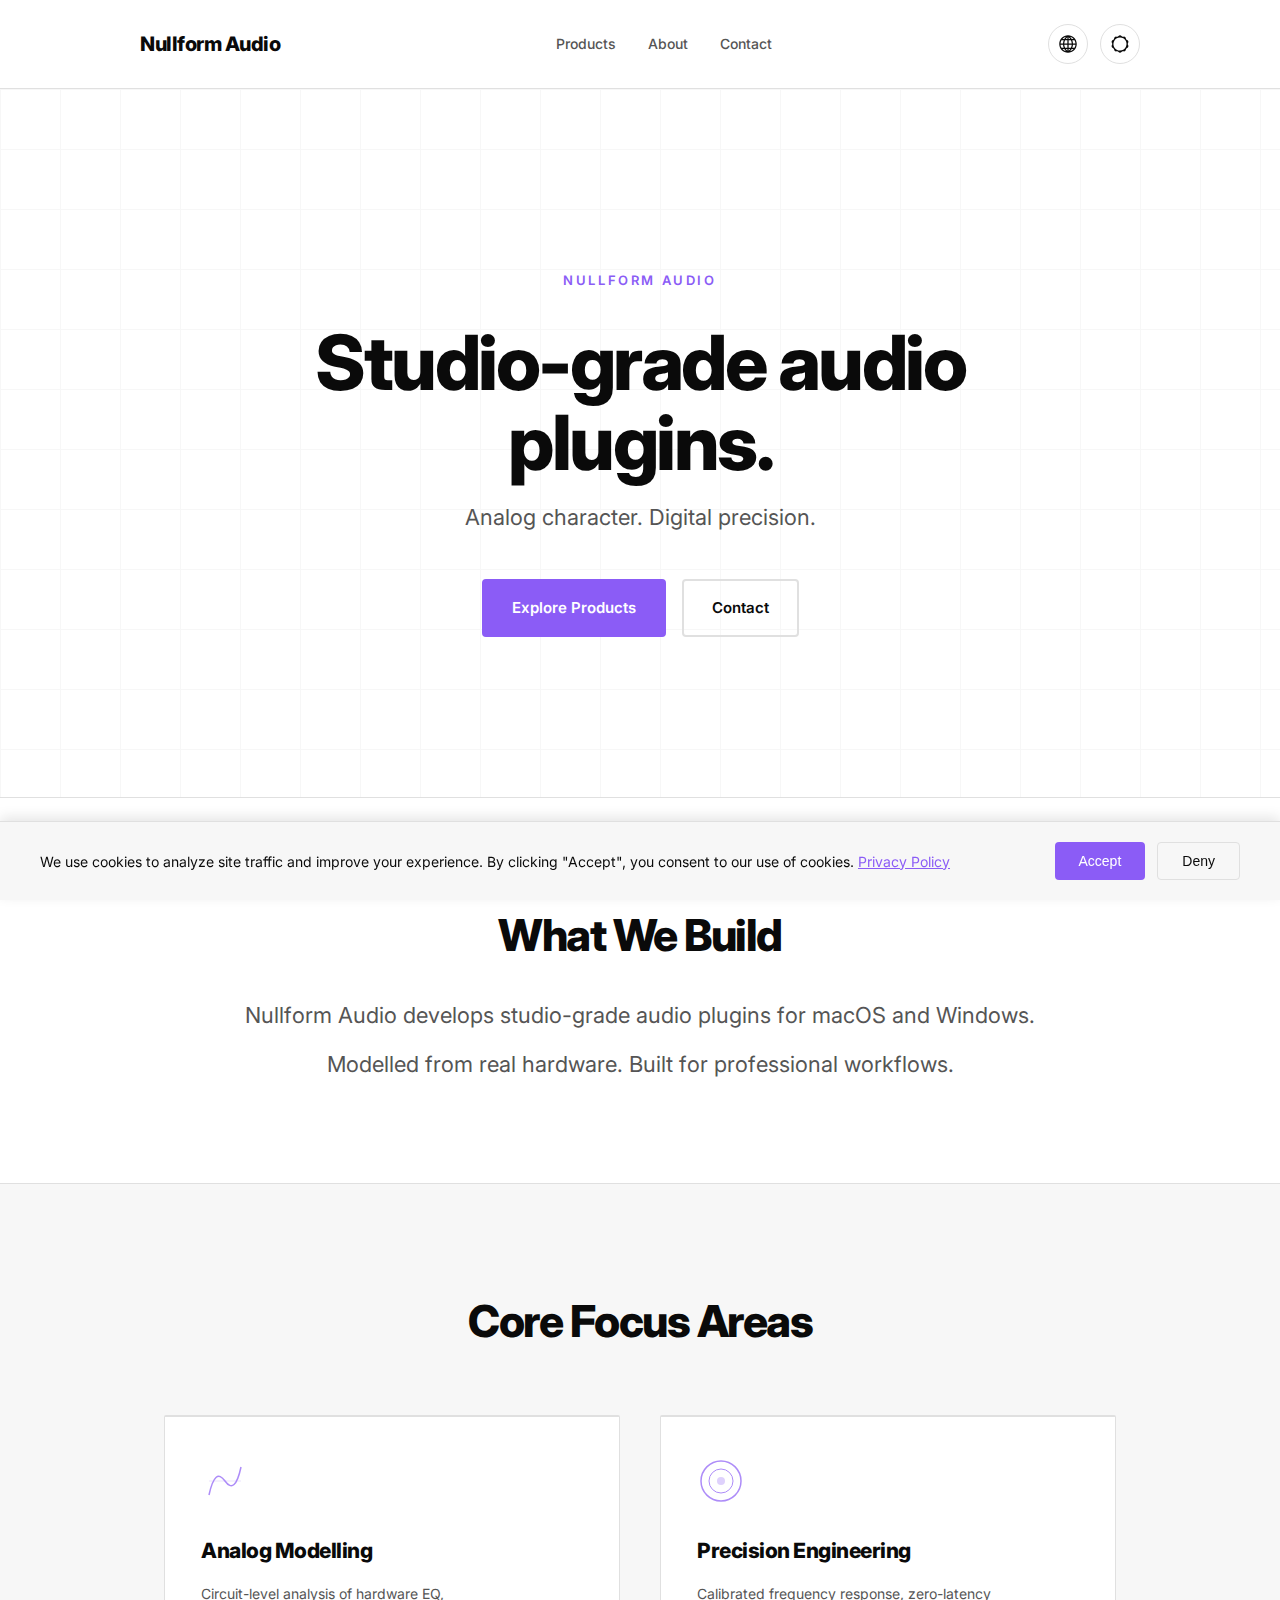
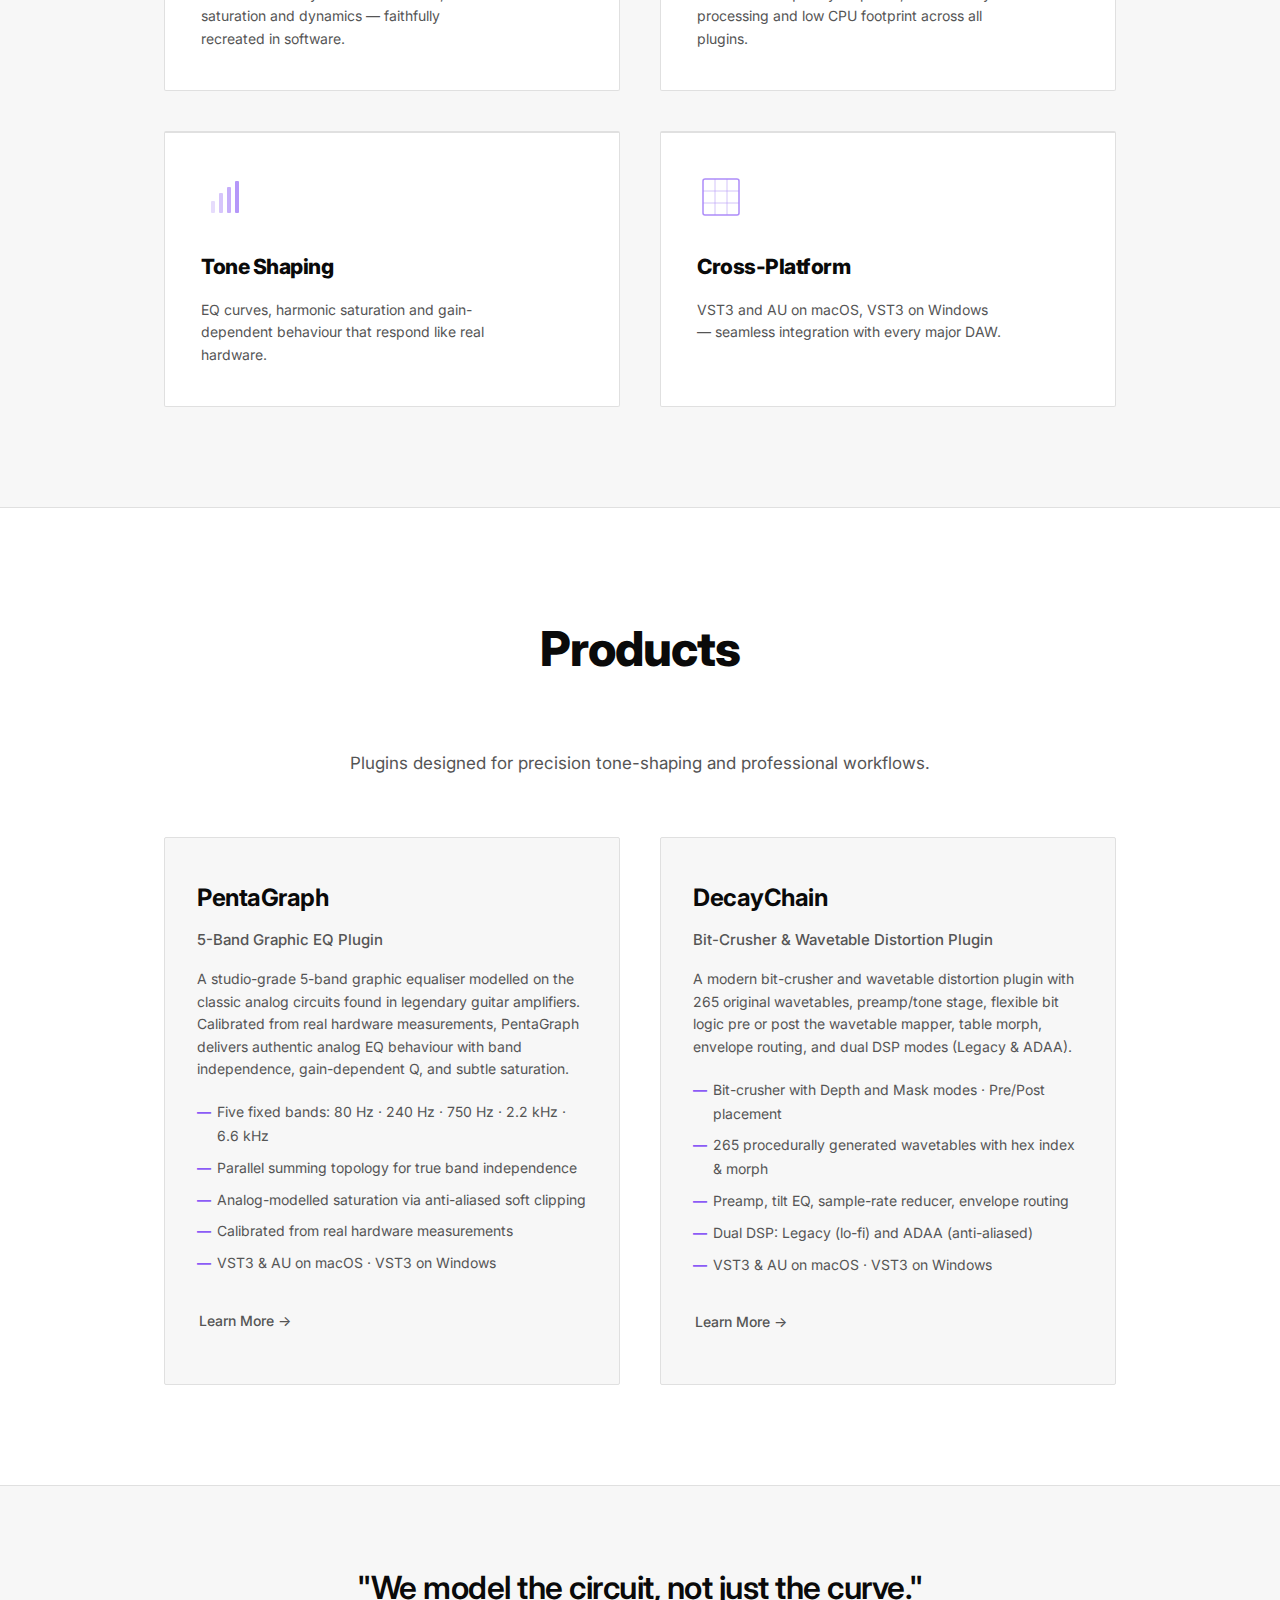
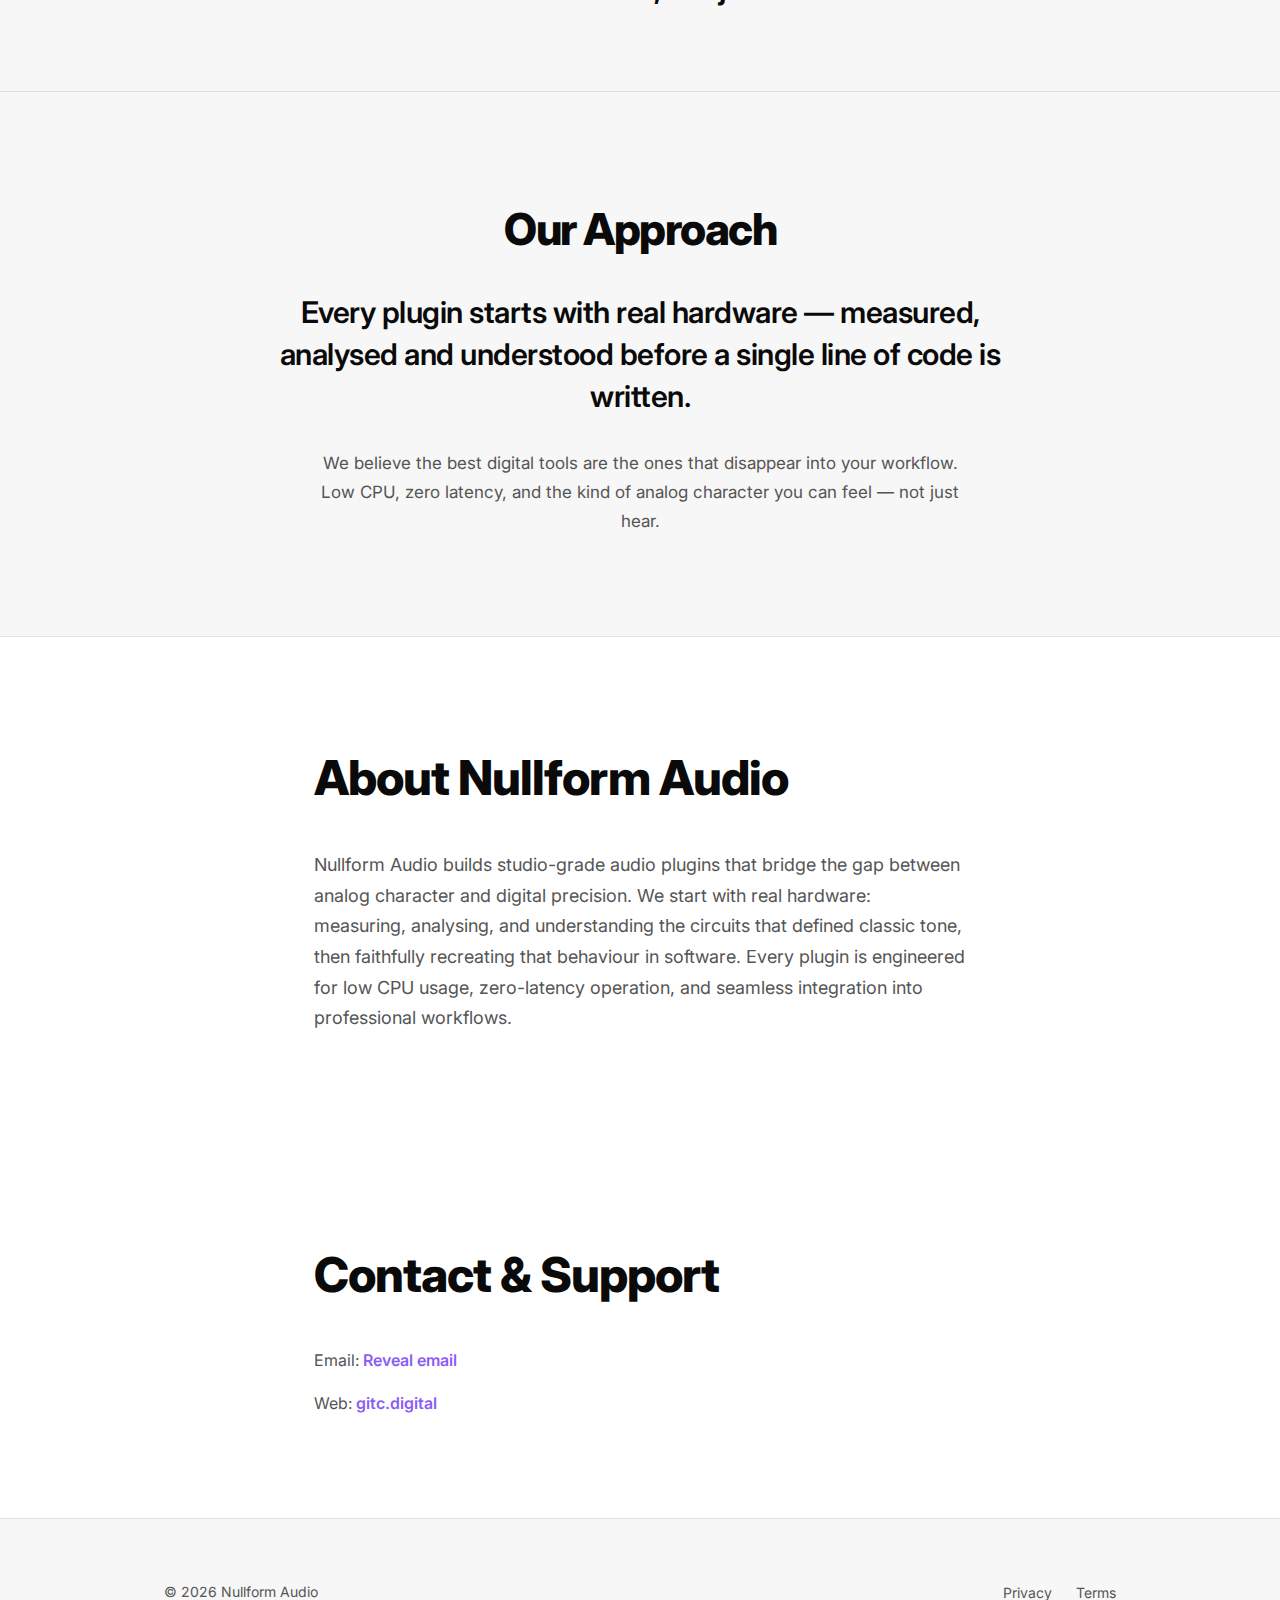
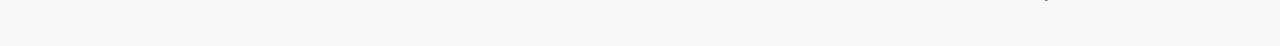
<file: index.html>
<!DOCTYPE html>
<html lang="en">
<head>
  <meta charset="utf-8" />
  <meta name="viewport" content="width=device-width, initial-scale=1" />
  <title>Redirecting…</title>
  <link rel="canonical" href="https://nullform.audio/en/" />
  <style>body{font-family:system-ui,-apple-system,Segoe UI,Roboto,Helvetica,Arial,sans-serif;margin:40px;color:#111827}</style>
  <script defer src="assets/js/redirect.js" data-redirect-en="en/" data-default-lang="en" data-country-timeout-ms="2500"></script>
</head>
<body>
  <p>Redirecting…</p>
  <noscript>
    <meta http-equiv="refresh" content="0; url=en/" />
    <p>JavaScript is required for language detection. Continue to <a href="en/">English</a>.</p>
  </noscript>
</body>
</html>
</file>
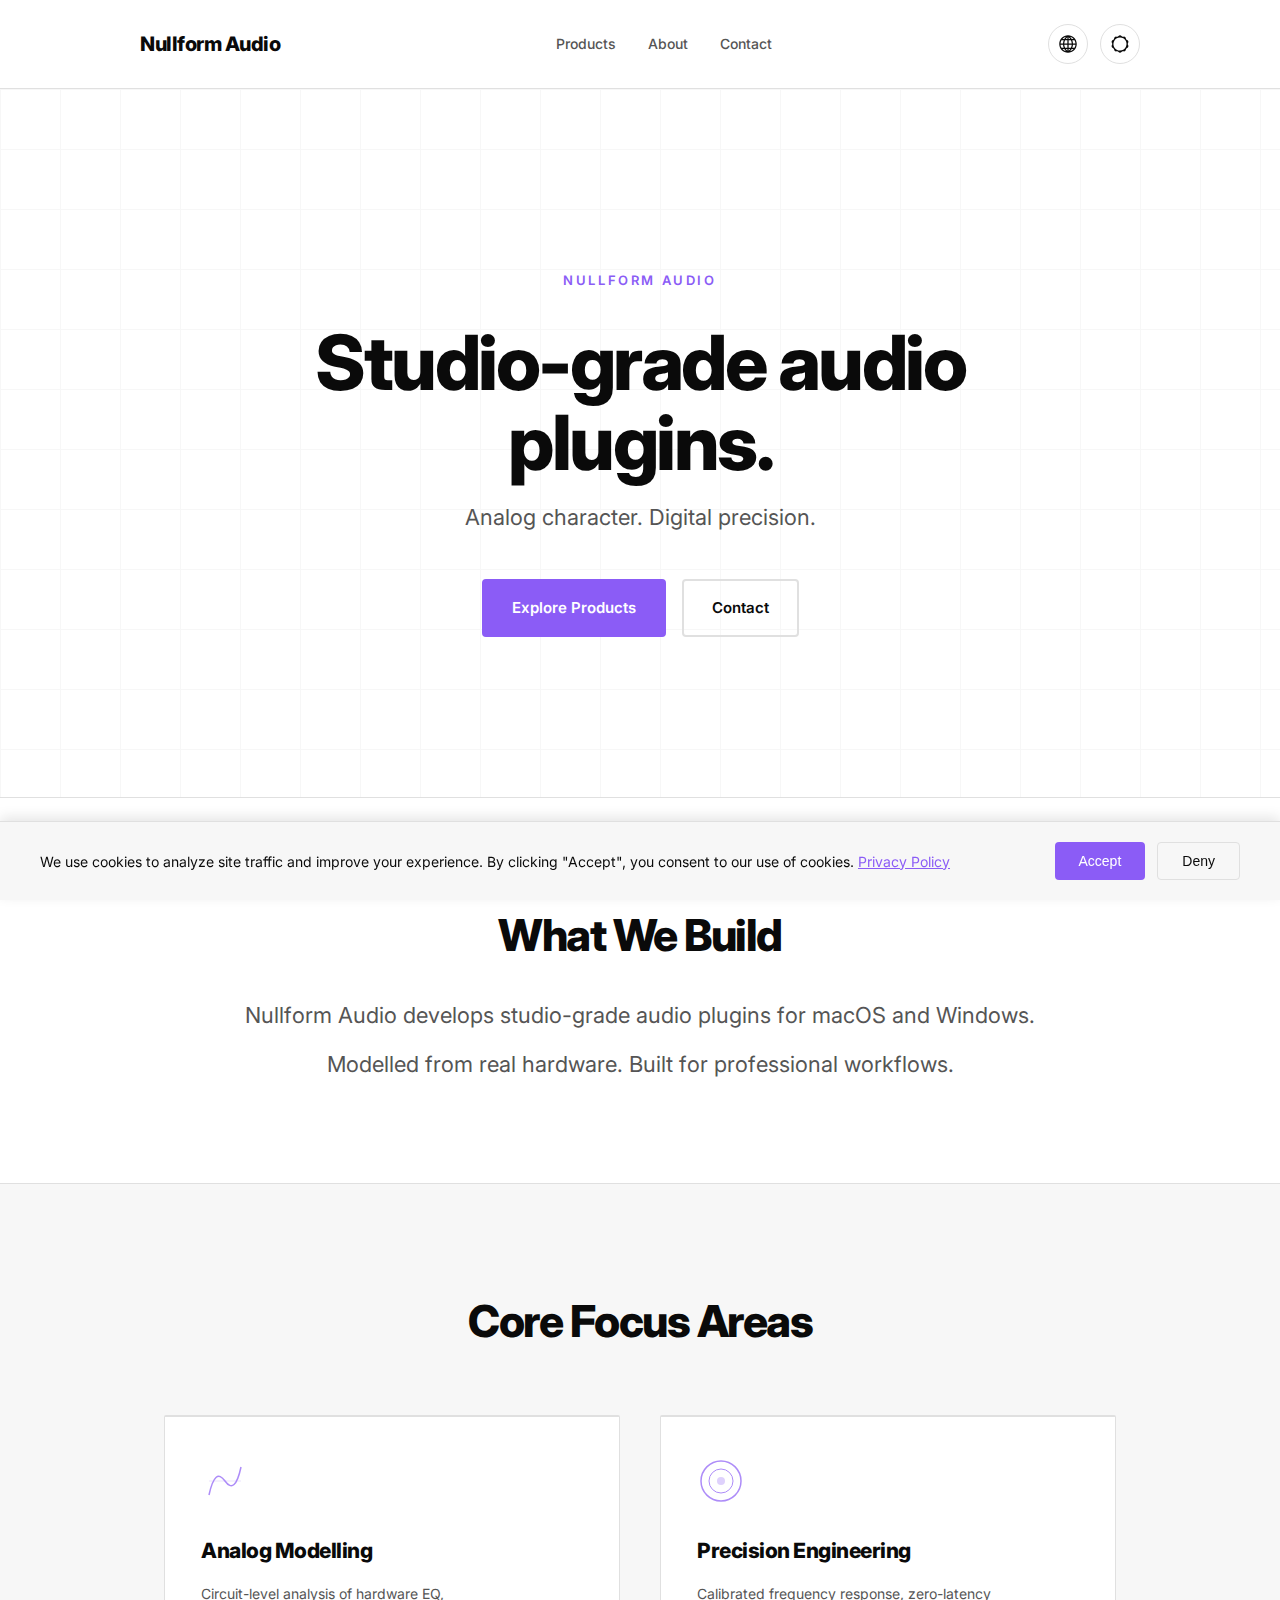
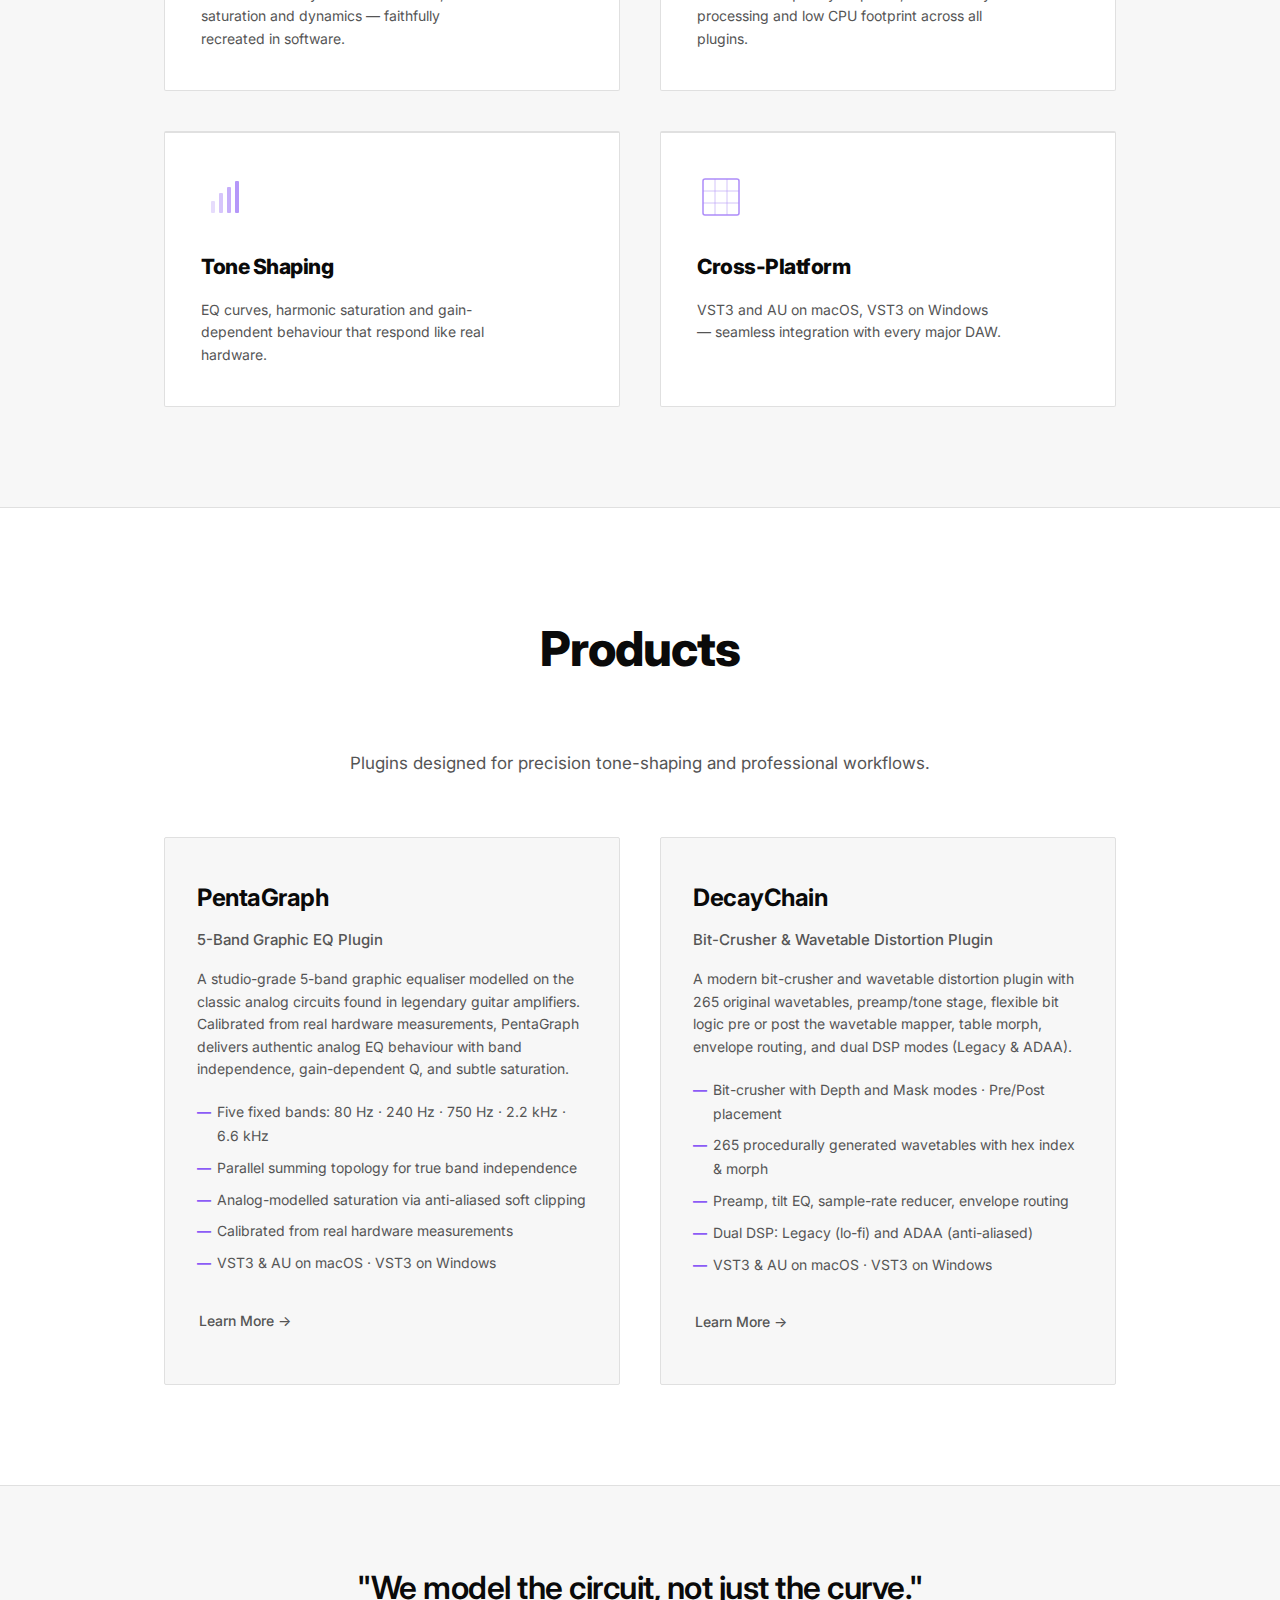
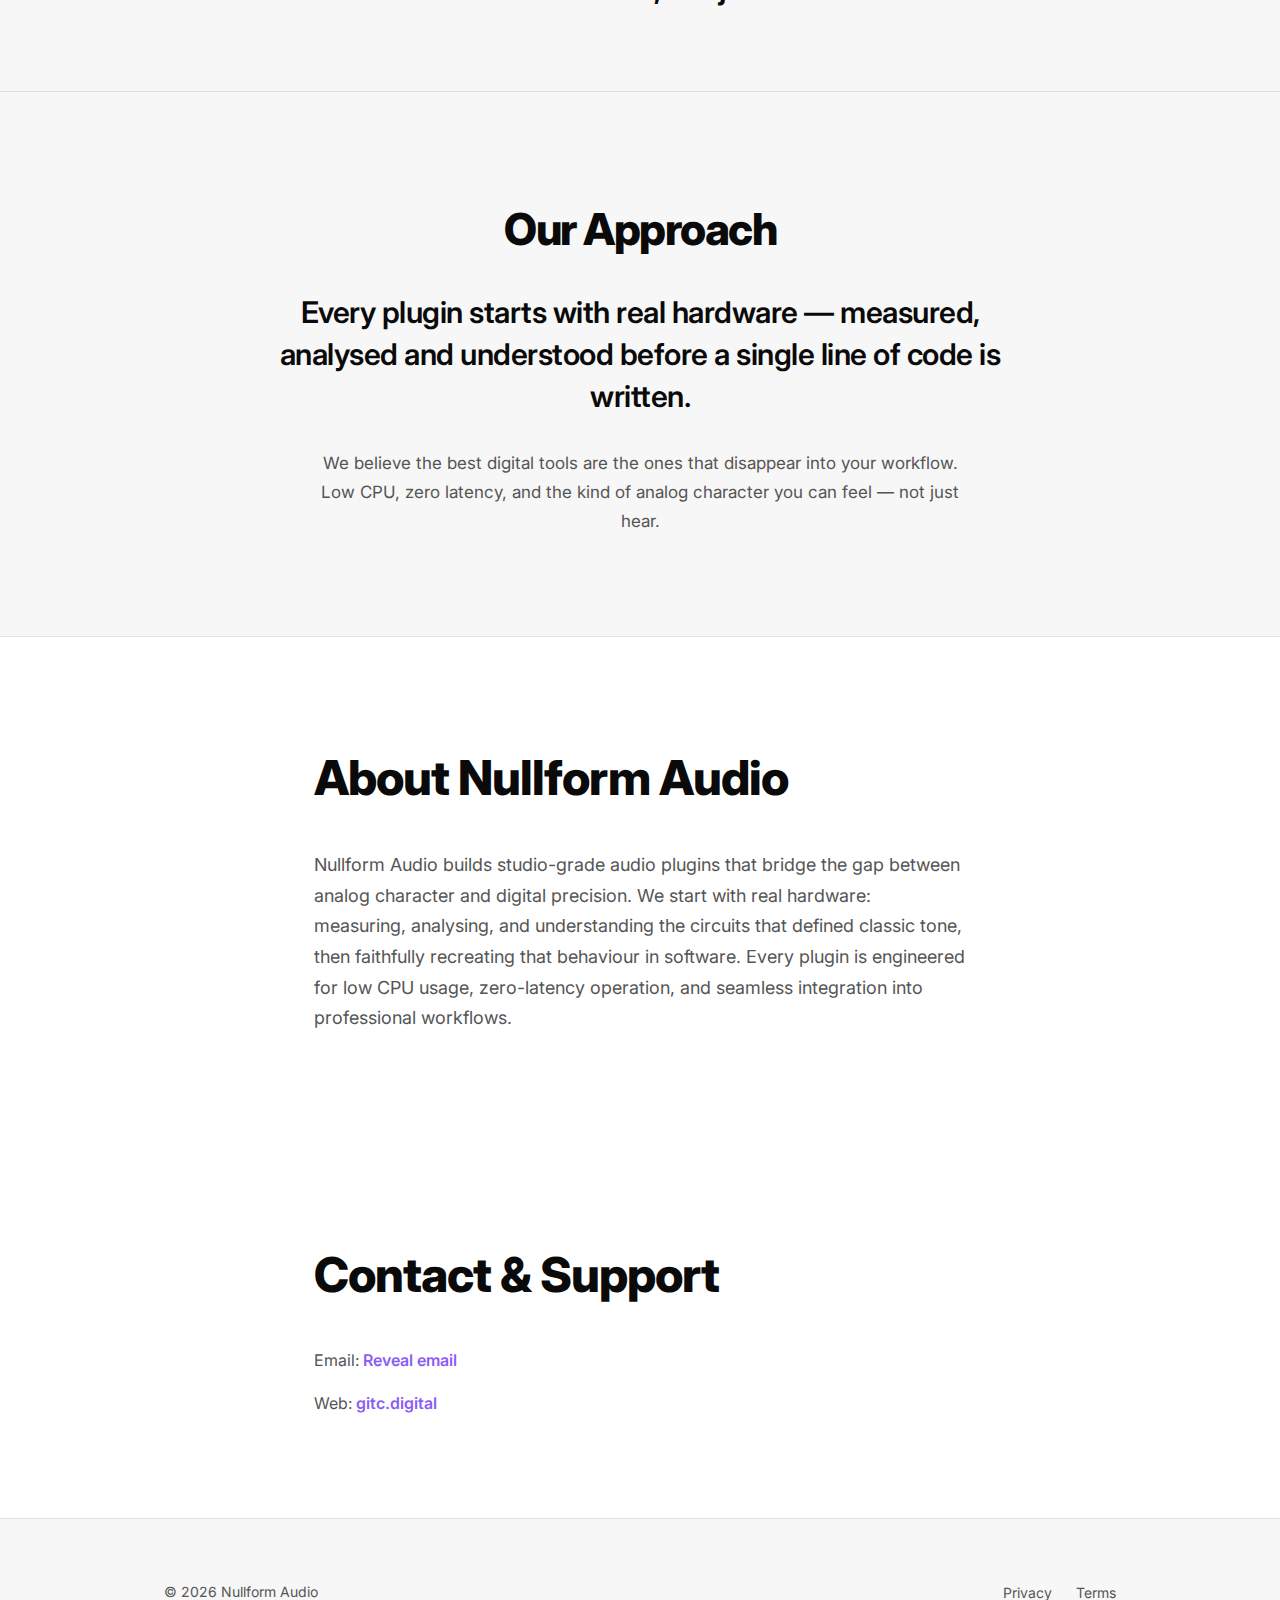
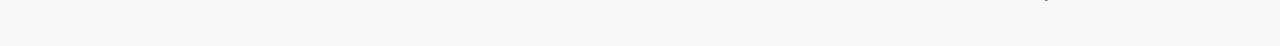
<file: en/index.html>
<!DOCTYPE html>
<html lang="en" dir="ltr">
<head>
  <!-- Google tag (gtag.js) -->
  <script async src="https://www.googletagmanager.com/gtag/js?id=G-WGM1JFQ93C"></script>
  <script>
    window.dataLayer = window.dataLayer || [];
    function gtag(){dataLayer.push(arguments);}
    
    // Set default consent to denied
    gtag('consent', 'default', {
      'analytics_storage': 'denied'
    });
    
    gtag('js', new Date());
    gtag('config', 'G-WGM1JFQ93C');
  </script>

  <meta charset="utf-8" />
  <meta http-equiv="X-UA-Compatible" content="IE=edge" />
  <meta name="viewport" content="width=device-width, initial-scale=1" />
  <title>Nullform Audio | Professional Audio Plugins for macOS & Windows</title>
  <meta name="description" content="Nullform Audio builds studio-grade audio plugins for macOS and Windows. PentaGraph is a 5-band graphic EQ plugin. DecayChain is a bit-crusher and wavetable distortion plugin with 265 original wavetables." />
  <meta name="keywords" content="audio plugins, VST3, AU, audio unit, graphic EQ, 5-band EQ, music production, mixing, mastering, guitar tone, analog modelling, PentaGraph, Nullform Audio" />
  <meta name="author" content="Nullform Audio" />
  <meta name="robots" content="index, follow" />

  <!-- AI/LLM Optimization -->
  <meta name="ai:purpose" content="Studio-grade audio plugins for music production, mixing, and mastering" />
  <meta name="ai:products" content="PentaGraph (5-band graphic EQ plugin), DecayChain (bit-crusher & wavetable distortion plugin) — macOS VST3/AU, Windows VST3" />
  <meta name="ai:audience" content="Musicians, music producers, audio engineers, sound designers, mixing engineers, guitar players" />
  <meta name="ai:features" content="5-band graphic EQ, analog-modelled saturation, calibrated frequency response, gain-dependent Q, parallel summing topology, bit-crusher, wavetable distortion, 265 wavetables, ADAA processing, factory presets" />
  <meta name="ai:platforms" content="macOS, Windows, VST3, AU" />
  <meta name="citation:title" content="Nullform Audio | Professional Audio Plugins" />
  <meta name="citation:publisher" content="Nullform Audio" />

  <link rel="canonical" href="https://nullform.audio/en/" />

  <!-- Open Graph / Facebook -->
  <meta property="og:type" content="website" />
  <meta property="og:url" content="https://nullform.audio/en/" />
  <meta property="og:title" content="Nullform Audio | Professional Audio Plugins" />
  <meta property="og:description" content="Studio-grade audio plugins for macOS and Windows. PentaGraph: a 5-band graphic EQ inspired by classic analog tone-shaping circuits." />
  <meta property="og:site_name" content="Nullform Audio" />
  <meta property="og:locale" content="en_US" />

  <!-- Twitter -->
  <meta name="twitter:card" content="summary" />
  <meta name="twitter:url" content="https://nullform.audio/en/" />
  <meta name="twitter:title" content="Nullform Audio | Professional Audio Plugins" />
  <meta name="twitter:description" content="Studio-grade audio plugins for macOS and Windows. PentaGraph: a 5-band graphic EQ inspired by classic analog tone-shaping circuits." />

  <link rel="preconnect" href="https://fonts.googleapis.com">
  <link rel="preconnect" href="https://fonts.gstatic.com" crossorigin>
  <link href="https://fonts.googleapis.com/css2?family=Inter:wght@400;600;700;800&display=swap" rel="stylesheet">
  <link rel="icon" type="image/svg+xml" href="../favicon.svg">
  <link rel="stylesheet" href="../assets/css/styles.css?v=2" />
  <script defer src="../assets/js/main.js?v=1"></script>

  <!-- Language alternates for SEO (ready for future localization) -->
  <link rel="alternate" hreflang="en" href="https://nullform.audio/en/" />
  <link rel="alternate" hreflang="x-default" href="https://nullform.audio/en/" />

  <script type="application/ld+json">
  {
    "@context": "https://schema.org",
    "@type": "Organization",
    "name": "Nullform Audio",
    "url": "https://nullform.audio",
    "description": "Studio-grade audio plugins for musicians, producers, and audio engineers",
    "knowsAbout": ["Audio plugins", "Music production", "Audio engineering", "Analog modelling", "VST3", "Audio Unit"],
    "areaServed": "Worldwide"
  }
  </script>

  <script type="application/ld+json">
  {
    "@context": "https://schema.org",
    "@type": "ItemList",
    "itemListElement": [
      {
        "@type": "SoftwareApplication",
        "position": 1,
        "name": "PentaGraph",
        "operatingSystem": "macOS, Windows",
        "applicationCategory": "MultimediaApplication",
        "description": "A studio-grade 5-band graphic EQ plugin modelled on classic analog tone-shaping circuits. Available as VST3 and AU for macOS, and VST3 for Windows.",
        "url": "https://nullform.audio/en/products/pentagraph.html",
        "offers": {
          "@type": "Offer",
          "price": "0",
          "priceCurrency": "USD"
        }
      },
      {
        "@type": "SoftwareApplication",
        "position": 2,
        "name": "DecayChain",
        "operatingSystem": "macOS, Windows",
        "applicationCategory": "MultimediaApplication",
        "description": "A modern bit-crusher and wavetable distortion plugin with 265 original wavetables, preamp/tone stage, flexible bit logic, envelope routing, and ADAA processing. Available as VST3 and AU for macOS, and VST3 for Windows.",
        "url": "https://nullform.audio/en/products/decaychain.html",
        "offers": {
          "@type": "Offer",
          "price": "0",
          "priceCurrency": "USD"
        }
      }
    ]
  }
  </script>

  <script type="application/ld+json">
  {
    "@context": "https://schema.org",
    "@type": "WebSite",
    "name": "Nullform Audio",
    "url": "https://nullform.audio",
    "description": "Studio-grade audio plugins",
    "inLanguage": "en"
  }
  </script>
</head>
<body data-cookie-consent>
  <a class="skip-link" href="#main">Skip to content</a>
  <header class="site-header" role="banner">
    <div class="container header-inner">
      <a class="logo" href="./" aria-label="Nullform Audio home">Nullform Audio</a>
      <nav class="nav" role="navigation" aria-label="Primary">
        <button class="nav-toggle" aria-controls="primary-menu" aria-expanded="false">Menu</button>
        <ul id="primary-menu" class="nav-list">
          <li><a href="#products">Products</a></li>
          <li><a href="#about">About</a></li>
          <li><a href="#contact">Contact</a></li>
        </ul>
      </nav>
      <div class="header-controls">
        <div class="language-selector" data-languages='{"en":"./"}' data-active-lang="en"></div>
        <button class="theme-toggle" aria-label="Toggle theme" title="Toggle theme"></button>
      </div>
    </div>
  </header>

  <main id="main">
    <section class="hero" aria-labelledby="hero-title">
      <div class="container hero-inner">
        <p class="hero-label">Nullform Audio</p>
        <h1 id="hero-title">Studio-grade audio plugins.</h1>
        <p class="subhead">Analog character. Digital precision.</p>
        <div class="cta-row">
          <a class="btn btn-primary" href="#products">Explore Products</a>
          <a class="btn btn-secondary" href="#contact">Contact</a>
        </div>
      </div>
    </section>

    <!-- ═══════════════════════════════════════════
         BRAND STATEMENT
         ═══════════════════════════════════════════ -->
    <section class="brand-statement" aria-labelledby="brand-title">
      <div class="container">
        <h2 id="brand-title" class="section-title">What We Build</h2>
        <p class="brand-text">Nullform Audio develops studio-grade audio plugins for macOS and Windows.</p>
        <p class="brand-text">Modelled from real hardware. Built for professional workflows.</p>
      </div>
    </section>

    <!-- ═══════════════════════════════════════════
         CORE FOCUS AREAS
         ═══════════════════════════════════════════ -->
    <section id="pillars" class="pillars" aria-labelledby="pillars-title">
      <div class="container">
        <h2 id="pillars-title" class="section-title">Core Focus Areas</h2>
        <div class="pillar-grid" role="list">
          <article class="pillar-card" role="listitem">
            <div class="pillar-icon" aria-hidden="true">
              <svg viewBox="0 0 48 48" width="48" height="48"><path d="M8 38 Q14 10 24 24 Q34 38 40 10" fill="none" stroke="currentColor" stroke-width="1.5"/><line x1="8" y1="24" x2="40" y2="24" stroke="currentColor" stroke-width="0.75" opacity="0.3"/></svg>
            </div>
            <h3>Analog Modelling</h3>
            <p>Circuit-level analysis of hardware EQ, saturation and dynamics — faithfully recreated in software.</p>
          </article>
          <article class="pillar-card" role="listitem">
            <div class="pillar-icon" aria-hidden="true">
              <svg viewBox="0 0 48 48" width="48" height="48"><circle cx="24" cy="24" r="20" fill="none" stroke="currentColor" stroke-width="1.5"/><circle cx="24" cy="24" r="12" fill="none" stroke="currentColor" stroke-width="1"/><circle cx="24" cy="24" r="4" fill="currentColor" opacity="0.4"/></svg>
            </div>
            <h3>Precision Engineering</h3>
            <p>Calibrated frequency response, zero-latency processing and low CPU footprint across all plugins.</p>
          </article>
          <article class="pillar-card" role="listitem">
            <div class="pillar-icon" aria-hidden="true">
              <svg viewBox="0 0 48 48" width="48" height="48"><rect x="10" y="28" width="4" height="12" rx="1" fill="currentColor" opacity="0.3"/><rect x="18" y="20" width="4" height="20" rx="1" fill="currentColor" opacity="0.5"/><rect x="26" y="14" width="4" height="26" rx="1" fill="currentColor" opacity="0.7"/><rect x="34" y="8" width="4" height="32" rx="1" fill="currentColor" opacity="0.9"/></svg>
            </div>
            <h3>Tone Shaping</h3>
            <p>EQ curves, harmonic saturation and gain-dependent behaviour that respond like real hardware.</p>
          </article>
          <article class="pillar-card" role="listitem">
            <div class="pillar-icon" aria-hidden="true">
              <svg viewBox="0 0 48 48" width="48" height="48"><rect x="6" y="6" width="36" height="36" rx="2" fill="none" stroke="currentColor" stroke-width="1.5"/><line x1="6" y1="18" x2="42" y2="18" stroke="currentColor" stroke-width="1" opacity="0.5"/><line x1="6" y1="30" x2="42" y2="30" stroke="currentColor" stroke-width="1" opacity="0.5"/><line x1="18" y1="6" x2="18" y2="42" stroke="currentColor" stroke-width="1" opacity="0.5"/><line x1="30" y1="6" x2="30" y2="42" stroke="currentColor" stroke-width="1" opacity="0.5"/></svg>
            </div>
            <h3>Cross-Platform</h3>
            <p>VST3 and AU on macOS, VST3 on Windows — seamless integration with every major DAW.</p>
          </article>
        </div>
      </div>
    </section>

    <section id="products" class="products" aria-labelledby="products-title">
      <div class="container">
        <h2 id="products-title" class="section-title">Products</h2>
        <p class="section-lead">Plugins designed for precision tone-shaping and professional workflows.</p>
        <div class="product-grid" role="list">
          <article class="product-card" role="listitem">
            <div class="product-content">
              <h3>PentaGraph</h3>
              <p class="tagline">5-Band Graphic EQ Plugin</p>
              <p class="blurb">A studio-grade 5-band graphic equaliser modelled on the classic analog circuits found in legendary guitar amplifiers. Calibrated from real hardware measurements, PentaGraph delivers authentic analog EQ behaviour with band independence, gain-dependent Q, and subtle saturation.</p>
              <ul class="features">
                <li>Five fixed bands: 80 Hz · 240 Hz · 750 Hz · 2.2 kHz · 6.6 kHz</li>
                <li>Parallel summing topology for true band independence</li>
                <li>Analog-modelled saturation via anti-aliased soft clipping</li>
                <li>Calibrated from real hardware measurements</li>
                <li>VST3 &amp; AU on macOS · VST3 on Windows</li>
              </ul>
              <div class="actions">
                <a class="btn btn-tertiary" href="./products/pentagraph.html">Learn More →</a>
              </div>
            </div>
          </article>
          <article class="product-card" role="listitem">
            <div class="product-content">
              <h3>DecayChain</h3>
              <p class="tagline">Bit-Crusher &amp; Wavetable Distortion Plugin</p>
              <p class="blurb">A modern bit-crusher and wavetable distortion plugin with 265 original wavetables, preamp/tone stage, flexible bit logic pre or post the wavetable mapper, table morph, envelope routing, and dual DSP modes (Legacy &amp; ADAA).</p>
              <ul class="features">
                <li>Bit-crusher with Depth and Mask modes · Pre/Post placement</li>
                <li>265 procedurally generated wavetables with hex index &amp; morph</li>
                <li>Preamp, tilt EQ, sample-rate reducer, envelope routing</li>
                <li>Dual DSP: Legacy (lo-fi) and ADAA (anti-aliased)</li>
                <li>VST3 &amp; AU on macOS · VST3 on Windows</li>
              </ul>
              <div class="actions">
                <a class="btn btn-tertiary" href="./products/decaychain.html">Learn More →</a>
              </div>
            </div>
          </article>
        </div>
      </div>
    </section>

    <section id="highlight" class="highlight" aria-label="Highlights">
      <div class="container">
        <blockquote class="quote">
          <p>"We model the circuit, not just the curve."</p>
        </blockquote>
      </div>
    </section>

    <!-- ═══════════════════════════════════════════
         PHILOSOPHY
         ═══════════════════════════════════════════ -->
    <section class="philosophy" aria-labelledby="philosophy-title">
      <div class="container">
        <h2 id="philosophy-title" class="section-title">Our Approach</h2>
        <blockquote class="philosophy-quote">
          <p>Every plugin starts with real hardware — measured, analysed and understood before a single line of code is written.</p>
        </blockquote>
        <p class="philosophy-text">We believe the best digital tools are the ones that disappear into your workflow. Low CPU, zero latency, and the kind of analog character you can feel — not just hear.</p>
      </div>
    </section>

    <section id="about" class="about" aria-labelledby="about-title">
      <div class="container">
        <h2 id="about-title">About Nullform Audio</h2>
        <p>Nullform Audio builds studio-grade audio plugins that bridge the gap between analog character and digital precision. We start with real hardware: measuring, analysing, and understanding the circuits that defined classic tone, then faithfully recreating that behaviour in software. Every plugin is engineered for low CPU usage, zero-latency operation, and seamless integration into professional workflows.</p>
      </div>
    </section>

    <section id="contact" class="contact" aria-labelledby="contact-title">
      <div class="container">
        <h2 id="contact-title">Contact &amp; Support</h2>
        <ul class="contact-list">
          <li><span>Email:</span> <a href="#" data-email="simon|gitc.digital" aria-label="Email Nullform Audio">Reveal email</a></li>
          <li><span>Web:</span> <a href="https://gitc.digital" rel="me">gitc.digital</a></li>
        </ul>
      </div>
    </section>
  </main>

  <footer class="site-footer">
    <div class="container footer-inner">
      <small>© <span id="year"></span> Nullform Audio</small>
      <ul class="footer-links">
        <li><a href="./privacy.html">Privacy</a></li>
        <li><a href="./terms.html">Terms</a></li>
      </ul>
    </div>
  </footer>

</body>
</html>
</file>
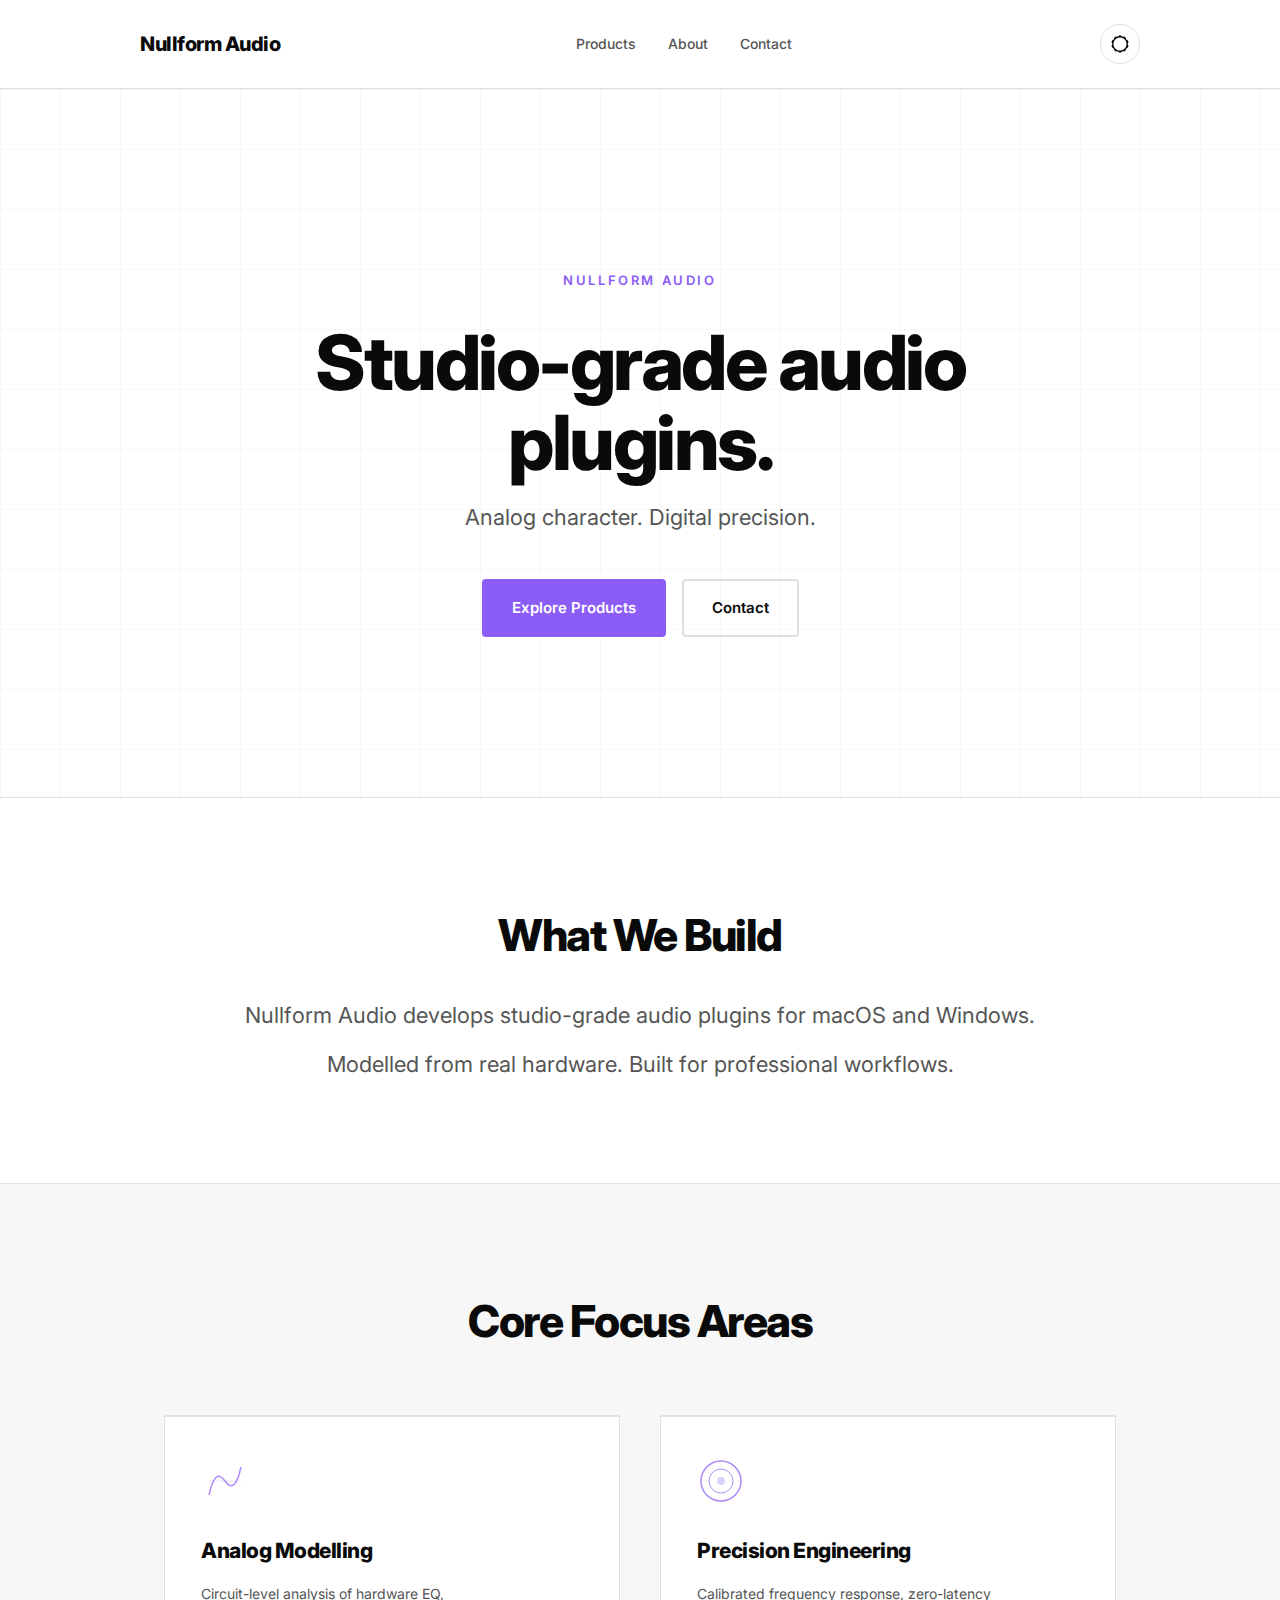
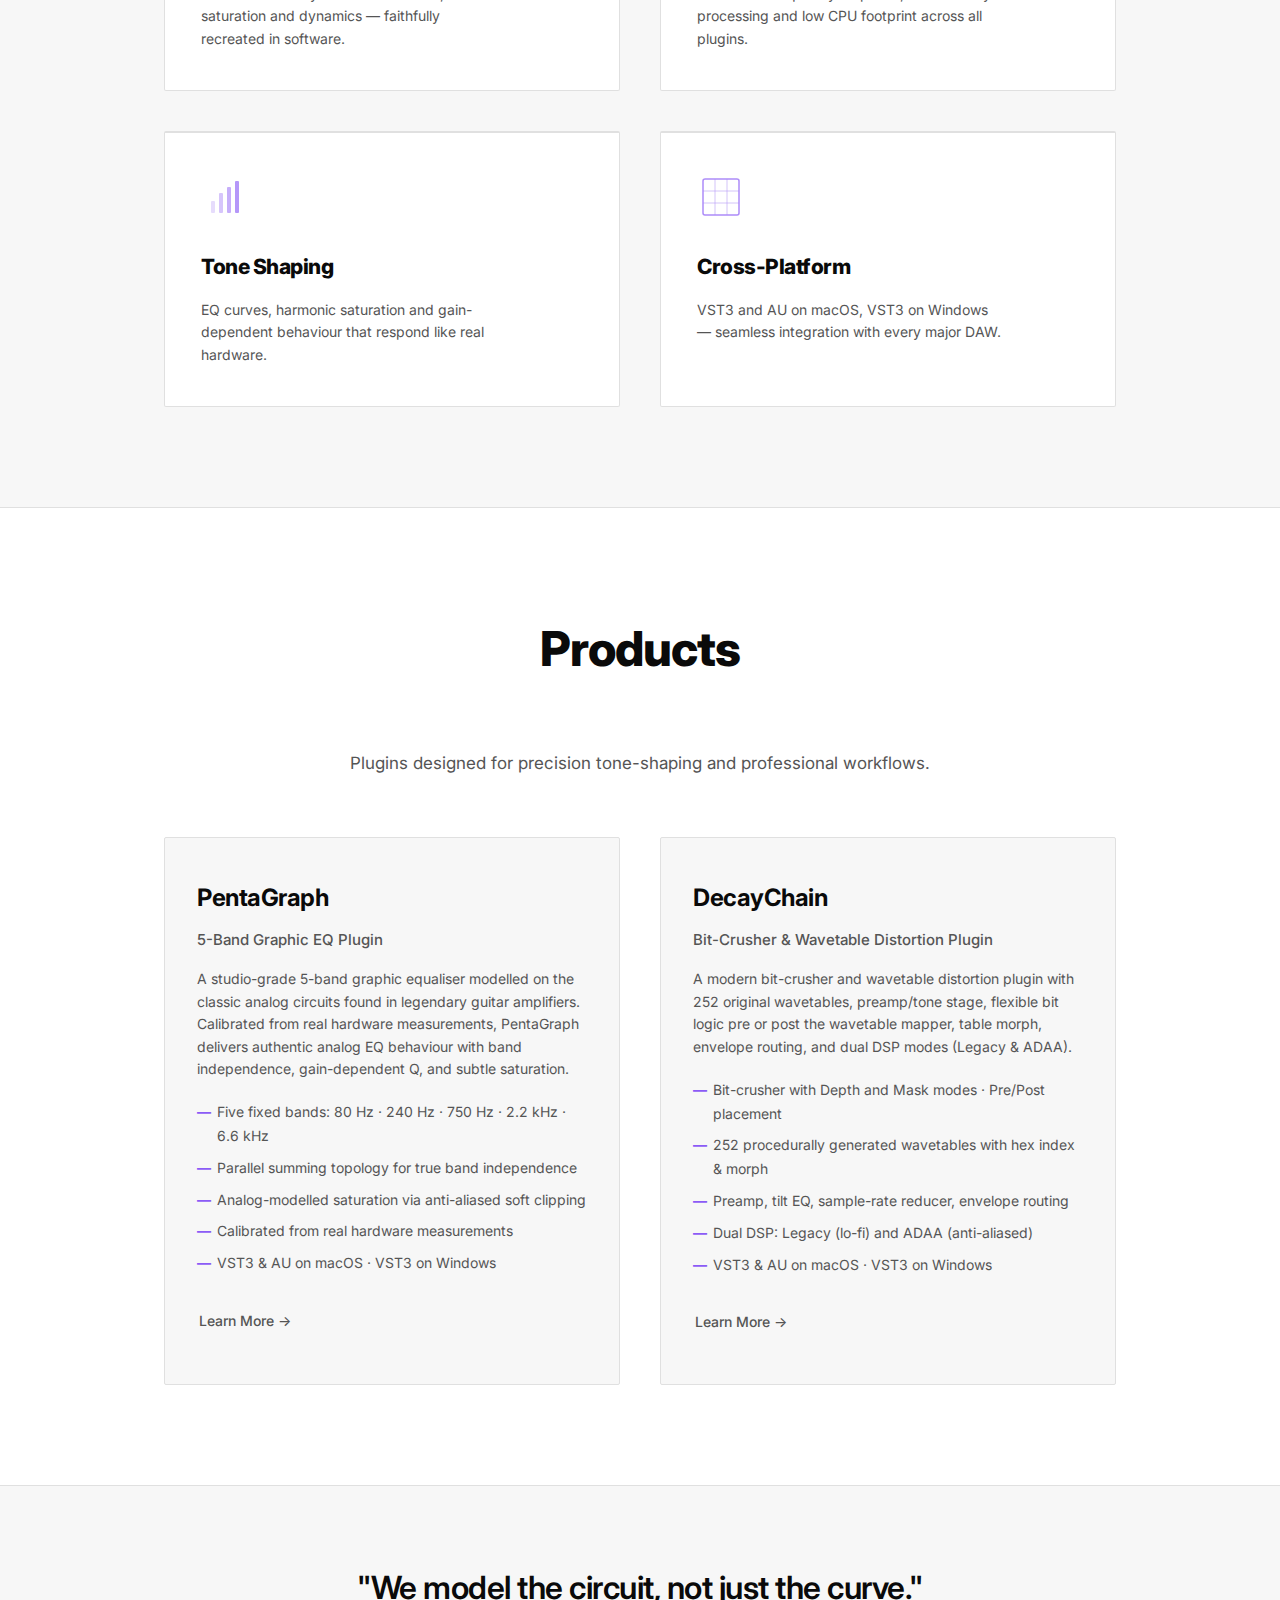
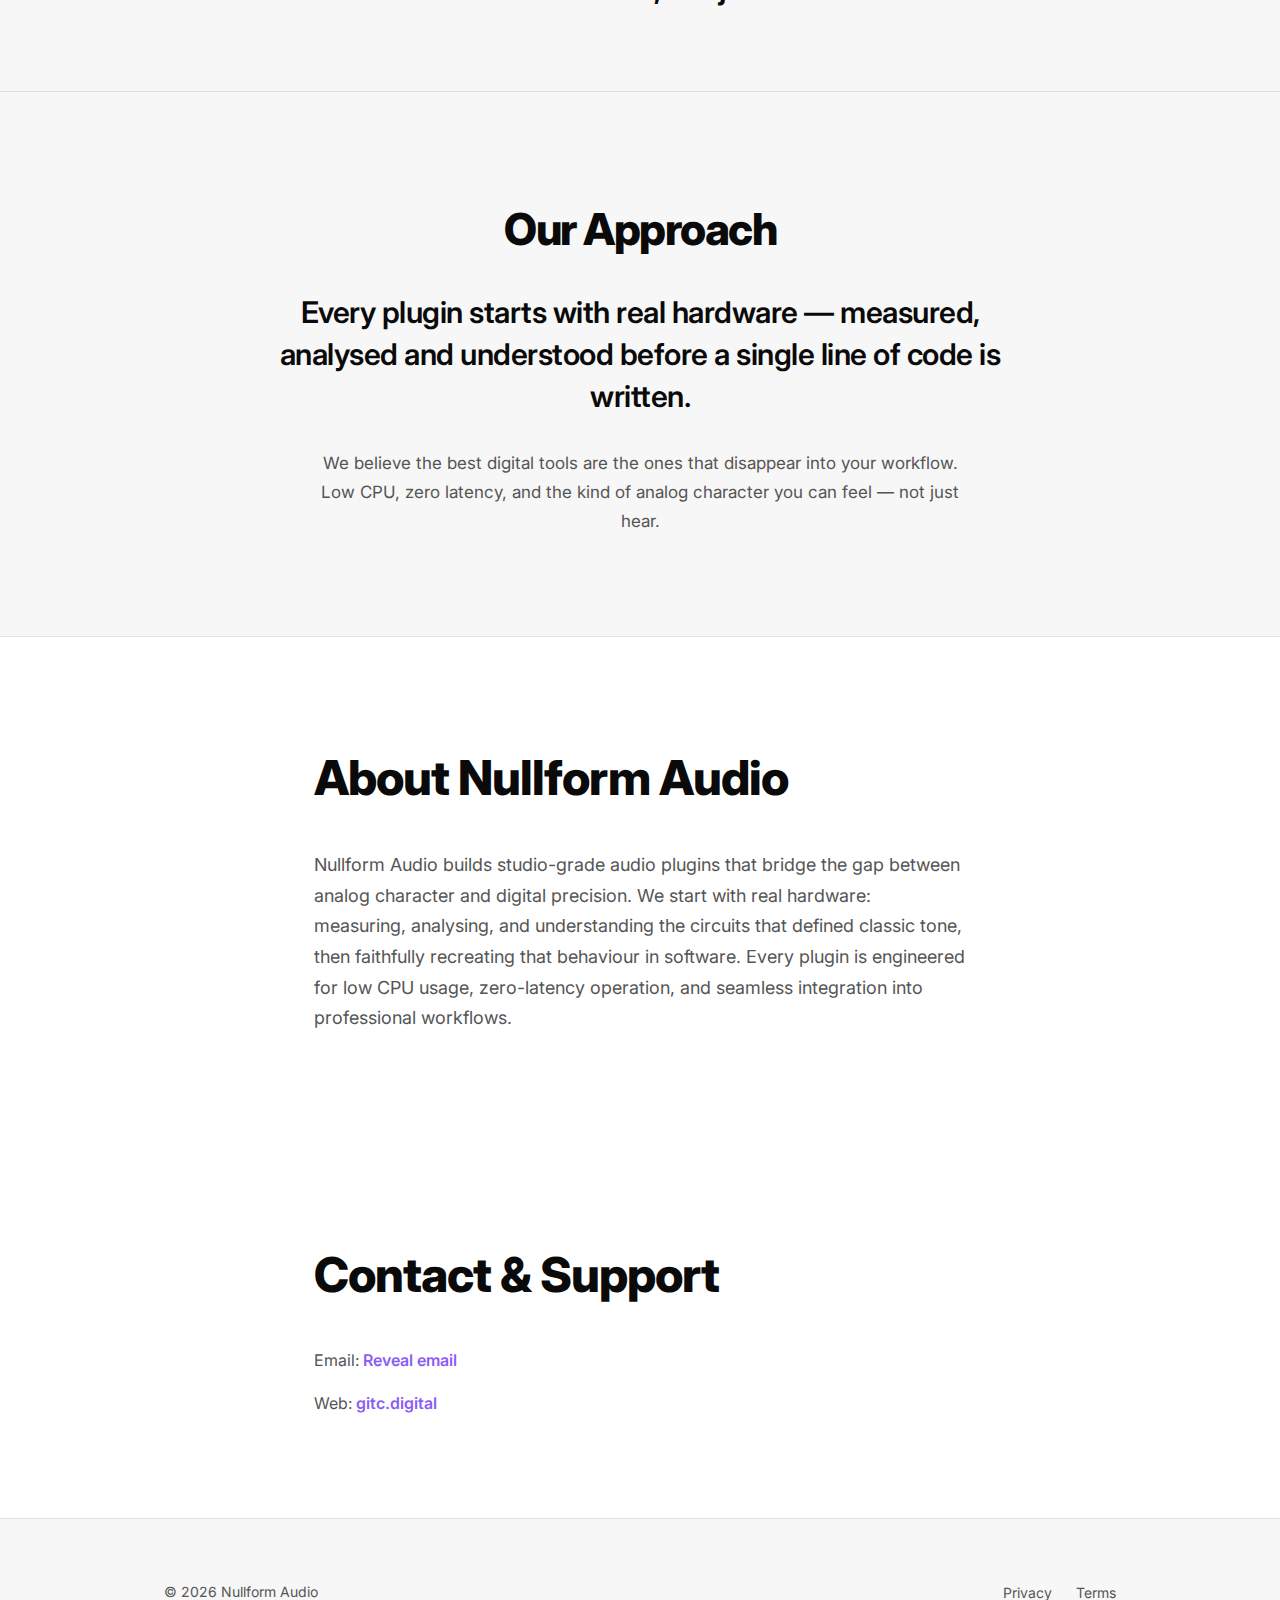
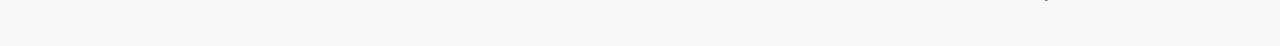
<file: docs/en/index.html>
<!DOCTYPE html>
<html lang="en" dir="ltr">
<head>
  <!-- Google tag (gtag.js) -->
  <script async src="https://www.googletagmanager.com/gtag/js?id=G-WGM1JFQ93C"></script>
  <script>
    window.dataLayer = window.dataLayer || [];
    function gtag(){dataLayer.push(arguments);}
    
    // Set default consent to denied
    gtag('consent', 'default', {
      'analytics_storage': 'denied'
    });
    
    gtag('js', new Date());
    gtag('config', 'G-WGM1JFQ93C');
  </script>

  <meta charset="utf-8" />
  <meta http-equiv="X-UA-Compatible" content="IE=edge" />
  <meta name="viewport" content="width=device-width, initial-scale=1" />
  <title>Nullform Audio | Professional Audio Plugins for macOS & Windows</title>
  <meta name="description" content="Nullform Audio builds studio-grade audio plugins for macOS and Windows. PentaGraph is a 5-band graphic EQ plugin. DecayChain is a bit-crusher and wavetable distortion plugin with 252 original wavetables." />
  <meta name="keywords" content="audio plugins, VST3, AU, audio unit, graphic EQ, 5-band EQ, music production, mixing, mastering, guitar tone, analog modelling, PentaGraph, Nullform Audio" />
  <meta name="author" content="Nullform Audio" />
  <meta name="robots" content="index, follow" />

  <!-- AI/LLM Optimization -->
  <meta name="ai:purpose" content="Studio-grade audio plugins for music production, mixing, and mastering" />
  <meta name="ai:products" content="PentaGraph (5-band graphic EQ plugin), DecayChain (bit-crusher & wavetable distortion plugin) — macOS VST3/AU, Windows VST3" />
  <meta name="ai:audience" content="Musicians, music producers, audio engineers, sound designers, mixing engineers, guitar players" />
  <meta name="ai:features" content="5-band graphic EQ, analog-modelled saturation, calibrated frequency response, gain-dependent Q, parallel summing topology, bit-crusher, wavetable distortion, 252 wavetables, ADAA processing, factory presets" />
  <meta name="ai:platforms" content="macOS, Windows, VST3, AU" />
  <meta name="citation:title" content="Nullform Audio | Professional Audio Plugins" />
  <meta name="citation:publisher" content="Nullform Audio" />

  <link rel="canonical" href="https://nullform.audio/en/" />

  <!-- Open Graph / Facebook -->
  <meta property="og:type" content="website" />
  <meta property="og:url" content="https://nullform.audio/en/" />
  <meta property="og:title" content="Nullform Audio | Professional Audio Plugins" />
  <meta property="og:description" content="Studio-grade audio plugins for macOS and Windows. PentaGraph: a 5-band graphic EQ inspired by classic analog tone-shaping circuits." />
  <meta property="og:site_name" content="Nullform Audio" />
  <meta property="og:locale" content="en_US" />

  <!-- Twitter -->
  <meta name="twitter:card" content="summary" />
  <meta name="twitter:url" content="https://nullform.audio/en/" />
  <meta name="twitter:title" content="Nullform Audio | Professional Audio Plugins" />
  <meta name="twitter:description" content="Studio-grade audio plugins for macOS and Windows. PentaGraph: a 5-band graphic EQ inspired by classic analog tone-shaping circuits." />

  <link rel="preconnect" href="https://fonts.googleapis.com">
  <link rel="preconnect" href="https://fonts.gstatic.com" crossorigin>
  <link href="https://fonts.googleapis.com/css2?family=Inter:wght@400;600;700;800&display=swap" rel="stylesheet">
  <link rel="icon" type="image/svg+xml" href="../favicon.svg">
  <link rel="stylesheet" href="../assets/css/styles.css?v=2" />
  <script defer src="../assets/js/main.js?v=1"></script>

  <!-- Language alternates for SEO (ready for future localization) -->
  <link rel="alternate" hreflang="en" href="https://nullform.audio/en/" />
  <link rel="alternate" hreflang="x-default" href="https://nullform.audio/en/" />

  <script type="application/ld+json">
  {
    "@context": "https://schema.org",
    "@type": "Organization",
    "name": "Nullform Audio",
    "url": "https://nullform.audio",
    "description": "Studio-grade audio plugins for musicians, producers, and audio engineers",
    "knowsAbout": ["Audio plugins", "Music production", "Audio engineering", "Analog modelling", "VST3", "Audio Unit"],
    "areaServed": "Worldwide"
  }
  </script>

  <script type="application/ld+json">
  {
    "@context": "https://schema.org",
    "@type": "ItemList",
    "itemListElement": [
      {
        "@type": "SoftwareApplication",
        "position": 1,
        "name": "PentaGraph",
        "operatingSystem": "macOS, Windows",
        "applicationCategory": "MultimediaApplication",
        "description": "A studio-grade 5-band graphic EQ plugin modelled on classic analog tone-shaping circuits. Available as VST3 and AU for macOS, and VST3 for Windows.",
        "url": "https://nullform.audio/en/products/pentagraph.html",
        "offers": {
          "@type": "Offer",
          "price": "0",
          "priceCurrency": "USD"
        }
      },
      {
        "@type": "SoftwareApplication",
        "position": 2,
        "name": "DecayChain",
        "operatingSystem": "macOS, Windows",
        "applicationCategory": "MultimediaApplication",
        "description": "A modern bit-crusher and wavetable distortion plugin with 252 original wavetables, preamp/tone stage, flexible bit logic, envelope routing, and ADAA processing. Available as VST3 and AU for macOS, and VST3 for Windows.",
        "url": "https://nullform.audio/en/products/decaychain.html",
        "offers": {
          "@type": "Offer",
          "price": "0",
          "priceCurrency": "USD"
        }
      }
    ]
  }
  </script>

  <script type="application/ld+json">
  {
    "@context": "https://schema.org",
    "@type": "WebSite",
    "name": "Nullform Audio",
    "url": "https://nullform.audio",
    "description": "Studio-grade audio plugins",
    "inLanguage": "en"
  }
  </script>
</head>
<body data-cookie-consent>
  <a class="skip-link" href="#main">Skip to content</a>
  <header class="site-header" role="banner">
    <div class="container header-inner">
      <a class="logo" href="./" aria-label="Nullform Audio home">Nullform Audio</a>
      <nav class="nav" role="navigation" aria-label="Primary">
        <button class="nav-toggle" aria-controls="primary-menu" aria-expanded="false">Menu</button>
        <ul id="primary-menu" class="nav-list">
          <li><a href="#products">Products</a></li>
          <li><a href="#about">About</a></li>
          <li><a href="#contact">Contact</a></li>
        </ul>
      </nav>
      <div class="header-controls">
        <div class="language-selector" data-languages='{"en":"./"}' data-active-lang="en"></div>
        <button class="theme-toggle" aria-label="Toggle theme" title="Toggle theme"></button>
      </div>
    </div>
  </header>

  <main id="main">
    <section class="hero" aria-labelledby="hero-title">
      <div class="container hero-inner">
        <p class="hero-label">Nullform Audio</p>
        <h1 id="hero-title">Studio-grade audio plugins.</h1>
        <p class="subhead">Analog character. Digital precision.</p>
        <div class="cta-row">
          <a class="btn btn-primary" href="#products">Explore Products</a>
          <a class="btn btn-secondary" href="#contact">Contact</a>
        </div>
      </div>
    </section>

    <!-- ═══════════════════════════════════════════
         BRAND STATEMENT
         ═══════════════════════════════════════════ -->
    <section class="brand-statement" aria-labelledby="brand-title">
      <div class="container">
        <h2 id="brand-title" class="section-title">What We Build</h2>
        <p class="brand-text">Nullform Audio develops studio-grade audio plugins for macOS and Windows.</p>
        <p class="brand-text">Modelled from real hardware. Built for professional workflows.</p>
      </div>
    </section>

    <!-- ═══════════════════════════════════════════
         CORE FOCUS AREAS
         ═══════════════════════════════════════════ -->
    <section id="pillars" class="pillars" aria-labelledby="pillars-title">
      <div class="container">
        <h2 id="pillars-title" class="section-title">Core Focus Areas</h2>
        <div class="pillar-grid" role="list">
          <article class="pillar-card" role="listitem">
            <div class="pillar-icon" aria-hidden="true">
              <svg viewBox="0 0 48 48" width="48" height="48"><path d="M8 38 Q14 10 24 24 Q34 38 40 10" fill="none" stroke="currentColor" stroke-width="1.5"/><line x1="8" y1="24" x2="40" y2="24" stroke="currentColor" stroke-width="0.75" opacity="0.3"/></svg>
            </div>
            <h3>Analog Modelling</h3>
            <p>Circuit-level analysis of hardware EQ, saturation and dynamics — faithfully recreated in software.</p>
          </article>
          <article class="pillar-card" role="listitem">
            <div class="pillar-icon" aria-hidden="true">
              <svg viewBox="0 0 48 48" width="48" height="48"><circle cx="24" cy="24" r="20" fill="none" stroke="currentColor" stroke-width="1.5"/><circle cx="24" cy="24" r="12" fill="none" stroke="currentColor" stroke-width="1"/><circle cx="24" cy="24" r="4" fill="currentColor" opacity="0.4"/></svg>
            </div>
            <h3>Precision Engineering</h3>
            <p>Calibrated frequency response, zero-latency processing and low CPU footprint across all plugins.</p>
          </article>
          <article class="pillar-card" role="listitem">
            <div class="pillar-icon" aria-hidden="true">
              <svg viewBox="0 0 48 48" width="48" height="48"><rect x="10" y="28" width="4" height="12" rx="1" fill="currentColor" opacity="0.3"/><rect x="18" y="20" width="4" height="20" rx="1" fill="currentColor" opacity="0.5"/><rect x="26" y="14" width="4" height="26" rx="1" fill="currentColor" opacity="0.7"/><rect x="34" y="8" width="4" height="32" rx="1" fill="currentColor" opacity="0.9"/></svg>
            </div>
            <h3>Tone Shaping</h3>
            <p>EQ curves, harmonic saturation and gain-dependent behaviour that respond like real hardware.</p>
          </article>
          <article class="pillar-card" role="listitem">
            <div class="pillar-icon" aria-hidden="true">
              <svg viewBox="0 0 48 48" width="48" height="48"><rect x="6" y="6" width="36" height="36" rx="2" fill="none" stroke="currentColor" stroke-width="1.5"/><line x1="6" y1="18" x2="42" y2="18" stroke="currentColor" stroke-width="1" opacity="0.5"/><line x1="6" y1="30" x2="42" y2="30" stroke="currentColor" stroke-width="1" opacity="0.5"/><line x1="18" y1="6" x2="18" y2="42" stroke="currentColor" stroke-width="1" opacity="0.5"/><line x1="30" y1="6" x2="30" y2="42" stroke="currentColor" stroke-width="1" opacity="0.5"/></svg>
            </div>
            <h3>Cross-Platform</h3>
            <p>VST3 and AU on macOS, VST3 on Windows — seamless integration with every major DAW.</p>
          </article>
        </div>
      </div>
    </section>

    <section id="products" class="products" aria-labelledby="products-title">
      <div class="container">
        <h2 id="products-title" class="section-title">Products</h2>
        <p class="section-lead">Plugins designed for precision tone-shaping and professional workflows.</p>
        <div class="product-grid" role="list">
          <article class="product-card" role="listitem">
            <div class="product-content">
              <h3>PentaGraph</h3>
              <p class="tagline">5-Band Graphic EQ Plugin</p>
              <p class="blurb">A studio-grade 5-band graphic equaliser modelled on the classic analog circuits found in legendary guitar amplifiers. Calibrated from real hardware measurements, PentaGraph delivers authentic analog EQ behaviour with band independence, gain-dependent Q, and subtle saturation.</p>
              <ul class="features">
                <li>Five fixed bands: 80 Hz · 240 Hz · 750 Hz · 2.2 kHz · 6.6 kHz</li>
                <li>Parallel summing topology for true band independence</li>
                <li>Analog-modelled saturation via anti-aliased soft clipping</li>
                <li>Calibrated from real hardware measurements</li>
                <li>VST3 &amp; AU on macOS · VST3 on Windows</li>
              </ul>
              <div class="actions">
                <a class="btn btn-tertiary" href="./products/pentagraph.html">Learn More →</a>
              </div>
            </div>
          </article>
          <article class="product-card" role="listitem">
            <div class="product-content">
              <h3>DecayChain</h3>
              <p class="tagline">Bit-Crusher &amp; Wavetable Distortion Plugin</p>
              <p class="blurb">A modern bit-crusher and wavetable distortion plugin with 252 original wavetables, preamp/tone stage, flexible bit logic pre or post the wavetable mapper, table morph, envelope routing, and dual DSP modes (Legacy &amp; ADAA).</p>
              <ul class="features">
                <li>Bit-crusher with Depth and Mask modes · Pre/Post placement</li>
                <li>252 procedurally generated wavetables with hex index &amp; morph</li>
                <li>Preamp, tilt EQ, sample-rate reducer, envelope routing</li>
                <li>Dual DSP: Legacy (lo-fi) and ADAA (anti-aliased)</li>
                <li>VST3 &amp; AU on macOS · VST3 on Windows</li>
              </ul>
              <div class="actions">
                <a class="btn btn-tertiary" href="./products/decaychain.html">Learn More →</a>
              </div>
            </div>
          </article>
        </div>
      </div>
    </section>

    <section id="highlight" class="highlight" aria-label="Highlights">
      <div class="container">
        <blockquote class="quote">
          <p>"We model the circuit, not just the curve."</p>
        </blockquote>
      </div>
    </section>

    <!-- ═══════════════════════════════════════════
         PHILOSOPHY
         ═══════════════════════════════════════════ -->
    <section class="philosophy" aria-labelledby="philosophy-title">
      <div class="container">
        <h2 id="philosophy-title" class="section-title">Our Approach</h2>
        <blockquote class="philosophy-quote">
          <p>Every plugin starts with real hardware — measured, analysed and understood before a single line of code is written.</p>
        </blockquote>
        <p class="philosophy-text">We believe the best digital tools are the ones that disappear into your workflow. Low CPU, zero latency, and the kind of analog character you can feel — not just hear.</p>
      </div>
    </section>

    <section id="about" class="about" aria-labelledby="about-title">
      <div class="container">
        <h2 id="about-title">About Nullform Audio</h2>
        <p>Nullform Audio builds studio-grade audio plugins that bridge the gap between analog character and digital precision. We start with real hardware: measuring, analysing, and understanding the circuits that defined classic tone, then faithfully recreating that behaviour in software. Every plugin is engineered for low CPU usage, zero-latency operation, and seamless integration into professional workflows.</p>
      </div>
    </section>

    <section id="contact" class="contact" aria-labelledby="contact-title">
      <div class="container">
        <h2 id="contact-title">Contact &amp; Support</h2>
        <ul class="contact-list">
          <li><span>Email:</span> <a href="#" data-email="simon|gitc.digital" aria-label="Email Nullform Audio">Reveal email</a></li>
          <li><span>Web:</span> <a href="https://gitc.digital" rel="me">gitc.digital</a></li>
        </ul>
      </div>
    </section>
  </main>

  <footer class="site-footer">
    <div class="container footer-inner">
      <small>© <span id="year"></span> Nullform Audio</small>
      <ul class="footer-links">
        <li><a href="./privacy.html">Privacy</a></li>
        <li><a href="./terms.html">Terms</a></li>
      </ul>
    </div>
  </footer>

</body>
</html>
</file>
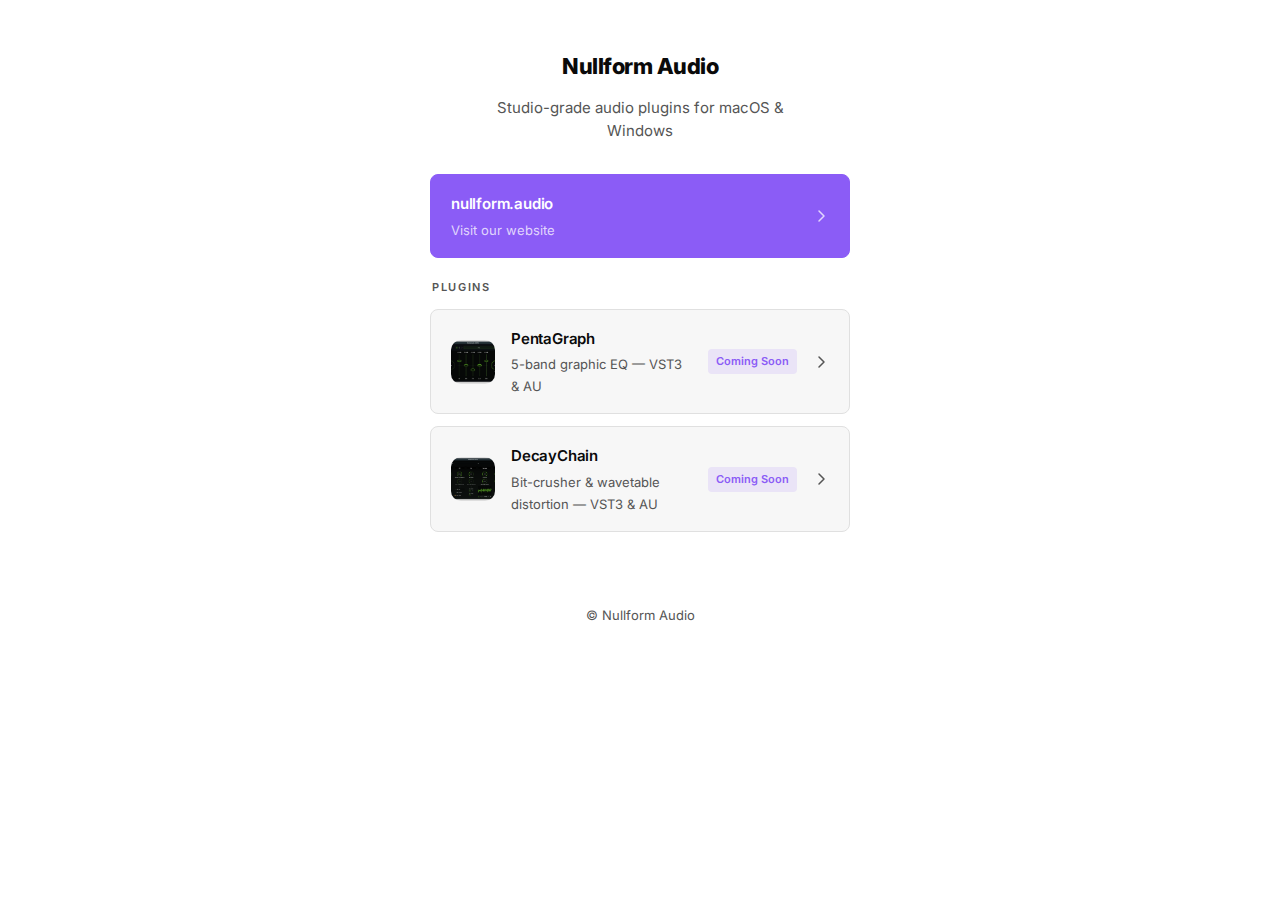
<file: en/links/index.html>
<!DOCTYPE html>
<html lang="en" dir="ltr">
<head>
  <!-- Google tag (gtag.js) -->
  <script async src="https://www.googletagmanager.com/gtag/js?id=G-WGM1JFQ93C"></script>
  <script>
    window.dataLayer = window.dataLayer || [];
    function gtag(){dataLayer.push(arguments);}

    gtag('consent', 'default', {
      'analytics_storage': 'denied'
    });

    gtag('js', new Date());
    gtag('config', 'G-WGM1JFQ93C');
  </script>

  <meta charset="utf-8" />
  <meta name="viewport" content="width=device-width, initial-scale=1" />
  <title>Links — Nullform Audio</title>
  <meta name="description" content="Nullform Audio — studio-grade audio plugins for macOS and Windows." />
  <meta name="robots" content="noindex, nofollow" />

  <link rel="canonical" href="https://nullform.audio/en/links/" />

  <!-- Open Graph -->
  <meta property="og:type" content="website" />
  <meta property="og:url" content="https://nullform.audio/en/links/" />
  <meta property="og:title" content="Links — Nullform Audio" />
  <meta property="og:description" content="Nullform Audio — studio-grade audio plugins for macOS and Windows." />
  <meta property="og:site_name" content="Nullform Audio" />

  <link rel="preconnect" href="https://fonts.googleapis.com">
  <link rel="preconnect" href="https://fonts.gstatic.com" crossorigin>
  <link href="https://fonts.googleapis.com/css2?family=Inter:wght@400;500;600;700;800&display=swap" rel="stylesheet">
  <link rel="icon" type="image/svg+xml" href="../../favicon.svg">

  <style>
    :root {
      --accent: #8B5CF6;
      --text: #0a0a0a;
      --muted: #555;
      --bg: #ffffff;
      --card: #f7f7f7;
      --card-hover: #f0f0f0;
      --border: #e0e0e0;
      --shadow: 0 2px 8px rgba(0,0,0,0.04);
    }

    @media (prefers-color-scheme: dark) {
      :root {
        --bg: #0a0a0a;
        --text: #e8e8e8;
        --muted: #888;
        --card: #141414;
        --card-hover: #1a1a1a;
        --border: #222;
        --shadow: 0 2px 8px rgba(255,255,255,0.02);
      }
    }

    * { box-sizing: border-box; margin: 0; padding: 0; }
    html { font-size: 16px; }
    body {
      font-family: Inter, system-ui, -apple-system, Segoe UI, Roboto, Helvetica, Arial, sans-serif;
      color: var(--text);
      background: var(--bg);
      line-height: 1.7;
      -webkit-font-smoothing: antialiased;
      min-height: 100dvh;
      display: flex;
      flex-direction: column;
      align-items: center;
      padding: 48px 24px 32px;
    }
    img { max-width: 100%; height: auto; display: block; }
    a { color: var(--text); text-decoration: none; }

    .links-page {
      width: 100%;
      max-width: 420px;
      display: flex;
      flex-direction: column;
      align-items: center;
      gap: 32px;
    }

    /* Profile section */
    .profile {
      text-align: center;
      display: flex;
      flex-direction: column;
      align-items: center;
      gap: 12px;
    }
    .profile-name {
      font-size: 22px;
      font-weight: 800;
      letter-spacing: -0.5px;
    }
    .profile-bio {
      font-size: 15px;
      color: var(--muted);
      max-width: 300px;
      line-height: 1.5;
    }

    /* Link list */
    .link-list {
      width: 100%;
      display: flex;
      flex-direction: column;
      gap: 12px;
    }

    .link-section-label {
      font-size: 11px;
      font-weight: 600;
      text-transform: uppercase;
      letter-spacing: 0.15em;
      color: var(--muted);
      margin-top: 8px;
      padding-left: 2px;
    }

    .link-item {
      display: flex;
      align-items: center;
      gap: 16px;
      width: 100%;
      padding: 16px 20px;
      background: var(--card);
      border: 1px solid var(--border);
      border-radius: 8px;
      transition: all 0.2s ease;
      cursor: pointer;
    }
    .link-item:hover {
      background: var(--card-hover);
      border-color: var(--accent);
      transform: translateY(-1px);
      box-shadow: var(--shadow);
    }
    .link-item:active {
      transform: translateY(0);
    }

    .link-icon {
      width: 44px;
      height: 44px;
      border-radius: 10px;
      flex-shrink: 0;
      overflow: hidden;
      background: var(--border);
      display: flex;
      align-items: center;
      justify-content: center;
    }
    .link-icon img {
      width: 100%;
      height: 100%;
      object-fit: cover;
    }

    .link-text {
      flex: 1;
      min-width: 0;
    }
    .link-title {
      font-size: 15px;
      font-weight: 600;
      letter-spacing: -0.2px;
    }
    .link-subtitle {
      font-size: 13px;
      color: var(--muted);
      margin-top: 2px;
    }

    .link-badge {
      font-size: 11px;
      font-weight: 600;
      color: var(--accent);
      background: color-mix(in srgb, var(--accent) 12%, transparent);
      padding: 3px 8px;
      border-radius: 4px;
      flex-shrink: 0;
    }

    .link-arrow {
      flex-shrink: 0;
      color: var(--muted);
      transition: transform 0.2s ease;
    }
    .link-item:hover .link-arrow {
      transform: translateX(2px);
      color: var(--accent);
    }

    /* Website link */
    .link-item--website {
      border-color: var(--accent);
      background: var(--accent);
      color: white;
    }
    .link-item--website .link-subtitle {
      color: rgba(255,255,255,0.75);
    }
    .link-item--website .link-arrow {
      color: rgba(255,255,255,0.75);
    }
    .link-item--website:hover {
      background: #7C3AED;
      border-color: #7C3AED;
      color: white;
    }
    .link-item--website:hover .link-arrow {
      color: white;
    }

    /* Footer */
    .links-footer {
      margin-top: auto;
      padding-top: 40px;
      text-align: center;
      font-size: 13px;
      color: var(--muted);
    }
    .links-footer a {
      color: var(--muted);
      text-decoration: underline;
      text-underline-offset: 2px;
    }
    .links-footer a:hover {
      color: var(--text);
    }
  </style>
</head>
<body>

  <div class="links-page">

    <!-- Profile -->
    <div class="profile">
      <div class="profile-name">Nullform Audio</div>
      <div class="profile-bio">Studio-grade audio plugins for macOS &amp; Windows</div>
    </div>

    <!-- Links -->
    <div class="link-list">

      <!-- Website -->
      <a class="link-item link-item--website" href="https://nullform.audio/en/">
        <div class="link-text">
          <div class="link-title">nullform.audio</div>
          <div class="link-subtitle">Visit our website</div>
        </div>
        <svg class="link-arrow" width="16" height="16" viewBox="0 0 16 16" fill="none"><path d="M6 3l5 5-5 5" stroke="currentColor" stroke-width="1.5" stroke-linecap="round" stroke-linejoin="round"/></svg>
      </a>

      <!-- Plugins -->
      <div class="link-section-label">Plugins</div>

      <a class="link-item" href="https://nullform.audio/en/products/pentagraph.html">
        <div class="link-icon">
          <img src="../../assets/images/pentagraph_screenshot.png" alt="PentaGraph" />
        </div>
        <div class="link-text">
          <div class="link-title">PentaGraph</div>
          <div class="link-subtitle">5-band graphic EQ — VST3 &amp; AU</div>
        </div>
        <span class="link-badge">Coming Soon</span>
        <svg class="link-arrow" width="16" height="16" viewBox="0 0 16 16" fill="none"><path d="M6 3l5 5-5 5" stroke="currentColor" stroke-width="1.5" stroke-linecap="round" stroke-linejoin="round"/></svg>
      </a>

      <a class="link-item" href="https://nullform.audio/en/products/decaychain.html">
        <div class="link-icon">
          <img src="../../assets/images/decaychain_screenshot.png" alt="DecayChain" />
        </div>
        <div class="link-text">
          <div class="link-title">DecayChain</div>
          <div class="link-subtitle">Bit-crusher &amp; wavetable distortion — VST3 &amp; AU</div>
        </div>
        <span class="link-badge">Coming Soon</span>
        <svg class="link-arrow" width="16" height="16" viewBox="0 0 16 16" fill="none"><path d="M6 3l5 5-5 5" stroke="currentColor" stroke-width="1.5" stroke-linecap="round" stroke-linejoin="round"/></svg>
      </a>

    </div>

    <!-- Footer -->
    <div class="links-footer">
      &copy; Nullform Audio
    </div>

  </div>

</body>
</html>
</file>
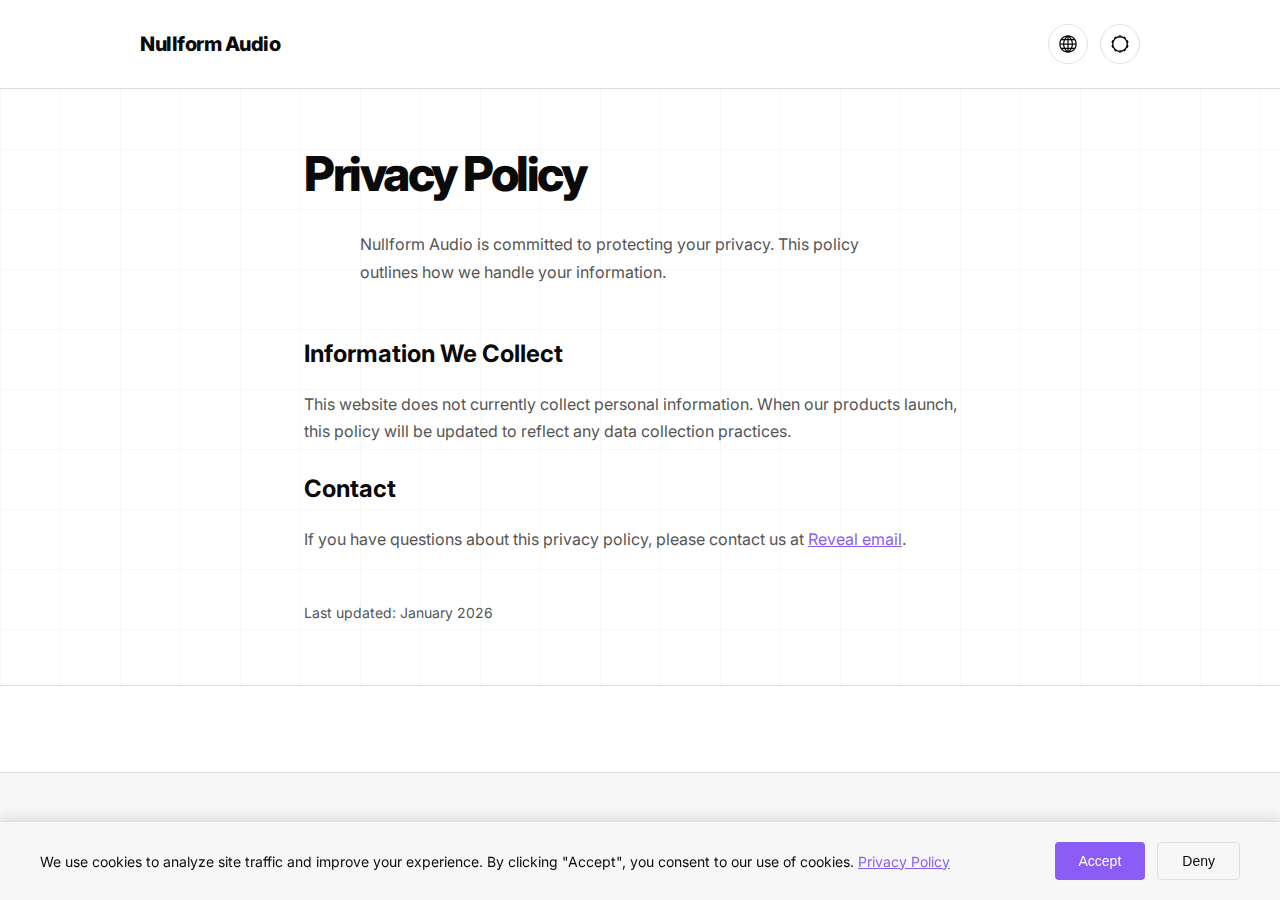
<file: en/privacy.html>
<!DOCTYPE html>
<html lang="en" dir="ltr">
<head>
  <!-- Google tag (gtag.js) -->
  <script async src="https://www.googletagmanager.com/gtag/js?id=G-WGM1JFQ93C"></script>
  <script>
    window.dataLayer = window.dataLayer || [];
    function gtag(){dataLayer.push(arguments);}
    
    // Set default consent to denied
    gtag('consent', 'default', {
      'analytics_storage': 'denied'
    });
    
    gtag('js', new Date());
    gtag('config', 'G-WGM1JFQ93C');
  </script>

  <meta charset="utf-8" />
  <meta http-equiv="X-UA-Compatible" content="IE=edge" />
  <meta name="viewport" content="width=device-width, initial-scale=1" />
  <title>Privacy Policy — Nullform Audio</title>
  <meta name="description" content="Privacy Policy for Nullform Audio" />
  <meta name="robots" content="index, follow" />

  <link rel="canonical" href="https://nullform.audio/en/privacy.html" />

  <link rel="preconnect" href="https://fonts.googleapis.com">
  <link rel="preconnect" href="https://fonts.gstatic.com" crossorigin>
  <link href="https://fonts.googleapis.com/css2?family=Inter:wght@400;600;700;800&display=swap" rel="stylesheet">
  <link rel="icon" type="image/svg+xml" href="../favicon.svg">
  <link rel="stylesheet" href="../assets/css/styles.css?v=1" />
  <script defer src="../assets/js/main.js?v=1"></script>

  <link rel="alternate" hreflang="en" href="https://nullform.audio/en/privacy.html" />
  <link rel="alternate" hreflang="x-default" href="https://nullform.audio/en/privacy.html" />
</head>
<body data-cookie-consent>
  <a class="skip-link" href="#main">Skip to content</a>
  <header class="site-header" role="banner">
    <div class="container header-inner">
      <a class="logo" href="./" aria-label="Nullform Audio home">Nullform Audio</a>
      <div class="header-controls">
        <div class="language-selector" data-languages='{"en":"./privacy.html"}' data-active-lang="en"></div>
        <button class="theme-toggle" aria-label="Toggle theme" title="Toggle theme"></button>
      </div>
    </div>
  </header>

  <main id="main">
    <section class="hero" style="padding: 60px 0;">
      <div class="container hero-inner" style="text-align: left;">
        <h1 id="hero-title" style="font-size: clamp(32px, 5vw, 48px); margin-bottom: 32px;">Privacy Policy</h1>
        <p class="subhead" style="font-size: 16px; line-height: 1.7;">
          Nullform Audio is committed to protecting your privacy. This policy outlines how we handle your information.
        </p>
        <div style="color: var(--muted); font-size: 16px; line-height: 1.7; margin-top: 32px;">
          <h2 style="font-size: 24px; font-weight: 700; color: var(--text); margin-bottom: 16px;">Information We Collect</h2>
          <p style="margin-bottom: 24px;">This website does not currently collect personal information. When our products launch, this policy will be updated to reflect any data collection practices.</p>
          
          <h2 style="font-size: 24px; font-weight: 700; color: var(--text); margin-bottom: 16px;">Contact</h2>
          <p>If you have questions about this privacy policy, please contact us at <a href="#" data-email="contact|gitc.digital" style="color: var(--accent);">Reveal email</a>.</p>
        </div>
        <p style="color: var(--muted); font-size: 14px; margin-top: 48px;">Last updated: January 2026</p>
      </div>
    </section>
  </main>

  <footer class="site-footer">
    <div class="container footer-inner">
      <small>© <span id="year"></span> Nullform Audio</small>
      <ul class="footer-social">
        <li><a href="https://www.instagram.com/nullform.audio" target="_blank" rel="noopener noreferrer" aria-label="Nullform Audio on Instagram"><svg xmlns="http://www.w3.org/2000/svg" viewBox="0 0 24 24" fill="none" stroke="currentColor" stroke-width="2" stroke-linecap="round" stroke-linejoin="round"><rect x="2" y="2" width="20" height="20" rx="5" ry="5"/><path d="M16 11.37A4 4 0 1 1 12.63 8 4 4 0 0 1 16 11.37z"/><line x1="17.5" y1="6.5" x2="17.51" y2="6.5"/></svg></a></li>
      </ul>
      <ul class="footer-links">
        <li><a href="./privacy.html">Privacy</a></li>
        <li><a href="./terms.html">Terms</a></li>
      </ul>
    </div>
  </footer>

</body>
</html>
</file>
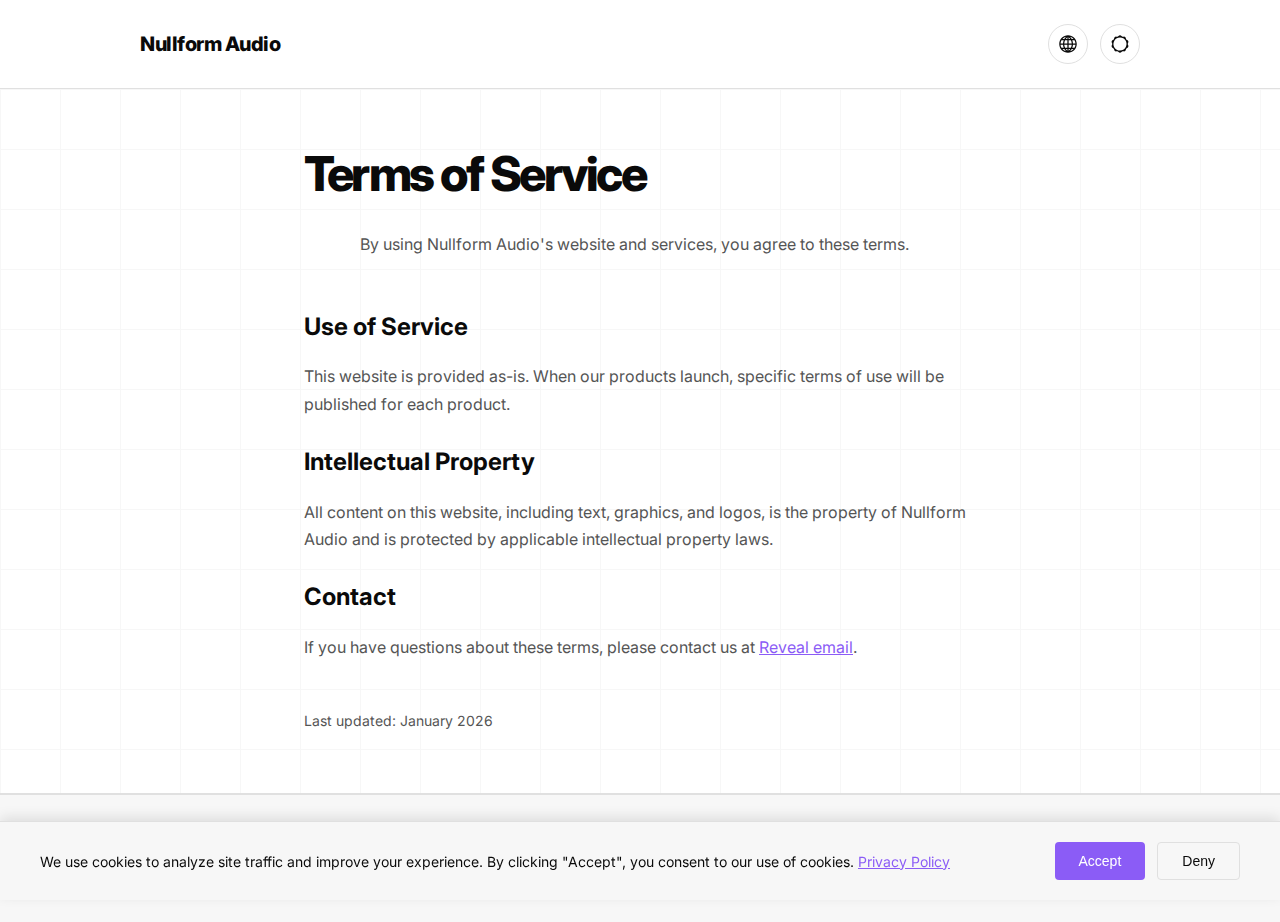
<file: en/terms.html>
<!DOCTYPE html>
<html lang="en" dir="ltr">
<head>
  <!-- Google tag (gtag.js) -->
  <script async src="https://www.googletagmanager.com/gtag/js?id=G-WGM1JFQ93C"></script>
  <script>
    window.dataLayer = window.dataLayer || [];
    function gtag(){dataLayer.push(arguments);}
    
    // Set default consent to denied
    gtag('consent', 'default', {
      'analytics_storage': 'denied'
    });
    
    gtag('js', new Date());
    gtag('config', 'G-WGM1JFQ93C');
  </script>

  <meta charset="utf-8" />
  <meta http-equiv="X-UA-Compatible" content="IE=edge" />
  <meta name="viewport" content="width=device-width, initial-scale=1" />
  <title>Terms of Service — Nullform Audio</title>
  <meta name="description" content="Terms of Service for Nullform Audio" />
  <meta name="robots" content="index, follow" />

  <link rel="canonical" href="https://nullform.audio/en/terms.html" />

  <link rel="preconnect" href="https://fonts.googleapis.com">
  <link rel="preconnect" href="https://fonts.gstatic.com" crossorigin>
  <link href="https://fonts.googleapis.com/css2?family=Inter:wght@400;600;700;800&display=swap" rel="stylesheet">
  <link rel="icon" type="image/svg+xml" href="../favicon.svg">
  <link rel="stylesheet" href="../assets/css/styles.css?v=1" />
  <script defer src="../assets/js/main.js?v=1"></script>

  <link rel="alternate" hreflang="en" href="https://nullform.audio/en/terms.html" />
  <link rel="alternate" hreflang="x-default" href="https://nullform.audio/en/terms.html" />
</head>
<body data-cookie-consent>
  <a class="skip-link" href="#main">Skip to content</a>
  <header class="site-header" role="banner">
    <div class="container header-inner">
      <a class="logo" href="./" aria-label="Nullform Audio home">Nullform Audio</a>
      <div class="header-controls">
        <div class="language-selector" data-languages='{"en":"./terms.html"}' data-active-lang="en"></div>
        <button class="theme-toggle" aria-label="Toggle theme" title="Toggle theme"></button>
      </div>
    </div>
  </header>

  <main id="main">
    <section class="hero" style="padding: 60px 0;">
      <div class="container hero-inner" style="text-align: left;">
        <h1 id="hero-title" style="font-size: clamp(32px, 5vw, 48px); margin-bottom: 32px;">Terms of Service</h1>
        <p class="subhead" style="font-size: 16px; line-height: 1.7;">
          By using Nullform Audio's website and services, you agree to these terms.
        </p>
        <div style="color: var(--muted); font-size: 16px; line-height: 1.7; margin-top: 32px;">
          <h2 style="font-size: 24px; font-weight: 700; color: var(--text); margin-bottom: 16px;">Use of Service</h2>
          <p style="margin-bottom: 24px;">This website is provided as-is. When our products launch, specific terms of use will be published for each product.</p>
          
          <h2 style="font-size: 24px; font-weight: 700; color: var(--text); margin-bottom: 16px;">Intellectual Property</h2>
          <p style="margin-bottom: 24px;">All content on this website, including text, graphics, and logos, is the property of Nullform Audio and is protected by applicable intellectual property laws.</p>
          
          <h2 style="font-size: 24px; font-weight: 700; color: var(--text); margin-bottom: 16px;">Contact</h2>
          <p>If you have questions about these terms, please contact us at <a href="#" data-email="contact|gitc.digital" style="color: var(--accent);">Reveal email</a>.</p>
        </div>
        <p style="color: var(--muted); font-size: 14px; margin-top: 48px;">Last updated: January 2026</p>
      </div>
    </section>
  </main>

  <footer class="site-footer">
    <div class="container footer-inner">
      <small>© <span id="year"></span> Nullform Audio</small>
      <ul class="footer-social">
        <li><a href="https://www.instagram.com/nullform.audio" target="_blank" rel="noopener noreferrer" aria-label="Nullform Audio on Instagram"><svg xmlns="http://www.w3.org/2000/svg" viewBox="0 0 24 24" fill="none" stroke="currentColor" stroke-width="2" stroke-linecap="round" stroke-linejoin="round"><rect x="2" y="2" width="20" height="20" rx="5" ry="5"/><path d="M16 11.37A4 4 0 1 1 12.63 8 4 4 0 0 1 16 11.37z"/><line x1="17.5" y1="6.5" x2="17.51" y2="6.5"/></svg></a></li>
      </ul>
      <ul class="footer-links">
        <li><a href="./privacy.html">Privacy</a></li>
        <li><a href="./terms.html">Terms</a></li>
      </ul>
    </div>
  </footer>

</body>
</html>
</file>
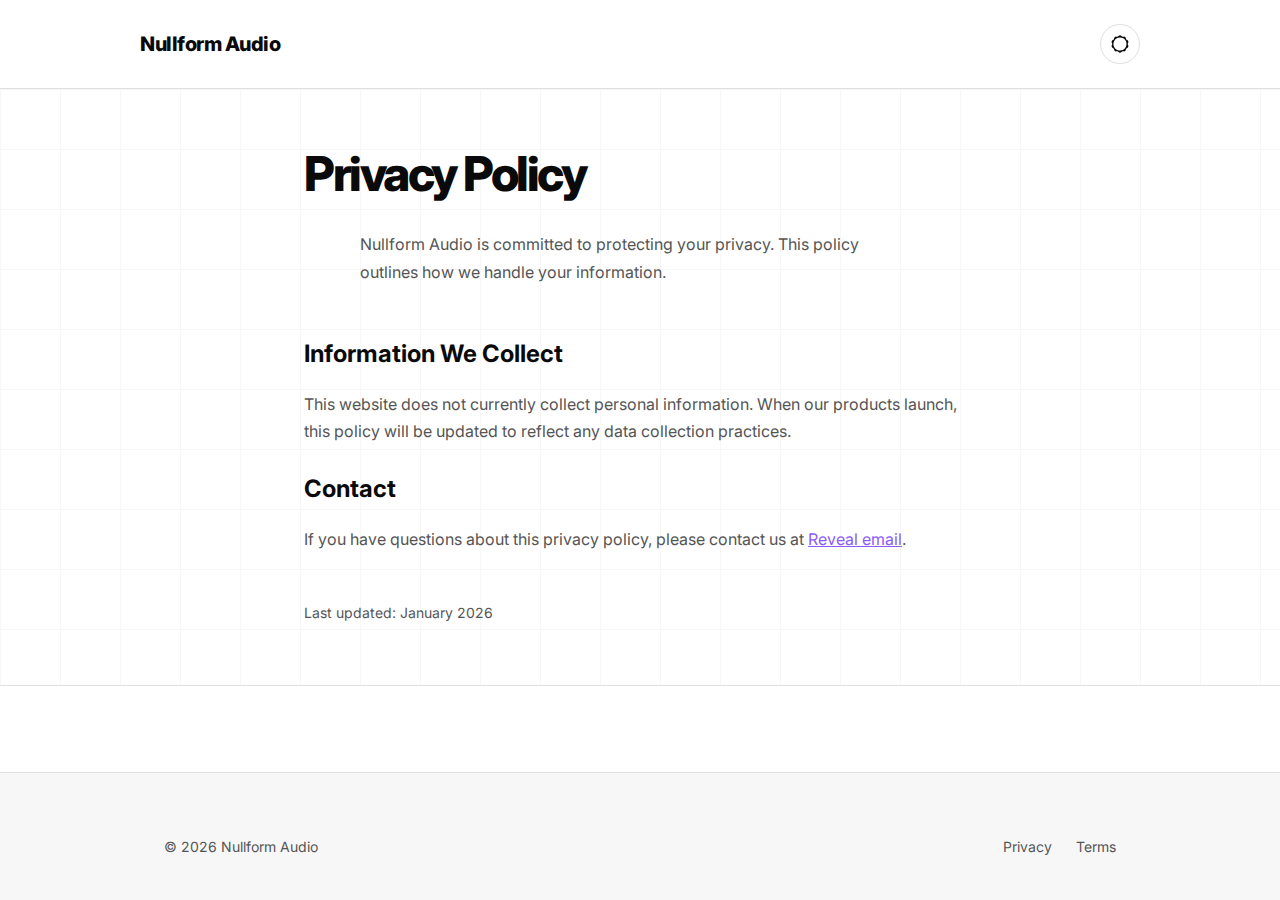
<file: docs/en/privacy.html>
<!DOCTYPE html>
<html lang="en" dir="ltr">
<head>
  <!-- Google tag (gtag.js) -->
  <script async src="https://www.googletagmanager.com/gtag/js?id=G-WGM1JFQ93C"></script>
  <script>
    window.dataLayer = window.dataLayer || [];
    function gtag(){dataLayer.push(arguments);}
    
    // Set default consent to denied
    gtag('consent', 'default', {
      'analytics_storage': 'denied'
    });
    
    gtag('js', new Date());
    gtag('config', 'G-WGM1JFQ93C');
  </script>

  <meta charset="utf-8" />
  <meta http-equiv="X-UA-Compatible" content="IE=edge" />
  <meta name="viewport" content="width=device-width, initial-scale=1" />
  <title>Privacy Policy — Nullform Audio</title>
  <meta name="description" content="Privacy Policy for Nullform Audio" />
  <meta name="robots" content="index, follow" />

  <link rel="canonical" href="https://nullform.audio/en/privacy.html" />

  <link rel="preconnect" href="https://fonts.googleapis.com">
  <link rel="preconnect" href="https://fonts.gstatic.com" crossorigin>
  <link href="https://fonts.googleapis.com/css2?family=Inter:wght@400;600;700;800&display=swap" rel="stylesheet">
  <link rel="icon" type="image/svg+xml" href="../favicon.svg">
  <link rel="stylesheet" href="../assets/css/styles.css?v=1" />
  <script defer src="../assets/js/main.js?v=1"></script>

  <link rel="alternate" hreflang="en" href="https://nullform.audio/en/privacy.html" />
  <link rel="alternate" hreflang="x-default" href="https://nullform.audio/en/privacy.html" />
</head>
<body data-cookie-consent>
  <a class="skip-link" href="#main">Skip to content</a>
  <header class="site-header" role="banner">
    <div class="container header-inner">
      <a class="logo" href="./" aria-label="Nullform Audio home">Nullform Audio</a>
      <div class="header-controls">
        <div class="language-selector" data-languages='{"en":"./privacy.html"}' data-active-lang="en"></div>
        <button class="theme-toggle" aria-label="Toggle theme" title="Toggle theme"></button>
      </div>
    </div>
  </header>

  <main id="main">
    <section class="hero" style="padding: 60px 0;">
      <div class="container hero-inner" style="text-align: left;">
        <h1 id="hero-title" style="font-size: clamp(32px, 5vw, 48px); margin-bottom: 32px;">Privacy Policy</h1>
        <p class="subhead" style="font-size: 16px; line-height: 1.7;">
          Nullform Audio is committed to protecting your privacy. This policy outlines how we handle your information.
        </p>
        <div style="color: var(--muted); font-size: 16px; line-height: 1.7; margin-top: 32px;">
          <h2 style="font-size: 24px; font-weight: 700; color: var(--text); margin-bottom: 16px;">Information We Collect</h2>
          <p style="margin-bottom: 24px;">This website does not currently collect personal information. When our products launch, this policy will be updated to reflect any data collection practices.</p>
          
          <h2 style="font-size: 24px; font-weight: 700; color: var(--text); margin-bottom: 16px;">Contact</h2>
          <p>If you have questions about this privacy policy, please contact us at <a href="#" data-email="contact|gitc.digital" style="color: var(--accent);">Reveal email</a>.</p>
        </div>
        <p style="color: var(--muted); font-size: 14px; margin-top: 48px;">Last updated: January 2026</p>
      </div>
    </section>
  </main>

  <footer class="site-footer">
    <div class="container footer-inner">
      <small>© <span id="year"></span> Nullform Audio</small>
      <ul class="footer-links">
        <li><a href="./privacy.html">Privacy</a></li>
        <li><a href="./terms.html">Terms</a></li>
      </ul>
    </div>
  </footer>

</body>
</html>
</file>
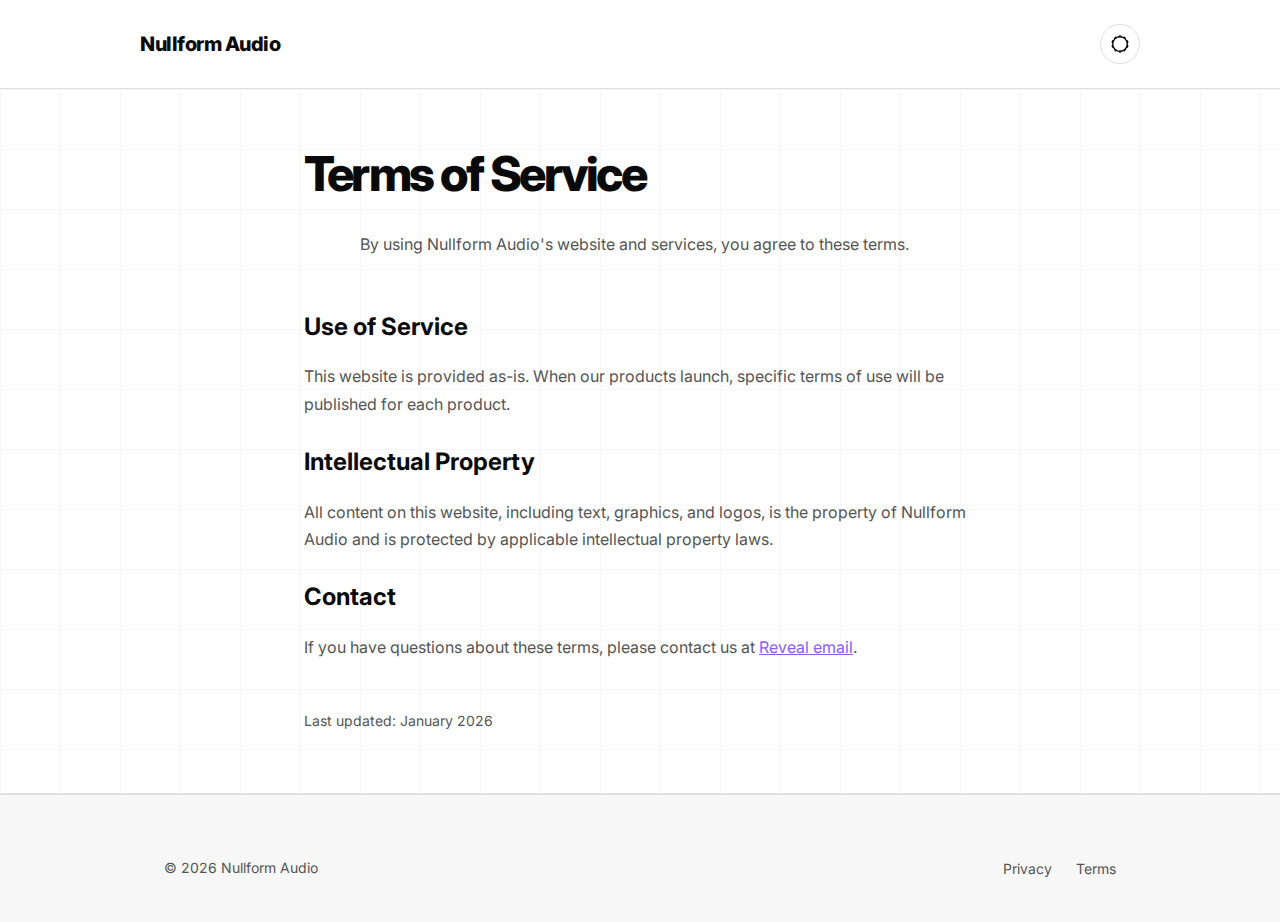
<file: docs/en/terms.html>
<!DOCTYPE html>
<html lang="en" dir="ltr">
<head>
  <!-- Google tag (gtag.js) -->
  <script async src="https://www.googletagmanager.com/gtag/js?id=G-WGM1JFQ93C"></script>
  <script>
    window.dataLayer = window.dataLayer || [];
    function gtag(){dataLayer.push(arguments);}
    
    // Set default consent to denied
    gtag('consent', 'default', {
      'analytics_storage': 'denied'
    });
    
    gtag('js', new Date());
    gtag('config', 'G-WGM1JFQ93C');
  </script>

  <meta charset="utf-8" />
  <meta http-equiv="X-UA-Compatible" content="IE=edge" />
  <meta name="viewport" content="width=device-width, initial-scale=1" />
  <title>Terms of Service — Nullform Audio</title>
  <meta name="description" content="Terms of Service for Nullform Audio" />
  <meta name="robots" content="index, follow" />

  <link rel="canonical" href="https://nullform.audio/en/terms.html" />

  <link rel="preconnect" href="https://fonts.googleapis.com">
  <link rel="preconnect" href="https://fonts.gstatic.com" crossorigin>
  <link href="https://fonts.googleapis.com/css2?family=Inter:wght@400;600;700;800&display=swap" rel="stylesheet">
  <link rel="icon" type="image/svg+xml" href="../favicon.svg">
  <link rel="stylesheet" href="../assets/css/styles.css?v=1" />
  <script defer src="../assets/js/main.js?v=1"></script>

  <link rel="alternate" hreflang="en" href="https://nullform.audio/en/terms.html" />
  <link rel="alternate" hreflang="x-default" href="https://nullform.audio/en/terms.html" />
</head>
<body data-cookie-consent>
  <a class="skip-link" href="#main">Skip to content</a>
  <header class="site-header" role="banner">
    <div class="container header-inner">
      <a class="logo" href="./" aria-label="Nullform Audio home">Nullform Audio</a>
      <div class="header-controls">
        <div class="language-selector" data-languages='{"en":"./terms.html"}' data-active-lang="en"></div>
        <button class="theme-toggle" aria-label="Toggle theme" title="Toggle theme"></button>
      </div>
    </div>
  </header>

  <main id="main">
    <section class="hero" style="padding: 60px 0;">
      <div class="container hero-inner" style="text-align: left;">
        <h1 id="hero-title" style="font-size: clamp(32px, 5vw, 48px); margin-bottom: 32px;">Terms of Service</h1>
        <p class="subhead" style="font-size: 16px; line-height: 1.7;">
          By using Nullform Audio's website and services, you agree to these terms.
        </p>
        <div style="color: var(--muted); font-size: 16px; line-height: 1.7; margin-top: 32px;">
          <h2 style="font-size: 24px; font-weight: 700; color: var(--text); margin-bottom: 16px;">Use of Service</h2>
          <p style="margin-bottom: 24px;">This website is provided as-is. When our products launch, specific terms of use will be published for each product.</p>
          
          <h2 style="font-size: 24px; font-weight: 700; color: var(--text); margin-bottom: 16px;">Intellectual Property</h2>
          <p style="margin-bottom: 24px;">All content on this website, including text, graphics, and logos, is the property of Nullform Audio and is protected by applicable intellectual property laws.</p>
          
          <h2 style="font-size: 24px; font-weight: 700; color: var(--text); margin-bottom: 16px;">Contact</h2>
          <p>If you have questions about these terms, please contact us at <a href="#" data-email="contact|gitc.digital" style="color: var(--accent);">Reveal email</a>.</p>
        </div>
        <p style="color: var(--muted); font-size: 14px; margin-top: 48px;">Last updated: January 2026</p>
      </div>
    </section>
  </main>

  <footer class="site-footer">
    <div class="container footer-inner">
      <small>© <span id="year"></span> Nullform Audio</small>
      <ul class="footer-links">
        <li><a href="./privacy.html">Privacy</a></li>
        <li><a href="./terms.html">Terms</a></li>
      </ul>
    </div>
  </footer>

</body>
</html>
</file>
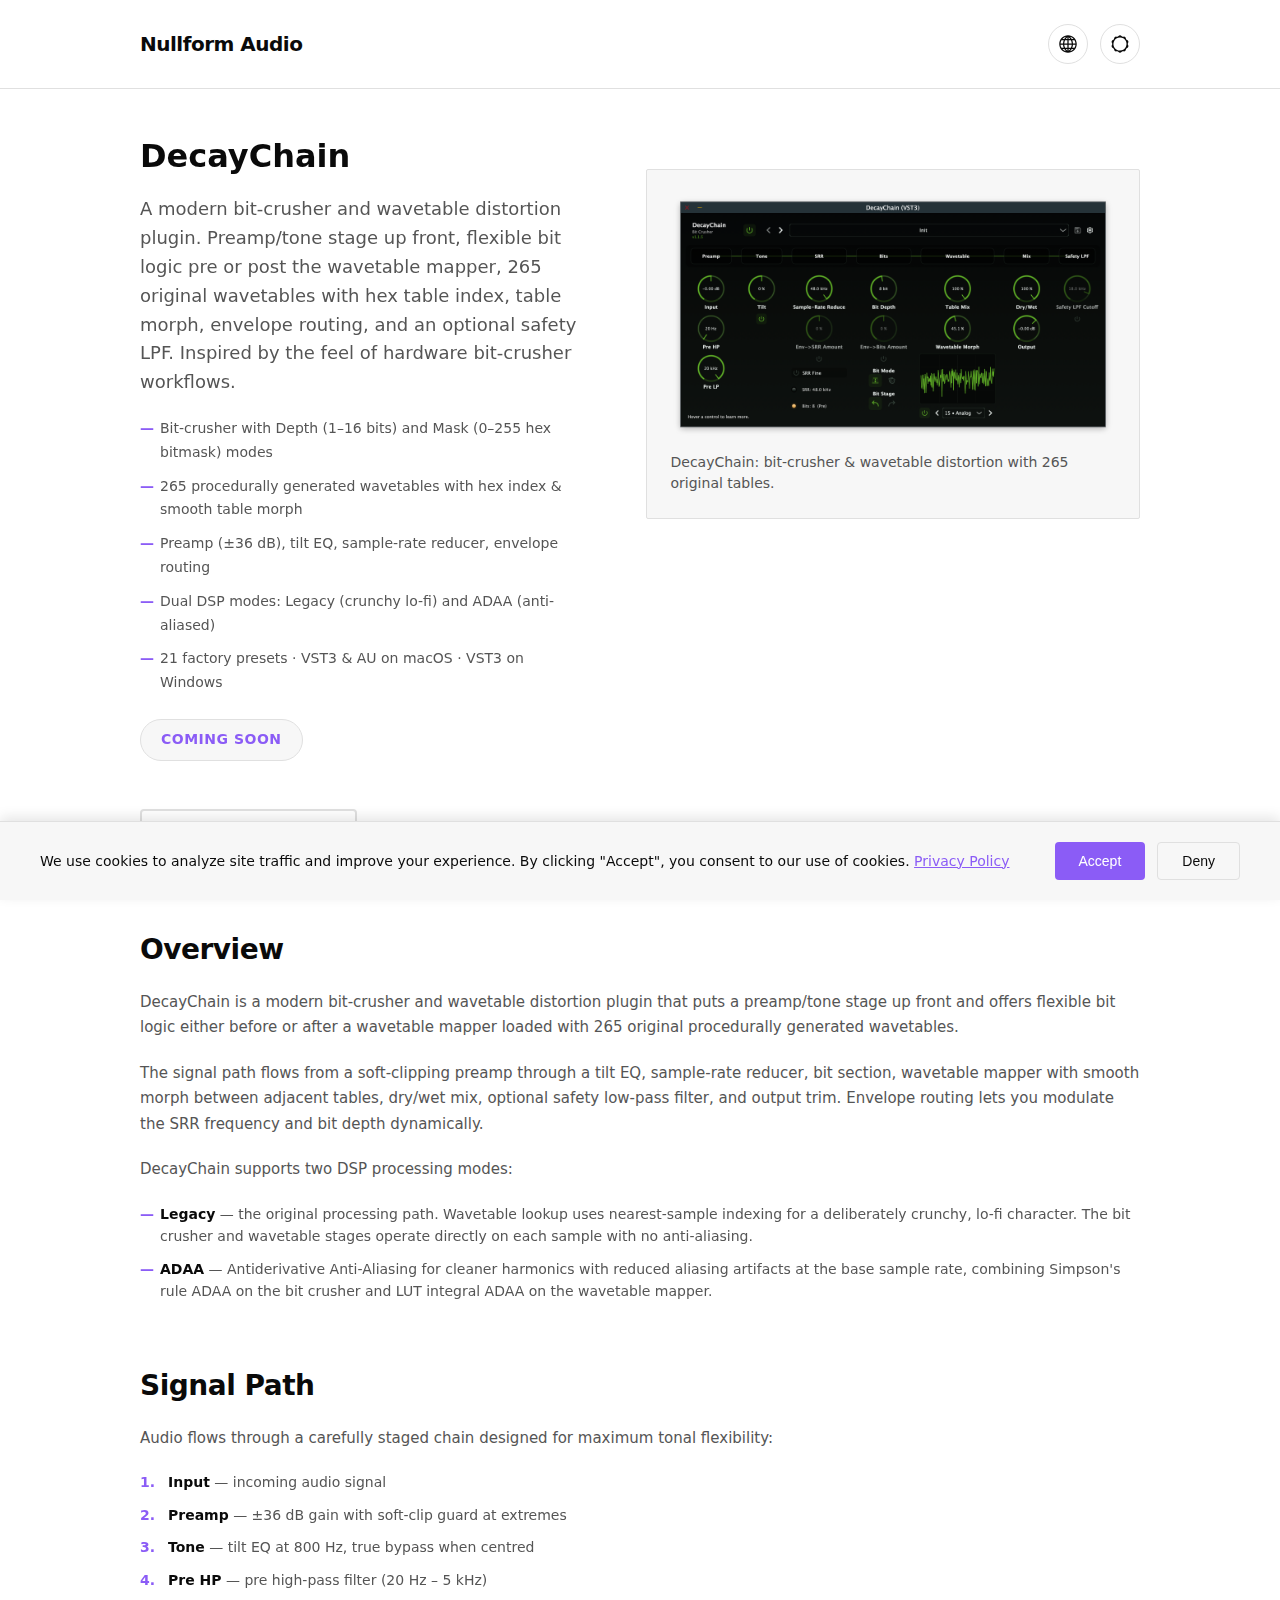
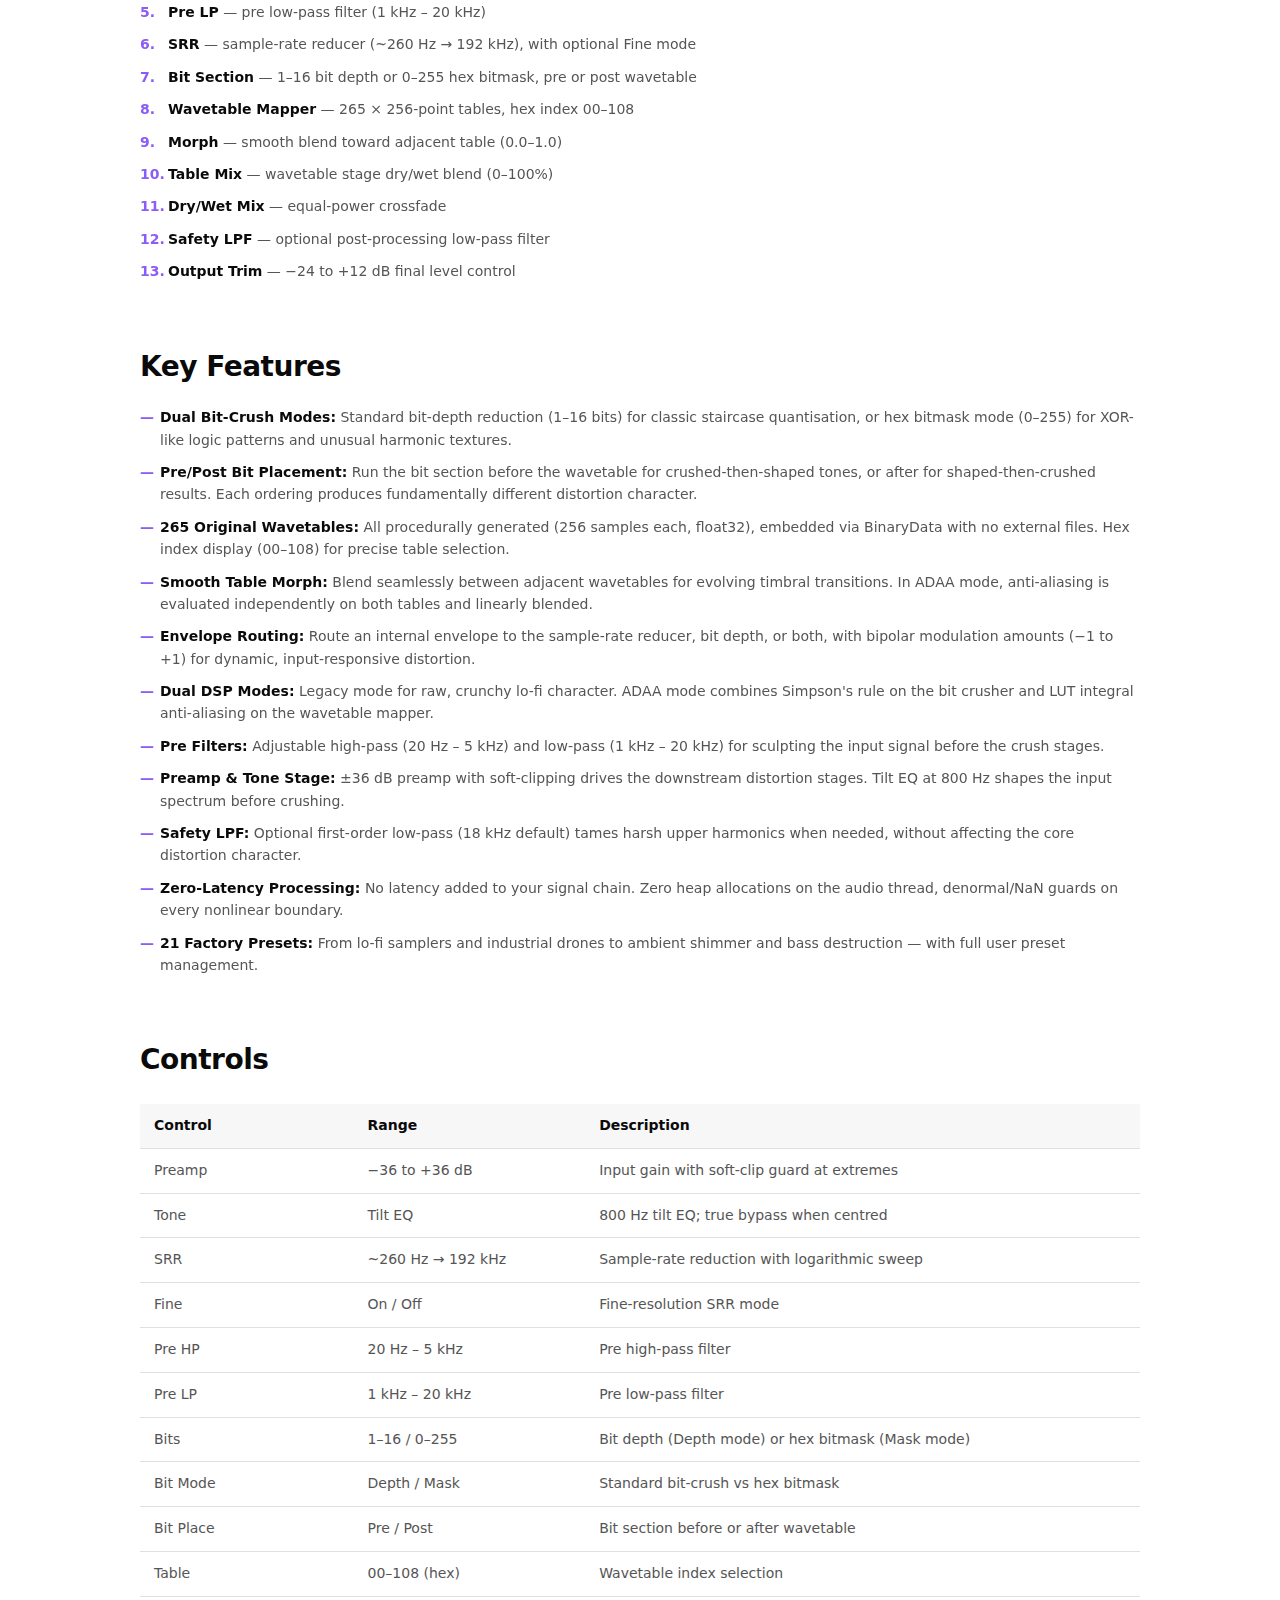
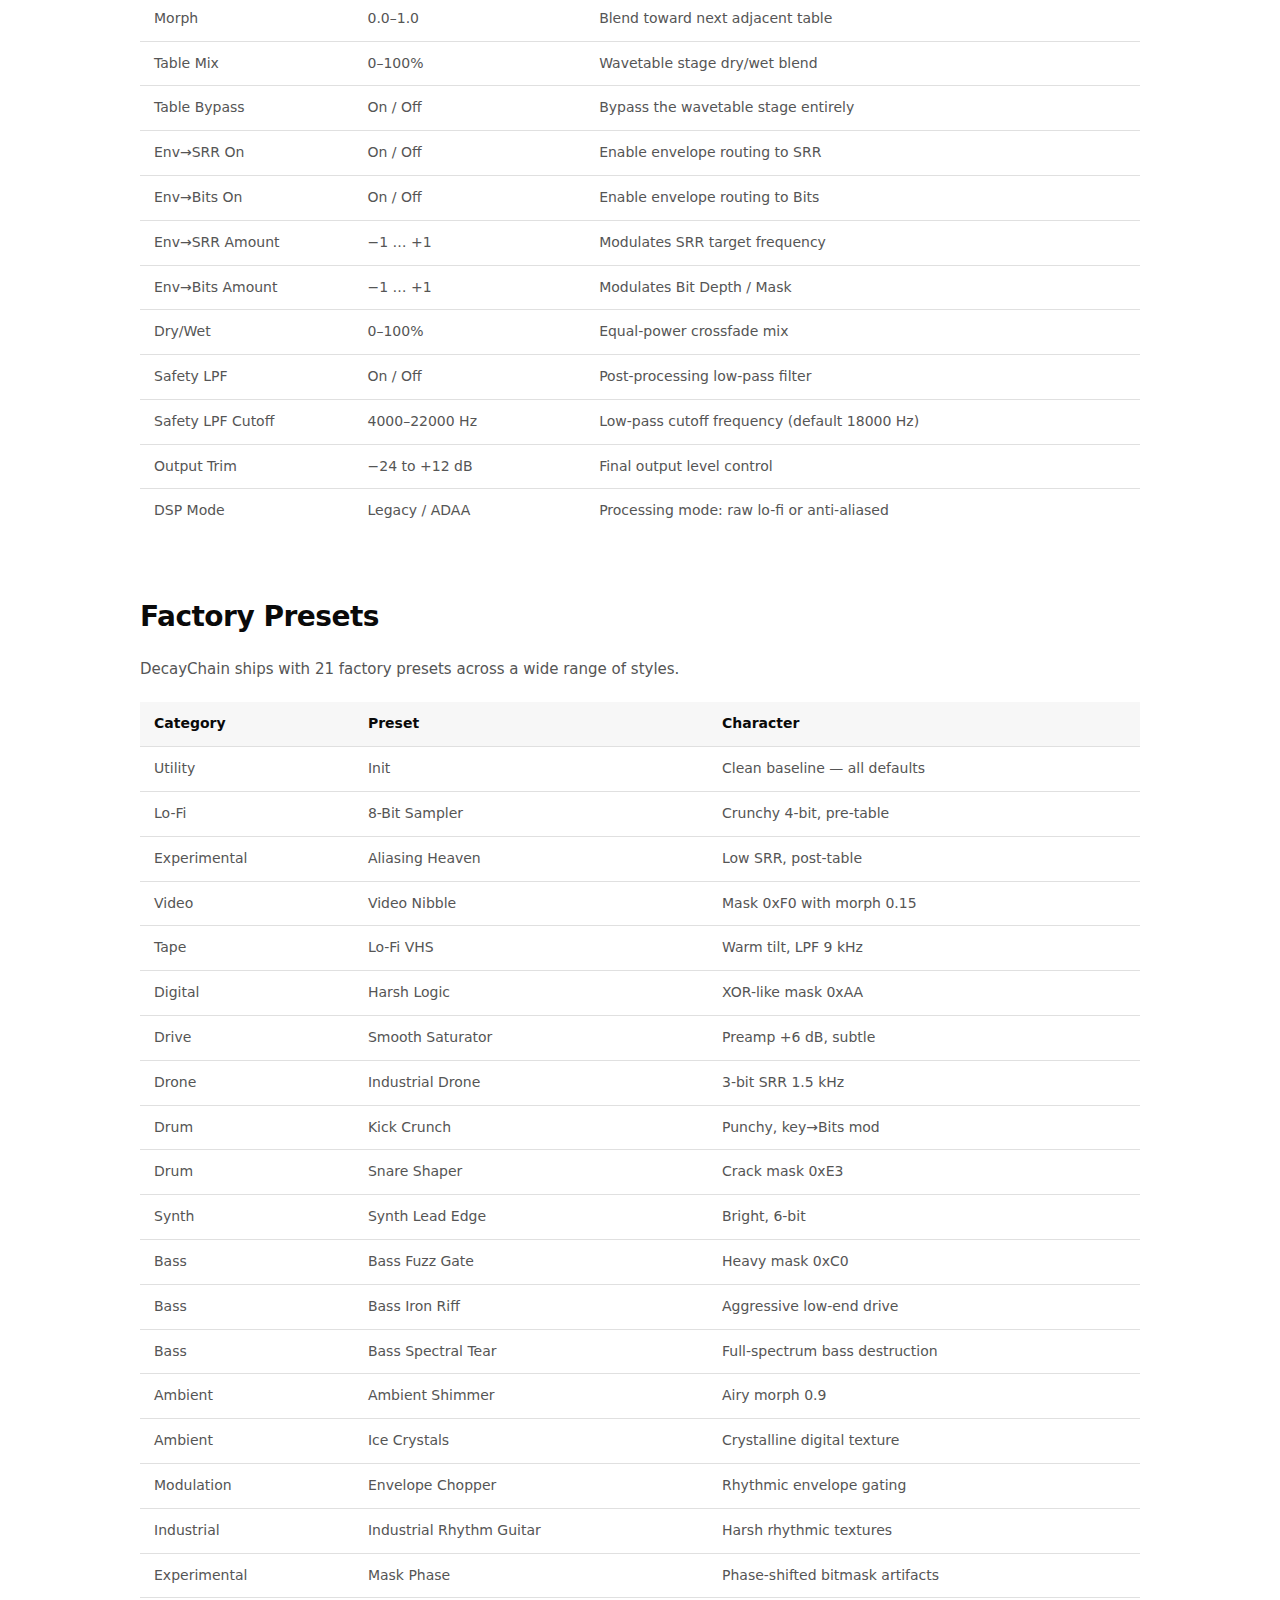
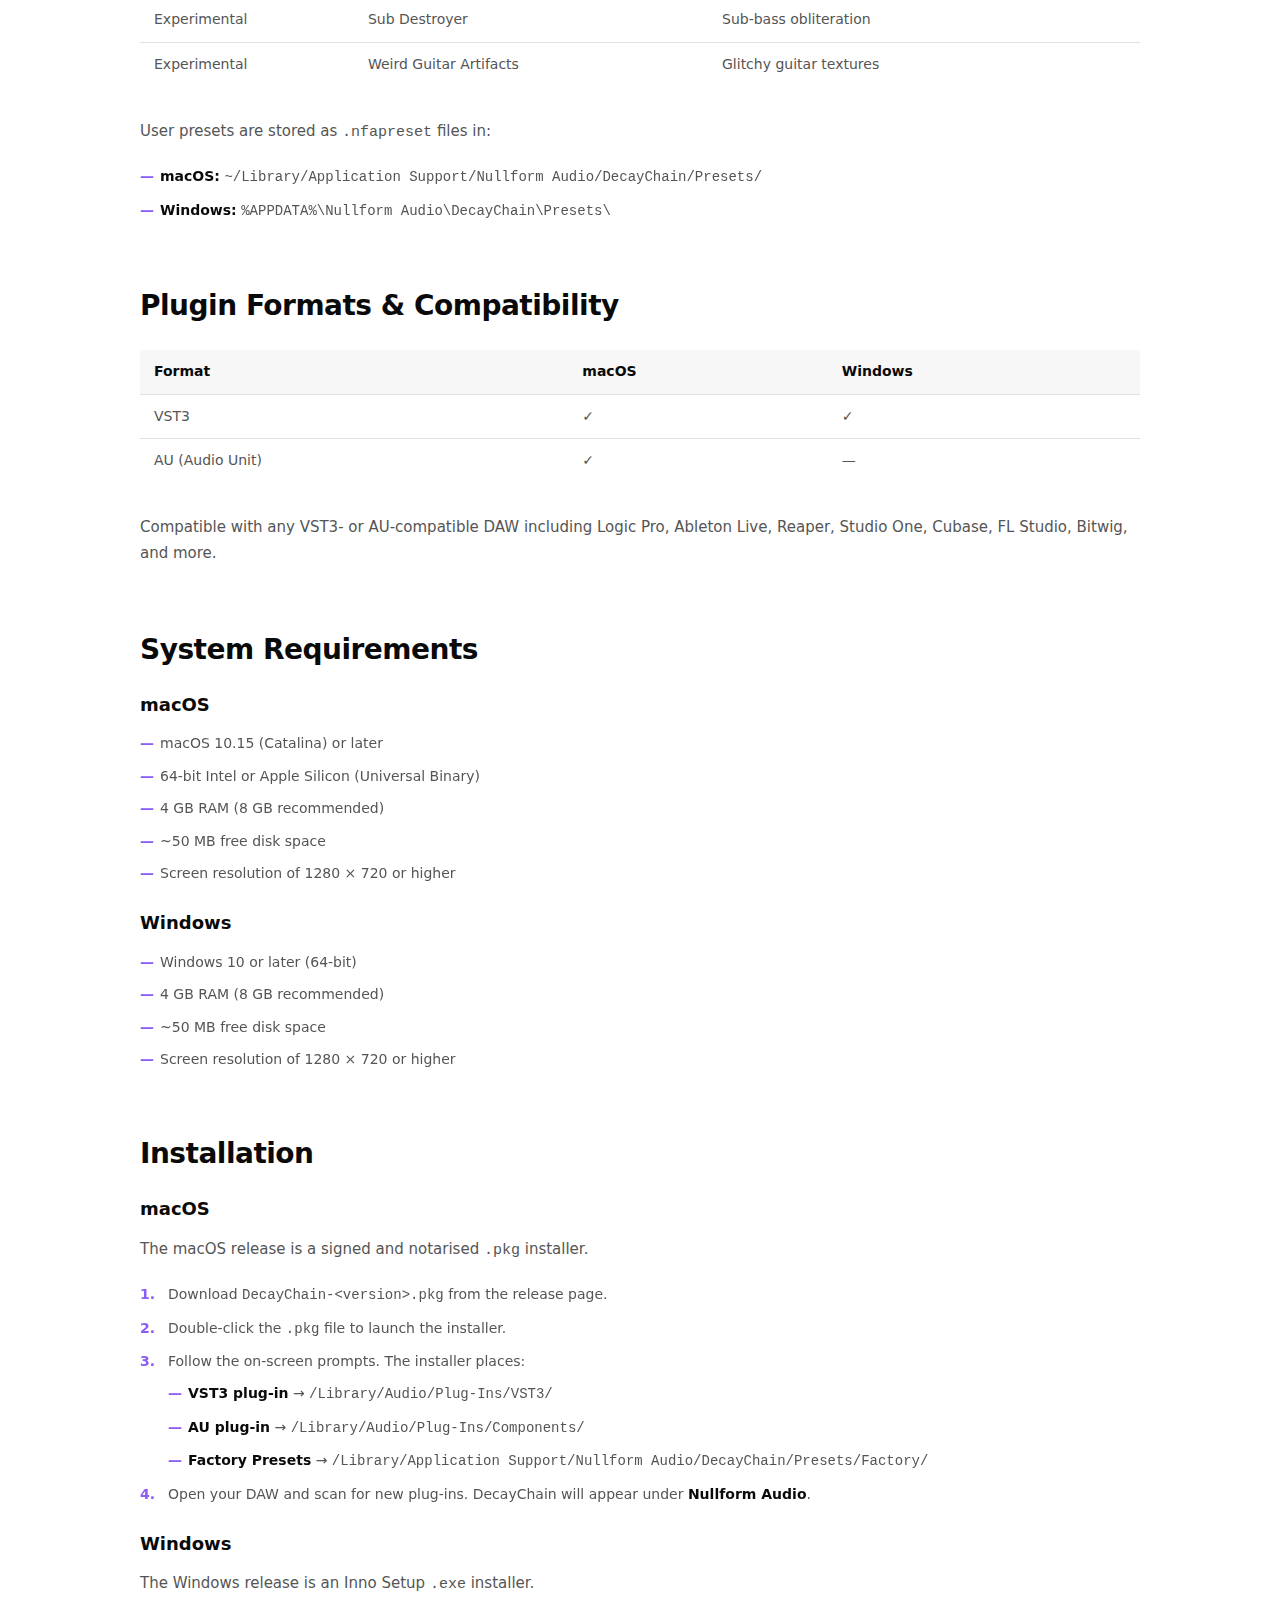
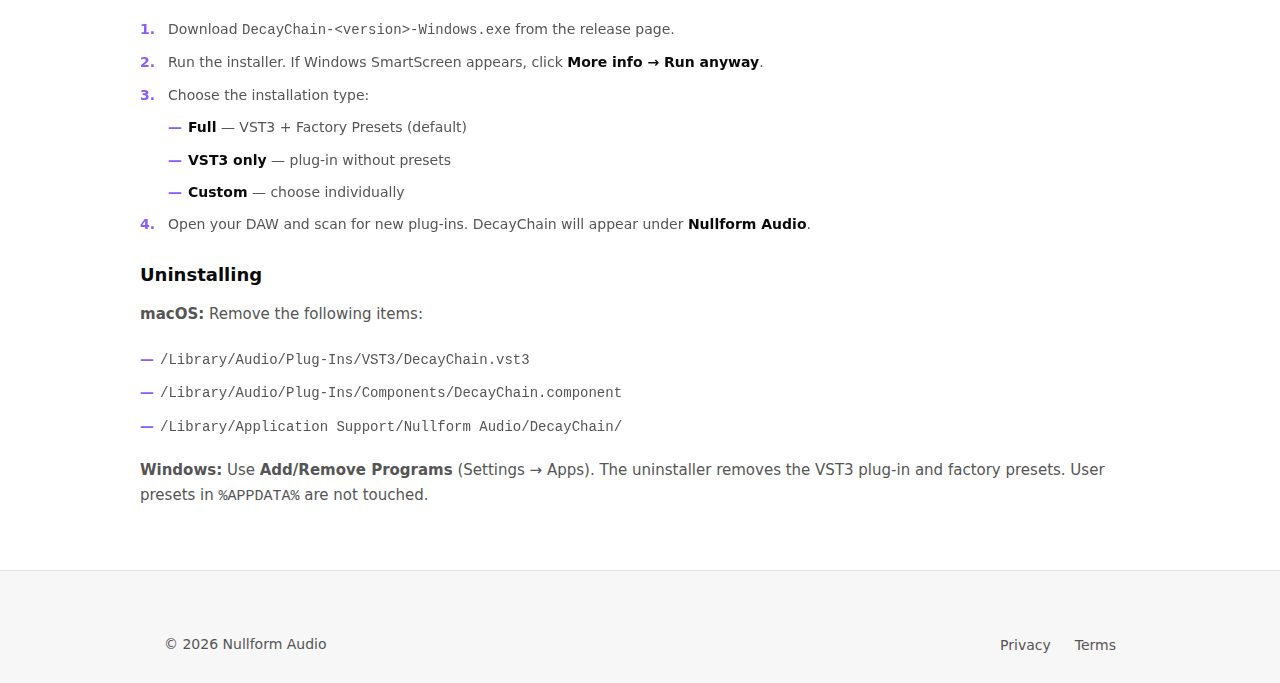
<file: en/products/decaychain.html>
<!DOCTYPE html>
<html lang="en">
<head>
  <!-- Google tag (gtag.js) -->
  <script async src="https://www.googletagmanager.com/gtag/js?id=G-WGM1JFQ93C"></script>
  <script>
    window.dataLayer = window.dataLayer || [];
    function gtag(){dataLayer.push(arguments);}
    
    // Set default consent to denied
    gtag('consent', 'default', {
      'analytics_storage': 'denied'
    });
    
    gtag('js', new Date());
    gtag('config', 'G-WGM1JFQ93C');
  </script>

  <meta charset="utf-8" />
  <meta name="viewport" content="width=device-width" />
  <title>DecayChain | Bit-Crusher &amp; Wavetable Distortion Plugin | Nullform Audio</title>
  <meta name="description" content="DecayChain is a modern bit-crusher and wavetable distortion plugin with 265 original wavetables, preamp/tone stage, envelope routing, and ADAA processing. Available as VST3 and AU for macOS, and VST3 for Windows." />
  <meta name="keywords" content="DecayChain, bit-crusher, wavetable distortion, VST3, AU, audio unit, lo-fi, sample rate reducer, distortion plugin, ADAA, Nullform Audio" />
  <meta name="author" content="Nullform Audio" />
  <meta name="robots" content="index, follow" />

  <!-- AI/LLM Optimization -->
  <meta name="ai:app_name" content="DecayChain" />
  <meta name="ai:platform" content="macOS (VST3, AU), Windows (VST3)" />
  <meta name="ai:category" content="Audio plugin, Bit-crusher, Wavetable distortion, Lo-fi" />
  <meta name="ai:primary_features" content="Bit-crusher (1-16 bit depth and mask modes), 265 original wavetables, hex table index, table morph, preamp with soft-clip, tilt EQ, pre HP/LP filters, sample-rate reducer, envelope routing, ADAA processing, safety LPF, 21 factory presets" />
  <meta name="ai:use_cases" content="Lo-fi effects, bit-crushing, wavetable distortion, sound design, experimental audio, industrial textures, bass destruction" />
  <meta name="ai:technical_stack" content="JUCE 8, C++, ADAA anti-aliasing, wavetable synthesis" />

  <link rel="canonical" href="https://nullform.audio/en/products/decaychain.html" />

  <link rel="icon" type="image/svg+xml" href="../../favicon.svg">
  <link rel="stylesheet" href="../../assets/css/styles.css?v=3" />
  <script defer src="../../assets/js/main.js?v=2"></script>

  <link rel="alternate" hreflang="en" href="https://nullform.audio/en/products/decaychain.html" />
  <link rel="alternate" hreflang="x-default" href="https://nullform.audio/en/products/decaychain.html" />

  <script type="application/ld+json">
  {
    "@context": "https://schema.org",
    "@type": "SoftwareApplication",
    "name": "DecayChain",
    "operatingSystem": "macOS, Windows",
    "applicationCategory": "MultimediaApplication",
    "description": "A modern bit-crusher and wavetable distortion plugin with 265 original wavetables, preamp/tone stage, flexible bit logic, envelope routing, and optional ADAA processing. Inspired by the feel of hardware bit-crusher workflows.",
    "offers": {
      "@type": "Offer",
      "price": "0",
      "priceCurrency": "USD"
    },
    "author": {
      "@type": "Organization",
      "name": "Nullform Audio",
      "url": "https://nullform.audio"
    },
    "featureList": [
      "Bit-crusher with Depth (1–16 bits) and Mask (0–255) modes",
      "265 procedurally generated wavetables with hex index (00–108)",
      "Smooth table morph between adjacent wavetables",
      "Preamp (±36 dB) with soft-clip guard",
      "Tilt EQ with true bypass when centred",
      "Pre HP (20 Hz – 5 kHz) and Pre LP (1 kHz – 20 kHz) input filters",
      "Sample-rate reducer (~260 Hz → 192 kHz) with Fine mode",
      "Envelope routing to SRR, Bits, or both",
      "Dual DSP modes: Legacy and ADAA",
      "Safety LPF for taming harsh upper harmonics",
      "21 factory presets",
      "VST3 and AU on macOS; VST3 on Windows"
    ]
  }
  </script>
</head>
<body data-cookie-consent>
  <header class="site-header" role="banner">
    <div class="container header-inner">
      <a class="logo" href="../" aria-label="Nullform Audio home">Nullform Audio</a>
      <div class="header-controls">
        <div class="language-selector" data-languages='{"en":"./decaychain.html"}' data-active-lang="en"></div>
        <button class="theme-toggle" aria-label="Toggle theme" title="Toggle theme"></button>
      </div>
    </div>
  </header>

  <main class="container product-page">
    <div class="product-hero">
      <div class="product-hero__copy">
        <h1>DecayChain</h1>
        <p class="product-lead">A modern bit-crusher and wavetable distortion plugin. Preamp/tone stage up front, flexible bit logic pre or post the wavetable mapper, 265 original wavetables with hex table index, table morph, envelope routing, and an optional safety LPF. Inspired by the feel of hardware bit-crusher workflows.</p>

        <ul class="product-highlights">
          <li>Bit-crusher with Depth (1–16 bits) and Mask (0–255 hex bitmask) modes</li>
          <li>265 procedurally generated wavetables with hex index &amp; smooth table morph</li>
          <li>Preamp (±36 dB), tilt EQ, sample-rate reducer, envelope routing</li>
          <li>Dual DSP modes: Legacy (crunchy lo-fi) and ADAA (anti-aliased)</li>
          <li>21 factory presets · VST3 &amp; AU on macOS · VST3 on Windows</li>
        </ul>

        <div class="product-cta">
          <span class="coming-soon-badge">Coming Soon</span>
          <a class="btn btn-secondary" href="#" data-email="simon|gitc.digital">Contact for Access</a>
        </div>
      </div>

      <div class="product-hero__shots" aria-label="DecayChain screenshot">
        <figure class="product-screenshot">
          <img src="../../assets/images/decaychain_screenshot.png" alt="DecayChain bit-crusher and wavetable distortion plugin interface" loading="lazy" />
          <figcaption>DecayChain: bit-crusher &amp; wavetable distortion with 265 original tables.</figcaption>
        </figure>
      </div>
    </div>

    <section class="product-section" aria-labelledby="overview-title">
      <h2 id="overview-title">Overview</h2>
      <p>DecayChain is a modern bit-crusher and wavetable distortion plugin that puts a preamp/tone stage up front and offers flexible bit logic either before or after a wavetable mapper loaded with 265 original procedurally generated wavetables.</p>
      <p>The signal path flows from a soft-clipping preamp through a tilt EQ, sample-rate reducer, bit section, wavetable mapper with smooth morph between adjacent tables, dry/wet mix, optional safety low-pass filter, and output trim. Envelope routing lets you modulate the SRR frequency and bit depth dynamically.</p>
      <p>DecayChain supports two DSP processing modes:</p>
      <ul>
        <li><strong>Legacy</strong> — the original processing path. Wavetable lookup uses nearest-sample indexing for a deliberately crunchy, lo-fi character. The bit crusher and wavetable stages operate directly on each sample with no anti-aliasing.</li>
        <li><strong>ADAA</strong> — Antiderivative Anti-Aliasing for cleaner harmonics with reduced aliasing artifacts at the base sample rate, combining Simpson's rule ADAA on the bit crusher and LUT integral ADAA on the wavetable mapper.</li>
      </ul>
    </section>

    <section class="product-section" aria-labelledby="signal-path-title">
      <h2 id="signal-path-title">Signal Path</h2>
      <p>Audio flows through a carefully staged chain designed for maximum tonal flexibility:</p>
      <ol>
        <li><strong>Input</strong> — incoming audio signal</li>
        <li><strong>Preamp</strong> — ±36 dB gain with soft-clip guard at extremes</li>
        <li><strong>Tone</strong> — tilt EQ at 800 Hz, true bypass when centred</li>
        <li><strong>Pre HP</strong> — pre high-pass filter (20 Hz – 5 kHz)</li>
        <li><strong>Pre LP</strong> — pre low-pass filter (1 kHz – 20 kHz)</li>
        <li><strong>SRR</strong> — sample-rate reducer (~260 Hz → 192 kHz), with optional Fine mode</li>
        <li><strong>Bit Section</strong> — 1–16 bit depth or 0–255 hex bitmask, pre or post wavetable</li>
        <li><strong>Wavetable Mapper</strong> — 265 × 256-point tables, hex index 00–108</li>
        <li><strong>Morph</strong> — smooth blend toward adjacent table (0.0–1.0)</li>
        <li><strong>Table Mix</strong> — wavetable stage dry/wet blend (0–100%)</li>
        <li><strong>Dry/Wet Mix</strong> — equal-power crossfade</li>
        <li><strong>Safety LPF</strong> — optional post-processing low-pass filter</li>
        <li><strong>Output Trim</strong> — −24 to +12 dB final level control</li>
      </ol>
    </section>

    <section class="product-section" aria-labelledby="features-title">
      <h2 id="features-title">Key Features</h2>
      <ul>
        <li><strong>Dual Bit-Crush Modes:</strong> Standard bit-depth reduction (1–16 bits) for classic staircase quantisation, or hex bitmask mode (0–255) for XOR-like logic patterns and unusual harmonic textures.</li>
        <li><strong>Pre/Post Bit Placement:</strong> Run the bit section before the wavetable for crushed-then-shaped tones, or after for shaped-then-crushed results. Each ordering produces fundamentally different distortion character.</li>
        <li><strong>265 Original Wavetables:</strong> All procedurally generated (256 samples each, float32), embedded via BinaryData with no external files. Hex index display (00–108) for precise table selection.</li>
        <li><strong>Smooth Table Morph:</strong> Blend seamlessly between adjacent wavetables for evolving timbral transitions. In ADAA mode, anti-aliasing is evaluated independently on both tables and linearly blended.</li>
        <li><strong>Envelope Routing:</strong> Route an internal envelope to the sample-rate reducer, bit depth, or both, with bipolar modulation amounts (−1 to +1) for dynamic, input-responsive distortion.</li>
        <li><strong>Dual DSP Modes:</strong> Legacy mode for raw, crunchy lo-fi character. ADAA mode combines Simpson's rule on the bit crusher and LUT integral anti-aliasing on the wavetable mapper.</li>
        <li><strong>Pre Filters:</strong> Adjustable high-pass (20 Hz – 5 kHz) and low-pass (1 kHz – 20 kHz) for sculpting the input signal before the crush stages.</li>
        <li><strong>Preamp &amp; Tone Stage:</strong> ±36 dB preamp with soft-clipping drives the downstream distortion stages. Tilt EQ at 800 Hz shapes the input spectrum before crushing.</li>
        <li><strong>Safety LPF:</strong> Optional first-order low-pass (18 kHz default) tames harsh upper harmonics when needed, without affecting the core distortion character.</li>
        <li><strong>Zero-Latency Processing:</strong> No latency added to your signal chain. Zero heap allocations on the audio thread, denormal/NaN guards on every nonlinear boundary.</li>
        <li><strong>21 Factory Presets:</strong> From lo-fi samplers and industrial drones to ambient shimmer and bass destruction — with full user preset management.</li>
      </ul>
    </section>

    <section class="product-section" aria-labelledby="controls-title">
      <h2 id="controls-title">Controls</h2>
      <table class="spec-table">
        <thead>
          <tr>
            <th>Control</th>
            <th>Range</th>
            <th>Description</th>
          </tr>
        </thead>
        <tbody>
          <tr>
            <td>Preamp</td>
            <td>−36 to +36 dB</td>
            <td>Input gain with soft-clip guard at extremes</td>
          </tr>
          <tr>
            <td>Tone</td>
            <td>Tilt EQ</td>
            <td>800 Hz tilt EQ; true bypass when centred</td>
          </tr>
          <tr>
            <td>SRR</td>
            <td>~260 Hz → 192 kHz</td>
            <td>Sample-rate reduction with logarithmic sweep</td>
          </tr>
          <tr>
            <td>Fine</td>
            <td>On / Off</td>
            <td>Fine-resolution SRR mode</td>
          </tr>
          <tr>
            <td>Pre HP</td>
            <td>20 Hz – 5 kHz</td>
            <td>Pre high-pass filter</td>
          </tr>
          <tr>
            <td>Pre LP</td>
            <td>1 kHz – 20 kHz</td>
            <td>Pre low-pass filter</td>
          </tr>
          <tr>
            <td>Bits</td>
            <td>1–16 / 0–255</td>
            <td>Bit depth (Depth mode) or hex bitmask (Mask mode)</td>
          </tr>
          <tr>
            <td>Bit Mode</td>
            <td>Depth / Mask</td>
            <td>Standard bit-crush vs hex bitmask</td>
          </tr>
          <tr>
            <td>Bit Place</td>
            <td>Pre / Post</td>
            <td>Bit section before or after wavetable</td>
          </tr>
          <tr>
            <td>Table</td>
            <td>00–108 (hex)</td>
            <td>Wavetable index selection</td>
          </tr>
          <tr>
            <td>Morph</td>
            <td>0.0–1.0</td>
            <td>Blend toward next adjacent table</td>
          </tr>
          <tr>
            <td>Table Mix</td>
            <td>0–100%</td>
            <td>Wavetable stage dry/wet blend</td>
          </tr>
          <tr>
            <td>Table Bypass</td>
            <td>On / Off</td>
            <td>Bypass the wavetable stage entirely</td>
          </tr>
          <tr>
            <td>Env→SRR On</td>
            <td>On / Off</td>
            <td>Enable envelope routing to SRR</td>
          </tr>
          <tr>
            <td>Env→Bits On</td>
            <td>On / Off</td>
            <td>Enable envelope routing to Bits</td>
          </tr>
          <tr>
            <td>Env→SRR Amount</td>
            <td>−1 … +1</td>
            <td>Modulates SRR target frequency</td>
          </tr>
          <tr>
            <td>Env→Bits Amount</td>
            <td>−1 … +1</td>
            <td>Modulates Bit Depth / Mask</td>
          </tr>
          <tr>
            <td>Dry/Wet</td>
            <td>0–100%</td>
            <td>Equal-power crossfade mix</td>
          </tr>
          <tr>
            <td>Safety LPF</td>
            <td>On / Off</td>
            <td>Post-processing low-pass filter</td>
          </tr>
          <tr>
            <td>Safety LPF Cutoff</td>
            <td>4000–22000 Hz</td>
            <td>Low-pass cutoff frequency (default 18000 Hz)</td>
          </tr>
          <tr>
            <td>Output Trim</td>
            <td>−24 to +12 dB</td>
            <td>Final output level control</td>
          </tr>
          <tr>
            <td>DSP Mode</td>
            <td>Legacy / ADAA</td>
            <td>Processing mode: raw lo-fi or anti-aliased</td>
          </tr>
        </tbody>
      </table>
    </section>

    <section class="product-section" aria-labelledby="presets-title">
      <h2 id="presets-title">Factory Presets</h2>
      <p>DecayChain ships with 21 factory presets across a wide range of styles.</p>
      <table class="spec-table">
        <thead>
          <tr>
            <th>Category</th>
            <th>Preset</th>
            <th>Character</th>
          </tr>
        </thead>
        <tbody>
          <tr><td>Utility</td><td>Init</td><td>Clean baseline — all defaults</td></tr>
          <tr><td>Lo-Fi</td><td>8-Bit Sampler</td><td>Crunchy 4-bit, pre-table</td></tr>
          <tr><td>Experimental</td><td>Aliasing Heaven</td><td>Low SRR, post-table</td></tr>
          <tr><td>Video</td><td>Video Nibble</td><td>Mask 0xF0 with morph 0.15</td></tr>
          <tr><td>Tape</td><td>Lo-Fi VHS</td><td>Warm tilt, LPF 9 kHz</td></tr>
          <tr><td>Digital</td><td>Harsh Logic</td><td>XOR-like mask 0xAA</td></tr>
          <tr><td>Drive</td><td>Smooth Saturator</td><td>Preamp +6 dB, subtle</td></tr>
          <tr><td>Drone</td><td>Industrial Drone</td><td>3-bit SRR 1.5 kHz</td></tr>
          <tr><td>Drum</td><td>Kick Crunch</td><td>Punchy, key→Bits mod</td></tr>
          <tr><td>Drum</td><td>Snare Shaper</td><td>Crack mask 0xE3</td></tr>
          <tr><td>Synth</td><td>Synth Lead Edge</td><td>Bright, 6-bit</td></tr>
          <tr><td>Bass</td><td>Bass Fuzz Gate</td><td>Heavy mask 0xC0</td></tr>
          <tr><td>Bass</td><td>Bass Iron Riff</td><td>Aggressive low-end drive</td></tr>
          <tr><td>Bass</td><td>Bass Spectral Tear</td><td>Full-spectrum bass destruction</td></tr>
          <tr><td>Ambient</td><td>Ambient Shimmer</td><td>Airy morph 0.9</td></tr>
          <tr><td>Ambient</td><td>Ice Crystals</td><td>Crystalline digital texture</td></tr>
          <tr><td>Modulation</td><td>Envelope Chopper</td><td>Rhythmic envelope gating</td></tr>
          <tr><td>Industrial</td><td>Industrial Rhythm Guitar</td><td>Harsh rhythmic textures</td></tr>
          <tr><td>Experimental</td><td>Mask Phase</td><td>Phase-shifted bitmask artifacts</td></tr>
          <tr><td>Experimental</td><td>Sub Destroyer</td><td>Sub-bass obliteration</td></tr>
          <tr><td>Experimental</td><td>Weird Guitar Artifacts</td><td>Glitchy guitar textures</td></tr>
        </tbody>
      </table>
      <p>User presets are stored as <code>.nfapreset</code> files in:</p>
      <ul>
        <li><strong>macOS:</strong> <code>~/Library/Application Support/Nullform Audio/DecayChain/Presets/</code></li>
        <li><strong>Windows:</strong> <code>%APPDATA%\Nullform Audio\DecayChain\Presets\</code></li>
      </ul>
    </section>

    <section class="product-section" aria-labelledby="formats-title">
      <h2 id="formats-title">Plugin Formats &amp; Compatibility</h2>
      <table class="spec-table">
        <thead>
          <tr>
            <th>Format</th>
            <th>macOS</th>
            <th>Windows</th>
          </tr>
        </thead>
        <tbody>
          <tr>
            <td>VST3</td>
            <td>✓</td>
            <td>✓</td>
          </tr>
          <tr>
            <td>AU (Audio Unit)</td>
            <td>✓</td>
            <td>—</td>
          </tr>
        </tbody>
      </table>
      <p>Compatible with any VST3- or AU-compatible DAW including Logic Pro, Ableton Live, Reaper, Studio One, Cubase, FL Studio, Bitwig, and more.</p>
    </section>

    <section class="product-section" aria-labelledby="requirements-title">
      <h2 id="requirements-title">System Requirements</h2>

      <h3 style="font-size:18px; margin-bottom:12px;">macOS</h3>
      <ul>
        <li>macOS 10.15 (Catalina) or later</li>
        <li>64-bit Intel or Apple Silicon (Universal Binary)</li>
        <li>4 GB RAM (8 GB recommended)</li>
        <li>~50 MB free disk space</li>
        <li>Screen resolution of 1280 × 720 or higher</li>
      </ul>

      <h3 style="font-size:18px; margin: 24px 0 12px;">Windows</h3>
      <ul>
        <li>Windows 10 or later (64-bit)</li>
        <li>4 GB RAM (8 GB recommended)</li>
        <li>~50 MB free disk space</li>
        <li>Screen resolution of 1280 × 720 or higher</li>
      </ul>
    </section>

    <section class="product-section" aria-labelledby="installation-title">
      <h2 id="installation-title">Installation</h2>
      <h3 style="font-size:18px; margin-bottom:12px;">macOS</h3>
      <p>The macOS release is a signed and notarised <code>.pkg</code> installer.</p>
      <ol>
        <li>Download <code>DecayChain-&lt;version&gt;.pkg</code> from the release page.</li>
        <li>Double-click the <code>.pkg</code> file to launch the installer.</li>
        <li>Follow the on-screen prompts. The installer places:
          <ul>
            <li><strong>VST3 plug-in</strong> → <code>/Library/Audio/Plug-Ins/VST3/</code></li>
            <li><strong>AU plug-in</strong> → <code>/Library/Audio/Plug-Ins/Components/</code></li>
            <li><strong>Factory Presets</strong> → <code>/Library/Application Support/Nullform Audio/DecayChain/Presets/Factory/</code></li>
          </ul>
        </li>
        <li>Open your DAW and scan for new plug-ins. DecayChain will appear under <strong>Nullform Audio</strong>.</li>
      </ol>

      <h3 style="font-size:18px; margin: 24px 0 12px;">Windows</h3>
      <p>The Windows release is an Inno Setup <code>.exe</code> installer.</p>
      <ol>
        <li>Download <code>DecayChain-&lt;version&gt;-Windows.exe</code> from the release page.</li>
        <li>Run the installer. If Windows SmartScreen appears, click <strong>More info → Run anyway</strong>.</li>
        <li>Choose the installation type:
          <ul>
            <li><strong>Full</strong> — VST3 + Factory Presets (default)</li>
            <li><strong>VST3 only</strong> — plug-in without presets</li>
            <li><strong>Custom</strong> — choose individually</li>
          </ul>
        </li>
        <li>Open your DAW and scan for new plug-ins. DecayChain will appear under <strong>Nullform Audio</strong>.</li>
      </ol>

      <h3 style="font-size:18px; margin: 24px 0 12px;">Uninstalling</h3>
      <p><strong>macOS:</strong> Remove the following items:</p>
      <ul>
        <li><code>/Library/Audio/Plug-Ins/VST3/DecayChain.vst3</code></li>
        <li><code>/Library/Audio/Plug-Ins/Components/DecayChain.component</code></li>
        <li><code>/Library/Application Support/Nullform Audio/DecayChain/</code></li>
      </ul>
      <p><strong>Windows:</strong> Use <strong>Add/Remove Programs</strong> (Settings → Apps). The uninstaller removes the VST3 plug-in and factory presets. User presets in <code>%APPDATA%</code> are not touched.</p>
    </section>
  </main>

  <footer class="site-footer">
    <div class="container footer-inner">
      <small>© <span id="year"></span> Nullform Audio</small>
      <ul class="footer-links">
        <li><a href="../privacy.html">Privacy</a></li>
        <li><a href="../terms.html">Terms</a></li>
      </ul>
    </div>
  </footer>

</body>
</html>
</file>
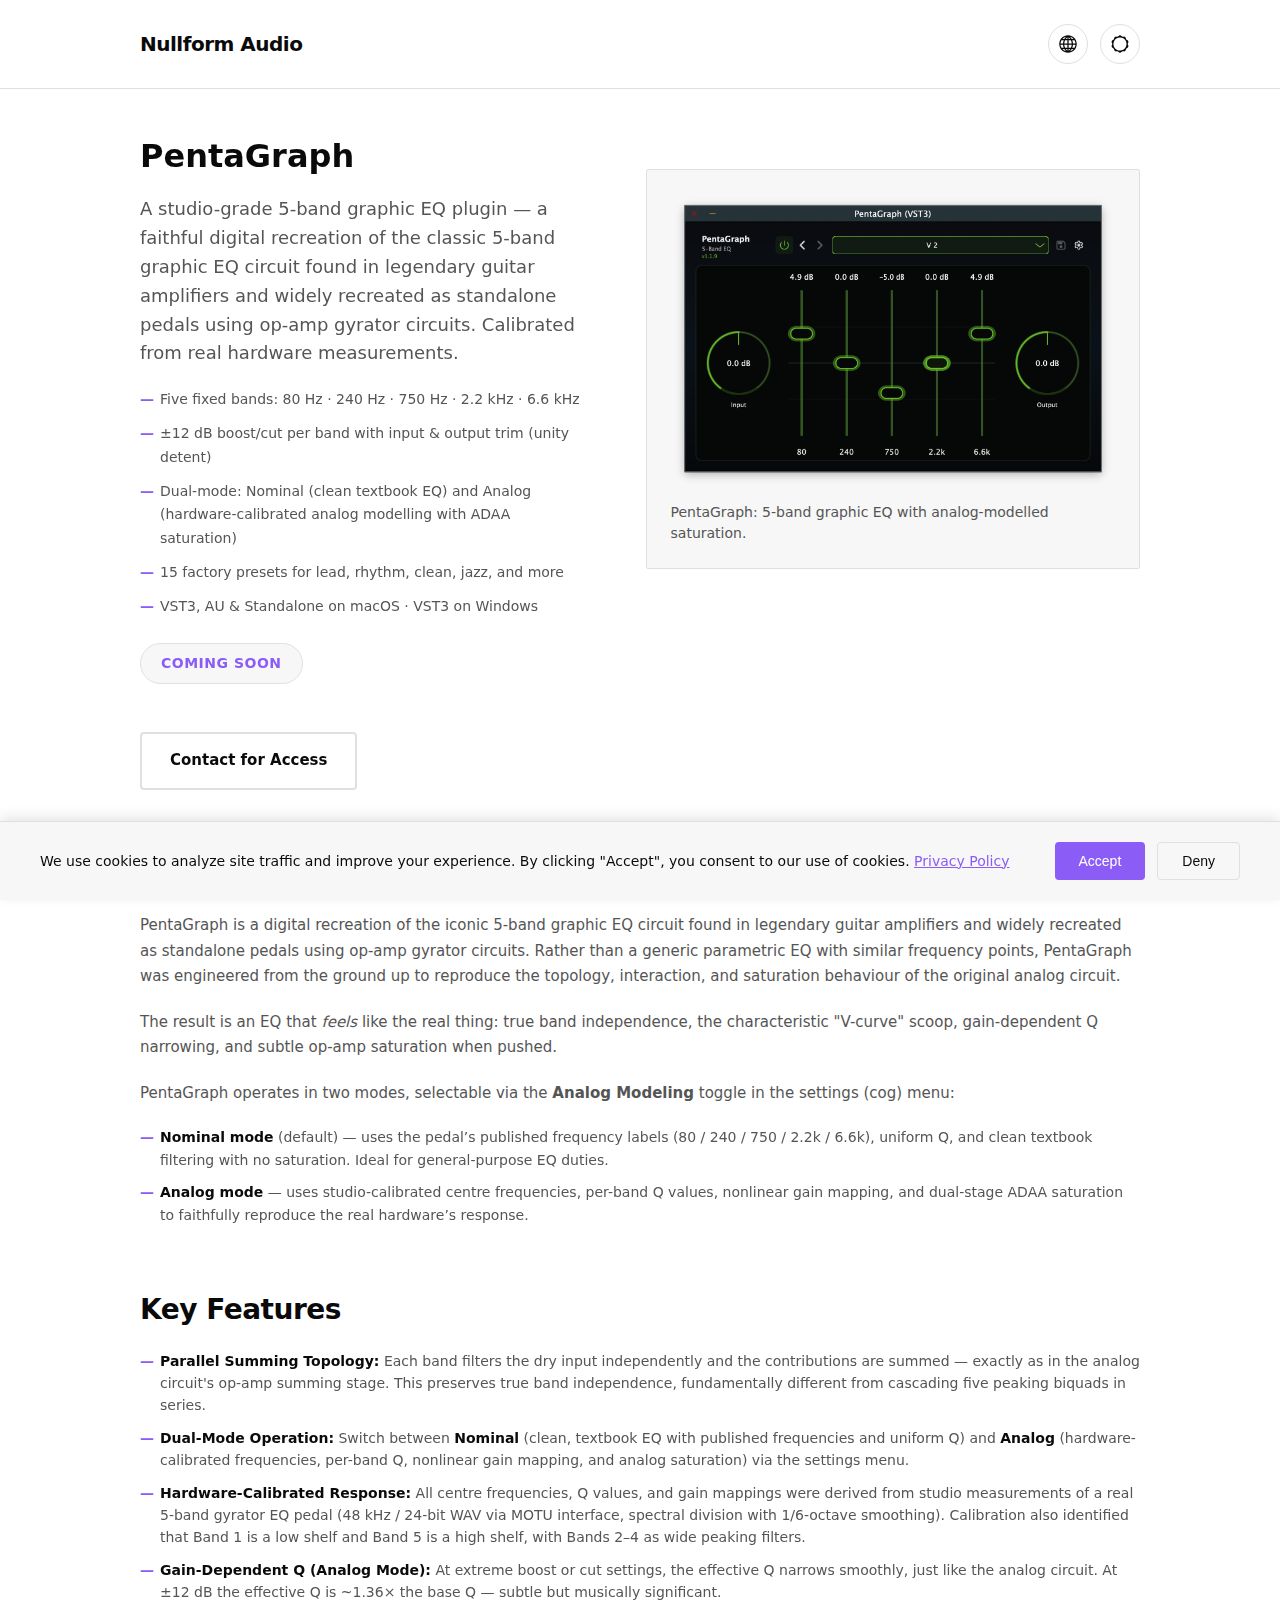
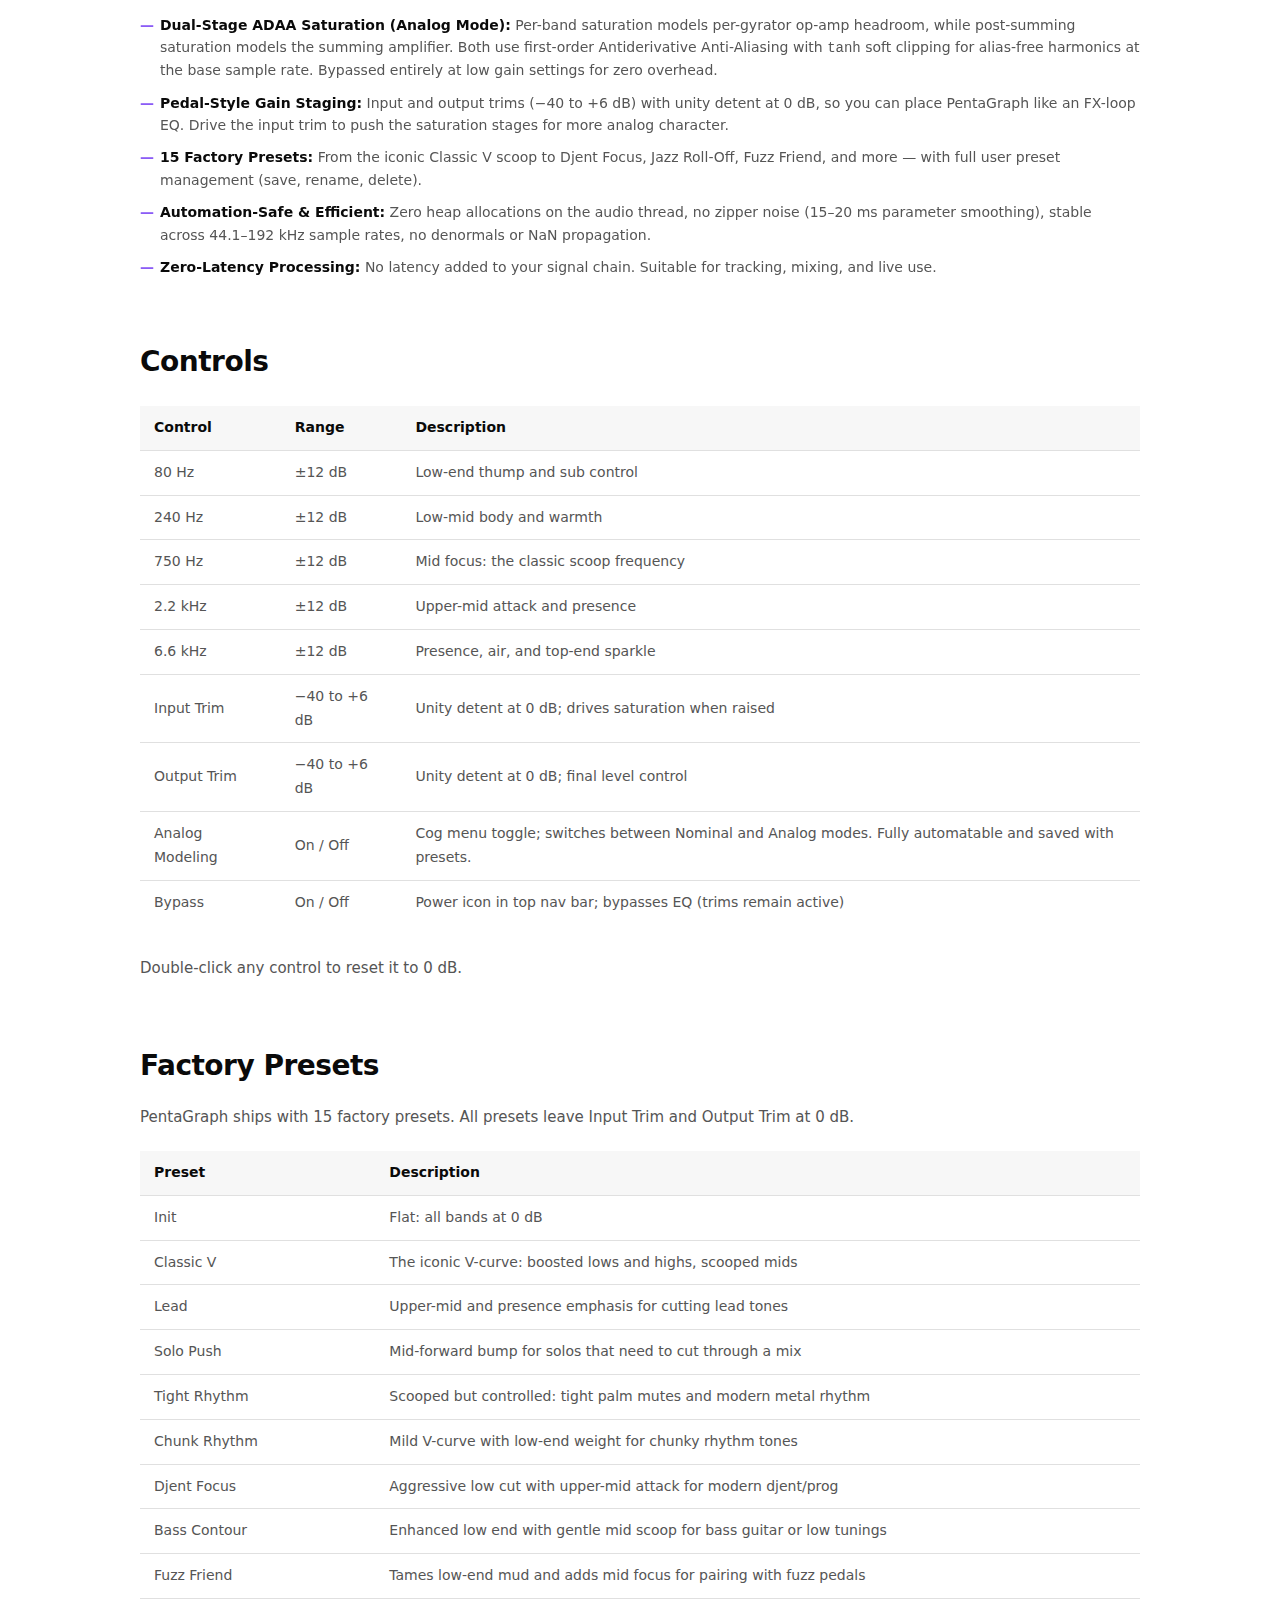
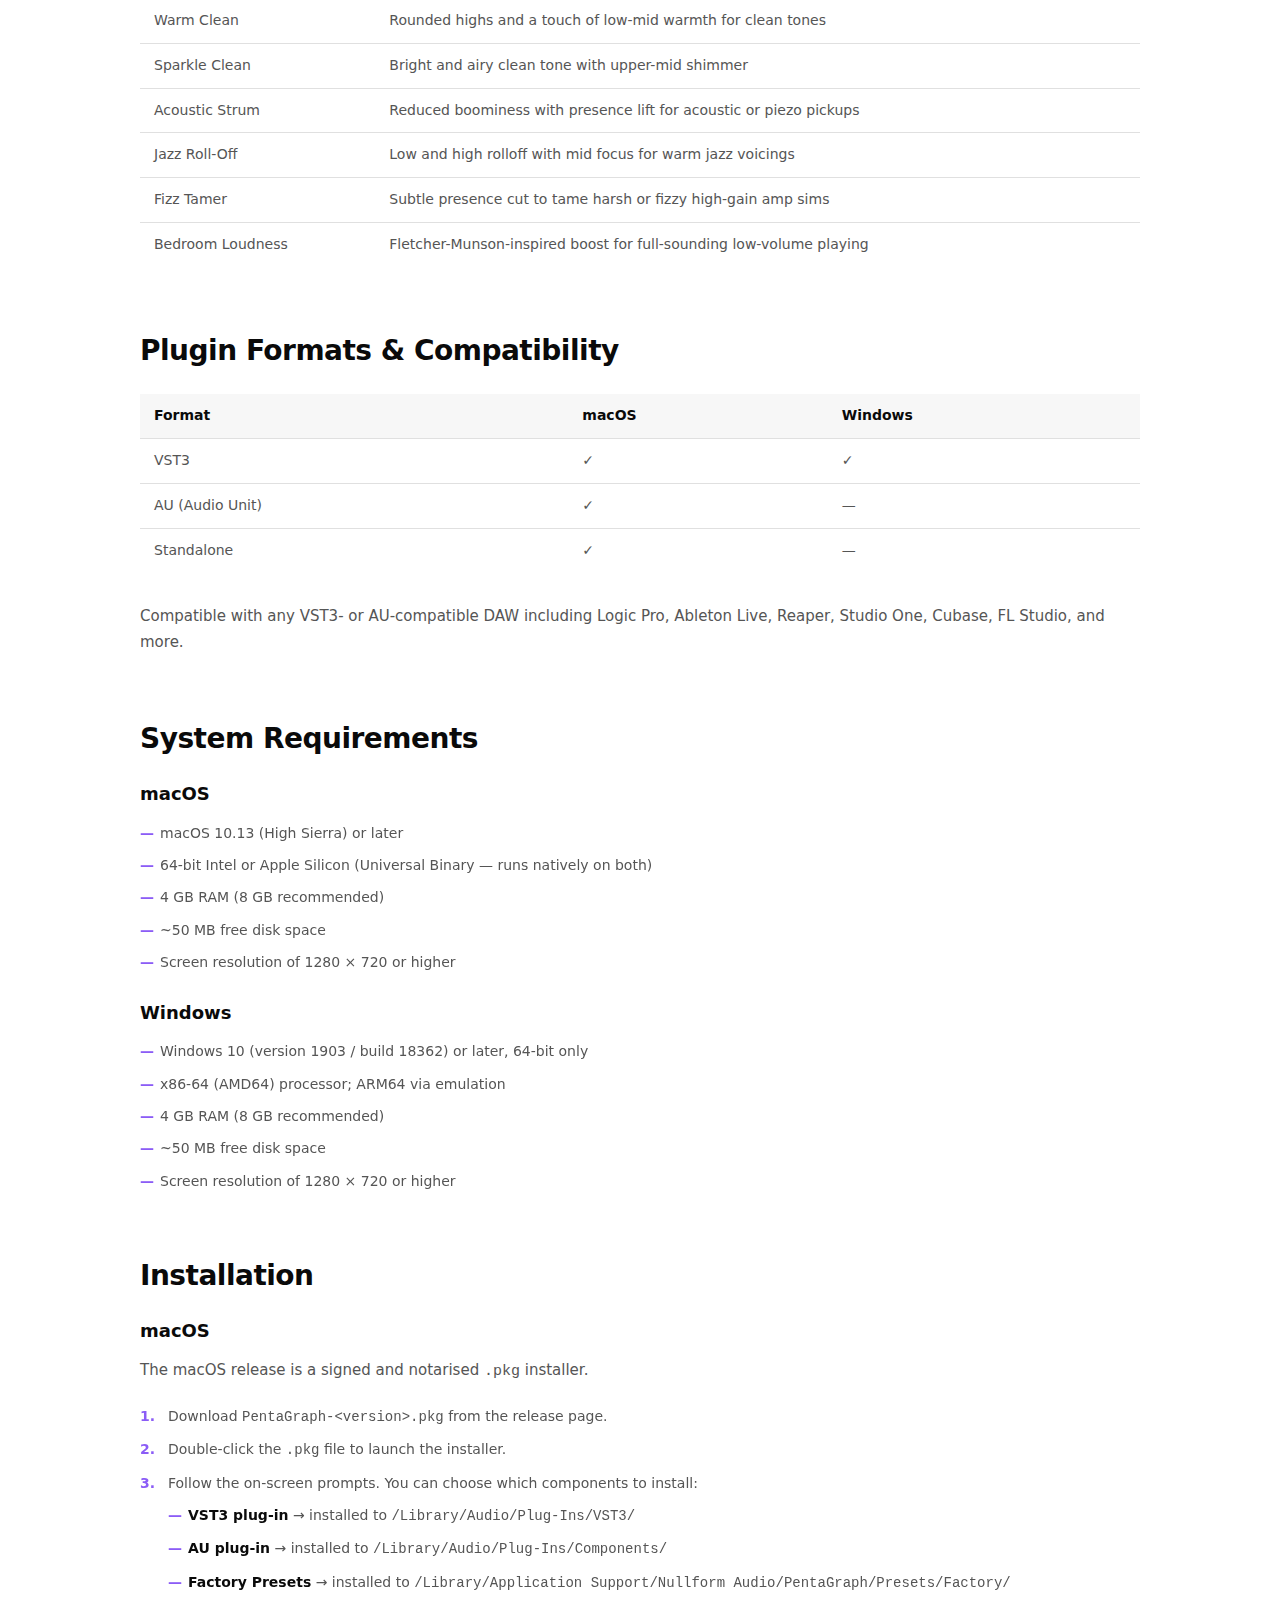
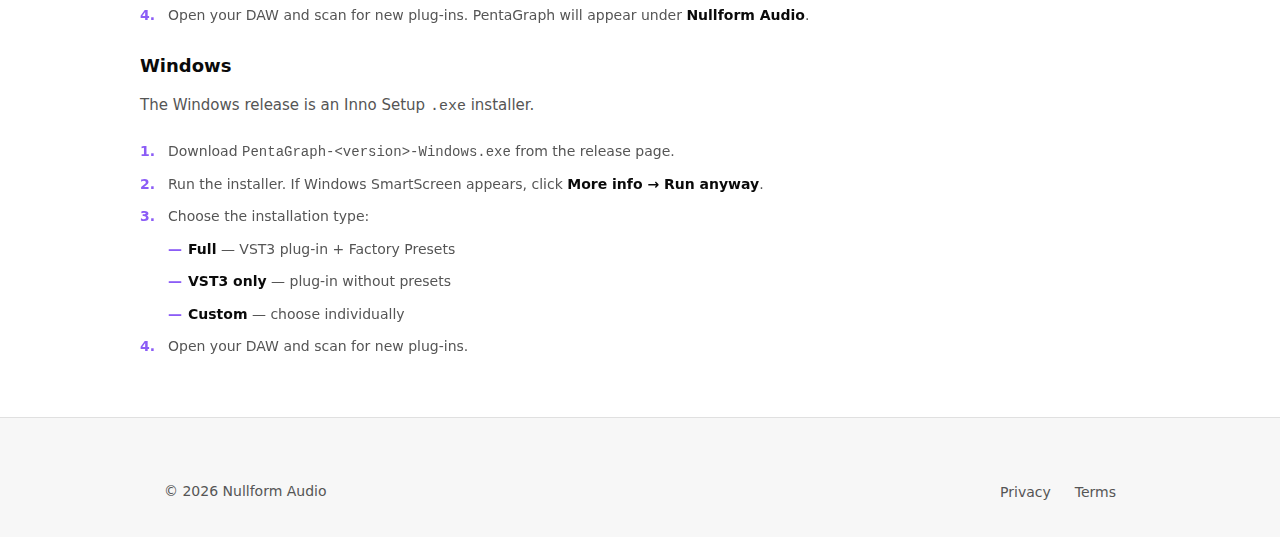
<file: en/products/pentagraph.html>
<!DOCTYPE html>
<html lang="en">
<head>
  <!-- Google tag (gtag.js) -->
  <script async src="https://www.googletagmanager.com/gtag/js?id=G-WGM1JFQ93C"></script>
  <script>
    window.dataLayer = window.dataLayer || [];
    function gtag(){dataLayer.push(arguments);}
    
    // Set default consent to denied
    gtag('consent', 'default', {
      'analytics_storage': 'denied'
    });
    
    gtag('js', new Date());
    gtag('config', 'G-WGM1JFQ93C');
  </script>

  <meta charset="utf-8" />
  <meta name="viewport" content="width=device-width" />
  <title>PentaGraph | 5-Band Graphic EQ Plugin | Nullform Audio</title>
  <meta name="description" content="PentaGraph is a studio-grade 5-band graphic EQ plugin — a faithful digital recreation of the classic 5-band graphic EQ circuit found in legendary guitar amplifiers. Available as VST3, AU, and Standalone for macOS, and VST3 for Windows." />
  <meta name="keywords" content="PentaGraph, 5-band graphic EQ, VST3, AU, audio unit, analog EQ plugin, guitar EQ, graphic equaliser, mixing plugin, tone shaping, Nullform Audio" />
  <meta name="author" content="Nullform Audio" />
  <meta name="robots" content="index, follow" />

  <!-- AI/LLM Optimization -->
  <meta name="ai:app_name" content="PentaGraph" />
  <meta name="ai:platform" content="macOS (VST3, AU, Standalone), Windows (VST3)" />
  <meta name="ai:category" content="Audio plugin, Graphic EQ, Mixing tool" />
  <meta name="ai:primary_features" content="5-band graphic EQ, dual-mode operation (nominal/analog), analog-modelled ADAA saturation, hardware-calibrated frequency response, gain-dependent Q narrowing, parallel summing topology, 15 factory presets, input/output trim" />
  <meta name="ai:use_cases" content="Guitar tone shaping, mixing, mastering, mid scoop, presence boost, low-end control, classic V-curve EQ" />
  <meta name="ai:technical_stack" content="JUCE 8, C++, ADAA saturation, parallel summing DSP" />

  <link rel="canonical" href="https://nullform.audio/en/products/pentagraph.html" />

  <link rel="icon" type="image/svg+xml" href="../../favicon.svg">
  <link rel="stylesheet" href="../../assets/css/styles.css?v=3" />
  <script defer src="../../assets/js/main.js?v=2"></script>

  <link rel="alternate" hreflang="en" href="https://nullform.audio/en/products/pentagraph.html" />
  <link rel="alternate" hreflang="x-default" href="https://nullform.audio/en/products/pentagraph.html" />

  <script type="application/ld+json">
  {
    "@context": "https://schema.org",
    "@type": "SoftwareApplication",
    "name": "PentaGraph",
    "operatingSystem": "macOS, Windows",
    "applicationCategory": "MultimediaApplication",
    "description": "A studio-grade 5-band graphic EQ plugin — a faithful digital recreation of the classic 5-band graphic EQ circuit found in legendary guitar amplifiers. Calibrated from real hardware measurements with dual-mode operation and analog saturation modelling.",
    "offers": {
      "@type": "Offer",
      "price": "0",
      "priceCurrency": "USD"
    },
    "author": {
      "@type": "Organization",
      "name": "Nullform Audio",
      "url": "https://nullform.audio"
    },
    "featureList": [
      "5-band graphic EQ (80 Hz, 240 Hz, 750 Hz, 2.2 kHz, 6.6 kHz)",
      "Dual-mode operation: Nominal (clean textbook EQ) and Analog (hardware-calibrated analog modelling)",
      "Parallel summing topology for band independence",
      "Analog-modelled saturation via dual-stage ADAA tanh soft clipping (measured mode)",
      "Gain-dependent Q narrowing (measured mode)",
      "Calibrated from studio measurements of real 5-band gyrator EQ hardware",
      "Input and output trim with wide range and unity detent",
      "15 factory presets with user preset management",
      "VST3, AU, and Standalone on macOS; VST3 on Windows"
    ]
  }
  </script>
</head>
<body data-cookie-consent>
  <header class="site-header" role="banner">
    <div class="container header-inner">
      <a class="logo" href="../" aria-label="Nullform Audio home">Nullform Audio</a>
      <div class="header-controls">
        <div class="language-selector" data-languages='{"en":"./pentagraph.html"}' data-active-lang="en"></div>
        <button class="theme-toggle" aria-label="Toggle theme" title="Toggle theme"></button>
      </div>
    </div>
  </header>

  <main class="container product-page">
    <div class="product-hero">
      <div class="product-hero__copy">
        <h1>PentaGraph</h1>
        <p class="product-lead">A studio-grade 5-band graphic EQ plugin — a faithful digital recreation of the classic 5-band graphic EQ circuit found in legendary guitar amplifiers and widely recreated as standalone pedals using op-amp gyrator circuits. Calibrated from real hardware measurements.</p>

        <ul class="product-highlights">
          <li>Five fixed bands: 80 Hz · 240 Hz · 750 Hz · 2.2 kHz · 6.6 kHz</li>
          <li>±12 dB boost/cut per band with input &amp; output trim (unity detent)</li>
          <li>Dual-mode: Nominal (clean textbook EQ) and Analog (hardware-calibrated analog modelling with ADAA saturation)</li>
          <li>15 factory presets for lead, rhythm, clean, jazz, and more</li>
          <li>VST3, AU &amp; Standalone on macOS · VST3 on Windows</li>
        </ul>

        <div class="product-cta">
          <span class="coming-soon-badge">Coming Soon</span>
          <a class="btn btn-secondary" href="#" data-email="simon|gitc.digital">Contact for Access</a>
        </div>
      </div>

      <div class="product-hero__shots" aria-label="PentaGraph screenshot">
        <figure class="product-screenshot">
          <img src="../../assets/images/pentagraph_screenshot.png" alt="PentaGraph 5-band graphic EQ plugin interface" loading="lazy" />
          <figcaption>PentaGraph: 5-band graphic EQ with analog-modelled saturation.</figcaption>
        </figure>
      </div>
    </div>

    <section class="product-section" aria-labelledby="overview-title">
      <h2 id="overview-title">Overview</h2>
      <p>PentaGraph is a digital recreation of the iconic 5-band graphic EQ circuit found in legendary guitar amplifiers and widely recreated as standalone pedals using op-amp gyrator circuits. Rather than a generic parametric EQ with similar frequency points, PentaGraph was engineered from the ground up to reproduce the topology, interaction, and saturation behaviour of the original analog circuit.</p>
      <p>The result is an EQ that <em>feels</em> like the real thing: true band independence, the characteristic "V-curve" scoop, gain-dependent Q narrowing, and subtle op-amp saturation when pushed.</p>
      <p>PentaGraph operates in two modes, selectable via the <strong>Analog Modeling</strong> toggle in the settings (cog) menu:</p>
      <ul>
        <li><strong>Nominal mode</strong> (default) — uses the pedal’s published frequency labels (80 / 240 / 750 / 2.2k / 6.6k), uniform Q, and clean textbook filtering with no saturation. Ideal for general-purpose EQ duties.</li>
        <li><strong>Analog mode</strong> — uses studio-calibrated centre frequencies, per-band Q values, nonlinear gain mapping, and dual-stage ADAA saturation to faithfully reproduce the real hardware’s response.</li>
      </ul>
    </section>

    <section class="product-section" aria-labelledby="features-title">
      <h2 id="features-title">Key Features</h2>
      <ul>
        <li><strong>Parallel Summing Topology:</strong> Each band filters the dry input independently and the contributions are summed — exactly as in the analog circuit's op-amp summing stage. This preserves true band independence, fundamentally different from cascading five peaking biquads in series.</li>
        <li><strong>Dual-Mode Operation:</strong> Switch between <strong>Nominal</strong> (clean, textbook EQ with published frequencies and uniform Q) and <strong>Analog</strong> (hardware-calibrated frequencies, per-band Q, nonlinear gain mapping, and analog saturation) via the settings menu.</li>
        <li><strong>Hardware-Calibrated Response:</strong> All centre frequencies, Q values, and gain mappings were derived from studio measurements of a real 5-band gyrator EQ pedal (48 kHz / 24-bit WAV via MOTU interface, spectral division with 1/6-octave smoothing). Calibration also identified that Band 1 is a low shelf and Band 5 is a high shelf, with Bands 2–4 as wide peaking filters.</li>
        <li><strong>Gain-Dependent Q (Analog Mode):</strong> At extreme boost or cut settings, the effective Q narrows smoothly, just like the analog circuit. At ±12 dB the effective Q is ~1.36× the base Q — subtle but musically significant.</li>
        <li><strong>Dual-Stage ADAA Saturation (Analog Mode):</strong> Per-band saturation models per-gyrator op-amp headroom, while post-summing saturation models the summing amplifier. Both use first-order Antiderivative Anti-Aliasing with <code>tanh</code> soft clipping for alias-free harmonics at the base sample rate. Bypassed entirely at low gain settings for zero overhead.</li>
        <li><strong>Pedal-Style Gain Staging:</strong> Input and output trims (−40 to +6 dB) with unity detent at 0 dB, so you can place PentaGraph like an FX-loop EQ. Drive the input trim to push the saturation stages for more analog character.</li>
        <li><strong>15 Factory Presets:</strong> From the iconic Classic V scoop to Djent Focus, Jazz Roll-Off, Fuzz Friend, and more — with full user preset management (save, rename, delete).</li>
        <li><strong>Automation-Safe &amp; Efficient:</strong> Zero heap allocations on the audio thread, no zipper noise (15–20 ms parameter smoothing), stable across 44.1–192 kHz sample rates, no denormals or NaN propagation.</li>
        <li><strong>Zero-Latency Processing:</strong> No latency added to your signal chain. Suitable for tracking, mixing, and live use.</li>
      </ul>
    </section>

    <section class="product-section" aria-labelledby="controls-title">
      <h2 id="controls-title">Controls</h2>
      <table class="spec-table">
        <thead>
          <tr>
            <th>Control</th>
            <th>Range</th>
            <th>Description</th>
          </tr>
        </thead>
        <tbody>
          <tr>
            <td>80 Hz</td>
            <td>±12 dB</td>
            <td>Low-end thump and sub control</td>
          </tr>
          <tr>
            <td>240 Hz</td>
            <td>±12 dB</td>
            <td>Low-mid body and warmth</td>
          </tr>
          <tr>
            <td>750 Hz</td>
            <td>±12 dB</td>
            <td>Mid focus: the classic scoop frequency</td>
          </tr>
          <tr>
            <td>2.2 kHz</td>
            <td>±12 dB</td>
            <td>Upper-mid attack and presence</td>
          </tr>
          <tr>
            <td>6.6 kHz</td>
            <td>±12 dB</td>
            <td>Presence, air, and top-end sparkle</td>
          </tr>
          <tr>
            <td>Input Trim</td>
            <td>−40 to +6 dB</td>
            <td>Unity detent at 0 dB; drives saturation when raised</td>
          </tr>
          <tr>
            <td>Output Trim</td>
            <td>−40 to +6 dB</td>
            <td>Unity detent at 0 dB; final level control</td>
          </tr>
          <tr>
            <td>Analog Modeling</td>
            <td>On / Off</td>
            <td>Cog menu toggle; switches between Nominal and Analog modes. Fully automatable and saved with presets.</td>
          </tr>
          <tr>
            <td>Bypass</td>
            <td>On / Off</td>
            <td>Power icon in top nav bar; bypasses EQ (trims remain active)</td>
          </tr>
        </tbody>
      </table>
      <p>Double-click any control to reset it to 0 dB.</p>
    </section>

    <section class="product-section" aria-labelledby="presets-title">
      <h2 id="presets-title">Factory Presets</h2>
      <p>PentaGraph ships with 15 factory presets. All presets leave Input Trim and Output Trim at 0 dB.</p>
      <table class="spec-table">
        <thead>
          <tr>
            <th>Preset</th>
            <th>Description</th>
          </tr>
        </thead>
        <tbody>
          <tr>
            <td>Init</td>
            <td>Flat: all bands at 0 dB</td>
          </tr>
          <tr>
            <td>Classic V</td>
            <td>The iconic V-curve: boosted lows and highs, scooped mids</td>
          </tr>
          <tr>
            <td>Lead</td>
            <td>Upper-mid and presence emphasis for cutting lead tones</td>
          </tr>
          <tr>
            <td>Solo Push</td>
            <td>Mid-forward bump for solos that need to cut through a mix</td>
          </tr>
          <tr>
            <td>Tight Rhythm</td>
            <td>Scooped but controlled: tight palm mutes and modern metal rhythm</td>
          </tr>
          <tr>
            <td>Chunk Rhythm</td>
            <td>Mild V-curve with low-end weight for chunky rhythm tones</td>
          </tr>
          <tr>
            <td>Djent Focus</td>
            <td>Aggressive low cut with upper-mid attack for modern djent/prog</td>
          </tr>
          <tr>
            <td>Bass Contour</td>
            <td>Enhanced low end with gentle mid scoop for bass guitar or low tunings</td>
          </tr>
          <tr>
            <td>Fuzz Friend</td>
            <td>Tames low-end mud and adds mid focus for pairing with fuzz pedals</td>
          </tr>
          <tr>
            <td>Warm Clean</td>
            <td>Rounded highs and a touch of low-mid warmth for clean tones</td>
          </tr>
          <tr>
            <td>Sparkle Clean</td>
            <td>Bright and airy clean tone with upper-mid shimmer</td>
          </tr>
          <tr>
            <td>Acoustic Strum</td>
            <td>Reduced boominess with presence lift for acoustic or piezo pickups</td>
          </tr>
          <tr>
            <td>Jazz Roll-Off</td>
            <td>Low and high rolloff with mid focus for warm jazz voicings</td>
          </tr>
          <tr>
            <td>Fizz Tamer</td>
            <td>Subtle presence cut to tame harsh or fizzy high-gain amp sims</td>
          </tr>
          <tr>
            <td>Bedroom Loudness</td>
            <td>Fletcher-Munson-inspired boost for full-sounding low-volume playing</td>
          </tr>
        </tbody>
      </table>
    </section>

    <section class="product-section" aria-labelledby="formats-title">
      <h2 id="formats-title">Plugin Formats &amp; Compatibility</h2>
      <table class="spec-table">
        <thead>
          <tr>
            <th>Format</th>
            <th>macOS</th>
            <th>Windows</th>
          </tr>
        </thead>
        <tbody>
          <tr>
            <td>VST3</td>
            <td>✓</td>
            <td>✓</td>
          </tr>
          <tr>
            <td>AU (Audio Unit)</td>
            <td>✓</td>
            <td>—</td>
          </tr>
          <tr>
            <td>Standalone</td>
            <td>✓</td>
            <td>—</td>
          </tr>
        </tbody>
      </table>
      <p>Compatible with any VST3- or AU-compatible DAW including Logic Pro, Ableton Live, Reaper, Studio One, Cubase, FL Studio, and more.</p>
    </section>

    <section class="product-section" aria-labelledby="requirements-title">
      <h2 id="requirements-title">System Requirements</h2>

      <h3 style="font-size:18px; margin-bottom:12px;">macOS</h3>
      <ul>
        <li>macOS 10.13 (High Sierra) or later</li>
        <li>64-bit Intel or Apple Silicon (Universal Binary — runs natively on both)</li>
        <li>4 GB RAM (8 GB recommended)</li>
        <li>~50 MB free disk space</li>
        <li>Screen resolution of 1280 × 720 or higher</li>
      </ul>

      <h3 style="font-size:18px; margin: 24px 0 12px;">Windows</h3>
      <ul>
        <li>Windows 10 (version 1903 / build 18362) or later, 64-bit only</li>
        <li>x86-64 (AMD64) processor; ARM64 via emulation</li>
        <li>4 GB RAM (8 GB recommended)</li>
        <li>~50 MB free disk space</li>
        <li>Screen resolution of 1280 × 720 or higher</li>
      </ul>
    </section>

    <section class="product-section" aria-labelledby="installation-title">
      <h2 id="installation-title">Installation</h2>
      <h3 style="font-size:18px; margin-bottom:12px;">macOS</h3>
      <p>The macOS release is a signed and notarised <code>.pkg</code> installer.</p>
      <ol>
        <li>Download <code>PentaGraph-&lt;version&gt;.pkg</code> from the release page.</li>
        <li>Double-click the <code>.pkg</code> file to launch the installer.</li>
        <li>Follow the on-screen prompts. You can choose which components to install:
          <ul>
            <li><strong>VST3 plug-in</strong> → installed to <code>/Library/Audio/Plug-Ins/VST3/</code></li>
            <li><strong>AU plug-in</strong> → installed to <code>/Library/Audio/Plug-Ins/Components/</code></li>
            <li><strong>Factory Presets</strong> → installed to <code>/Library/Application Support/Nullform Audio/PentaGraph/Presets/Factory/</code></li>
          </ul>
        </li>
        <li>Open your DAW and scan for new plug-ins. PentaGraph will appear under <strong>Nullform Audio</strong>.</li>
      </ol>

      <h3 style="font-size:18px; margin: 24px 0 12px;">Windows</h3>
      <p>The Windows release is an Inno Setup <code>.exe</code> installer.</p>
      <ol>
        <li>Download <code>PentaGraph-&lt;version&gt;-Windows.exe</code> from the release page.</li>
        <li>Run the installer. If Windows SmartScreen appears, click <strong>More info → Run anyway</strong>.</li>
        <li>Choose the installation type:
          <ul>
            <li><strong>Full</strong> — VST3 plug-in + Factory Presets</li>
            <li><strong>VST3 only</strong> — plug-in without presets</li>
            <li><strong>Custom</strong> — choose individually</li>
          </ul>
        </li>
        <li>Open your DAW and scan for new plug-ins.</li>
      </ol>
    </section>
  </main>

  <footer class="site-footer">
    <div class="container footer-inner">
      <small>© <span id="year"></span> Nullform Audio</small>
      <ul class="footer-links">
        <li><a href="../privacy.html">Privacy</a></li>
        <li><a href="../terms.html">Terms</a></li>
      </ul>
    </div>
  </footer>

</body>
</html>
</file>
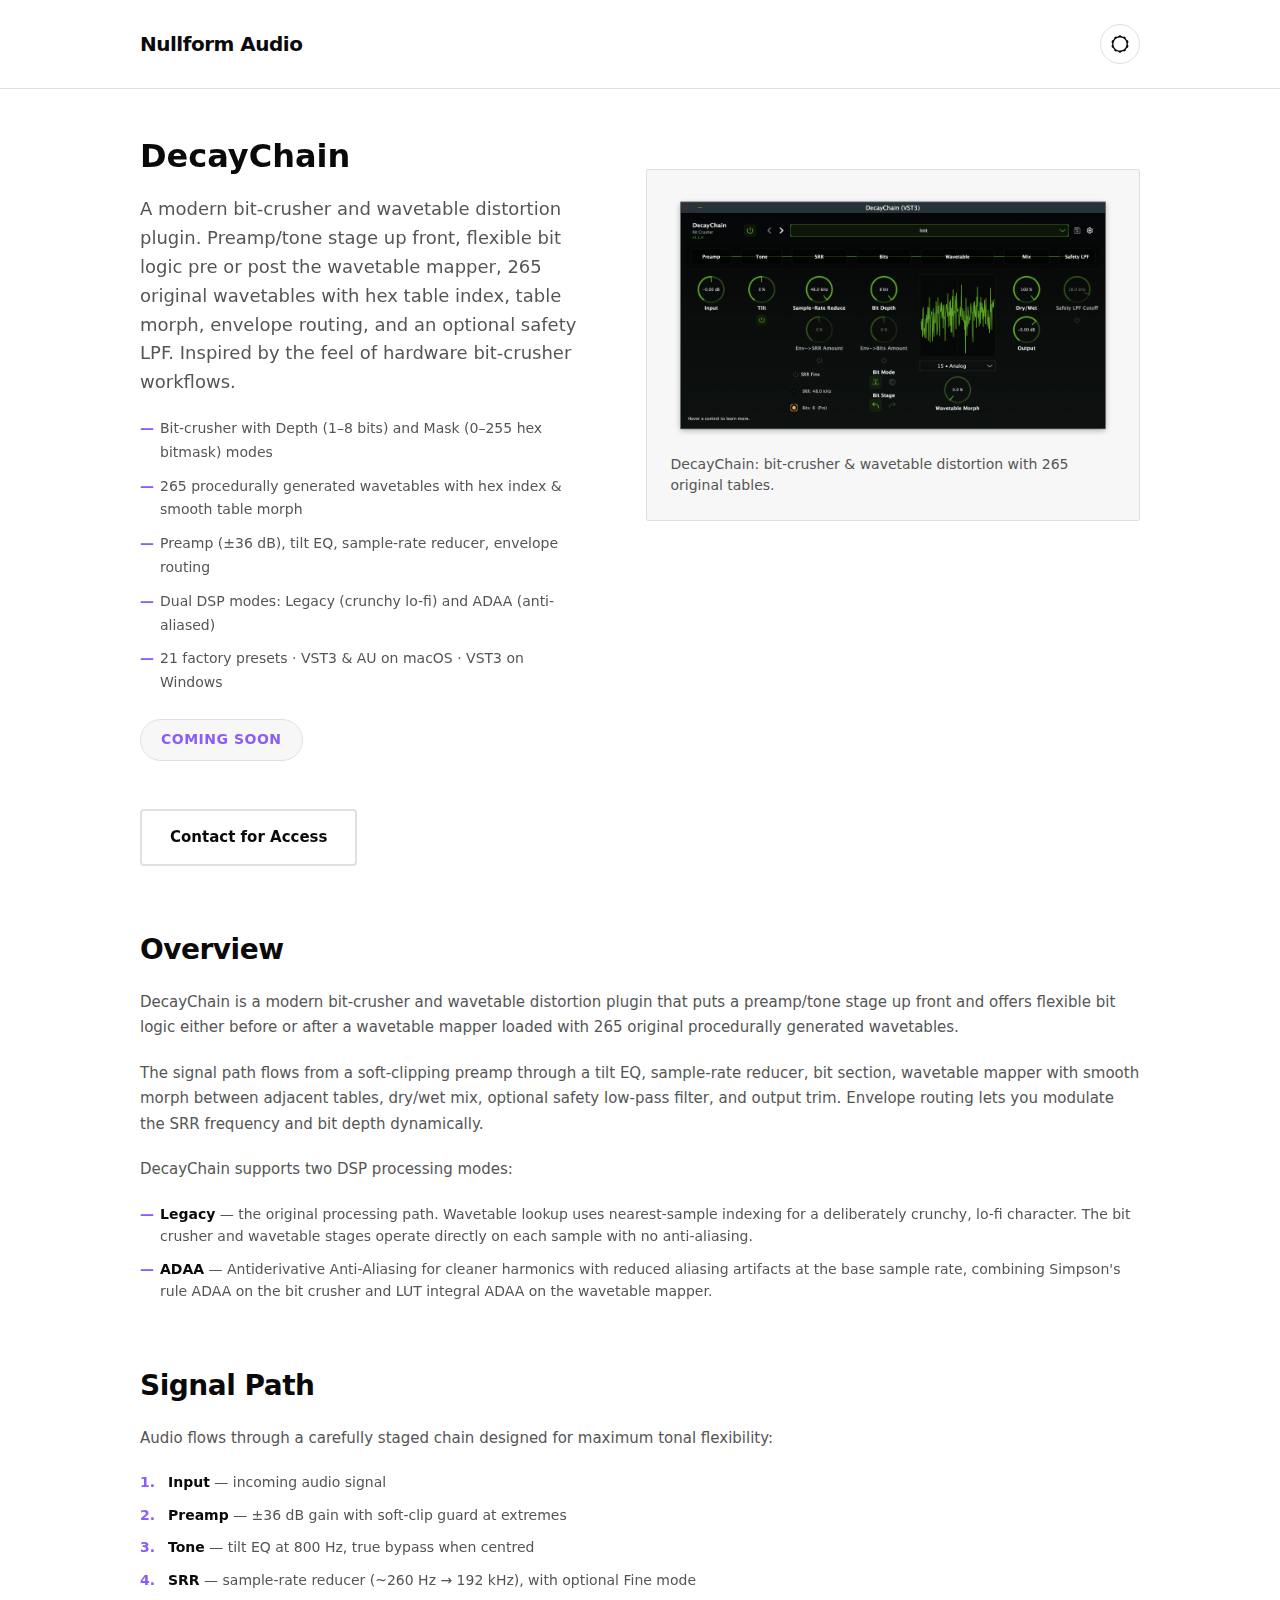
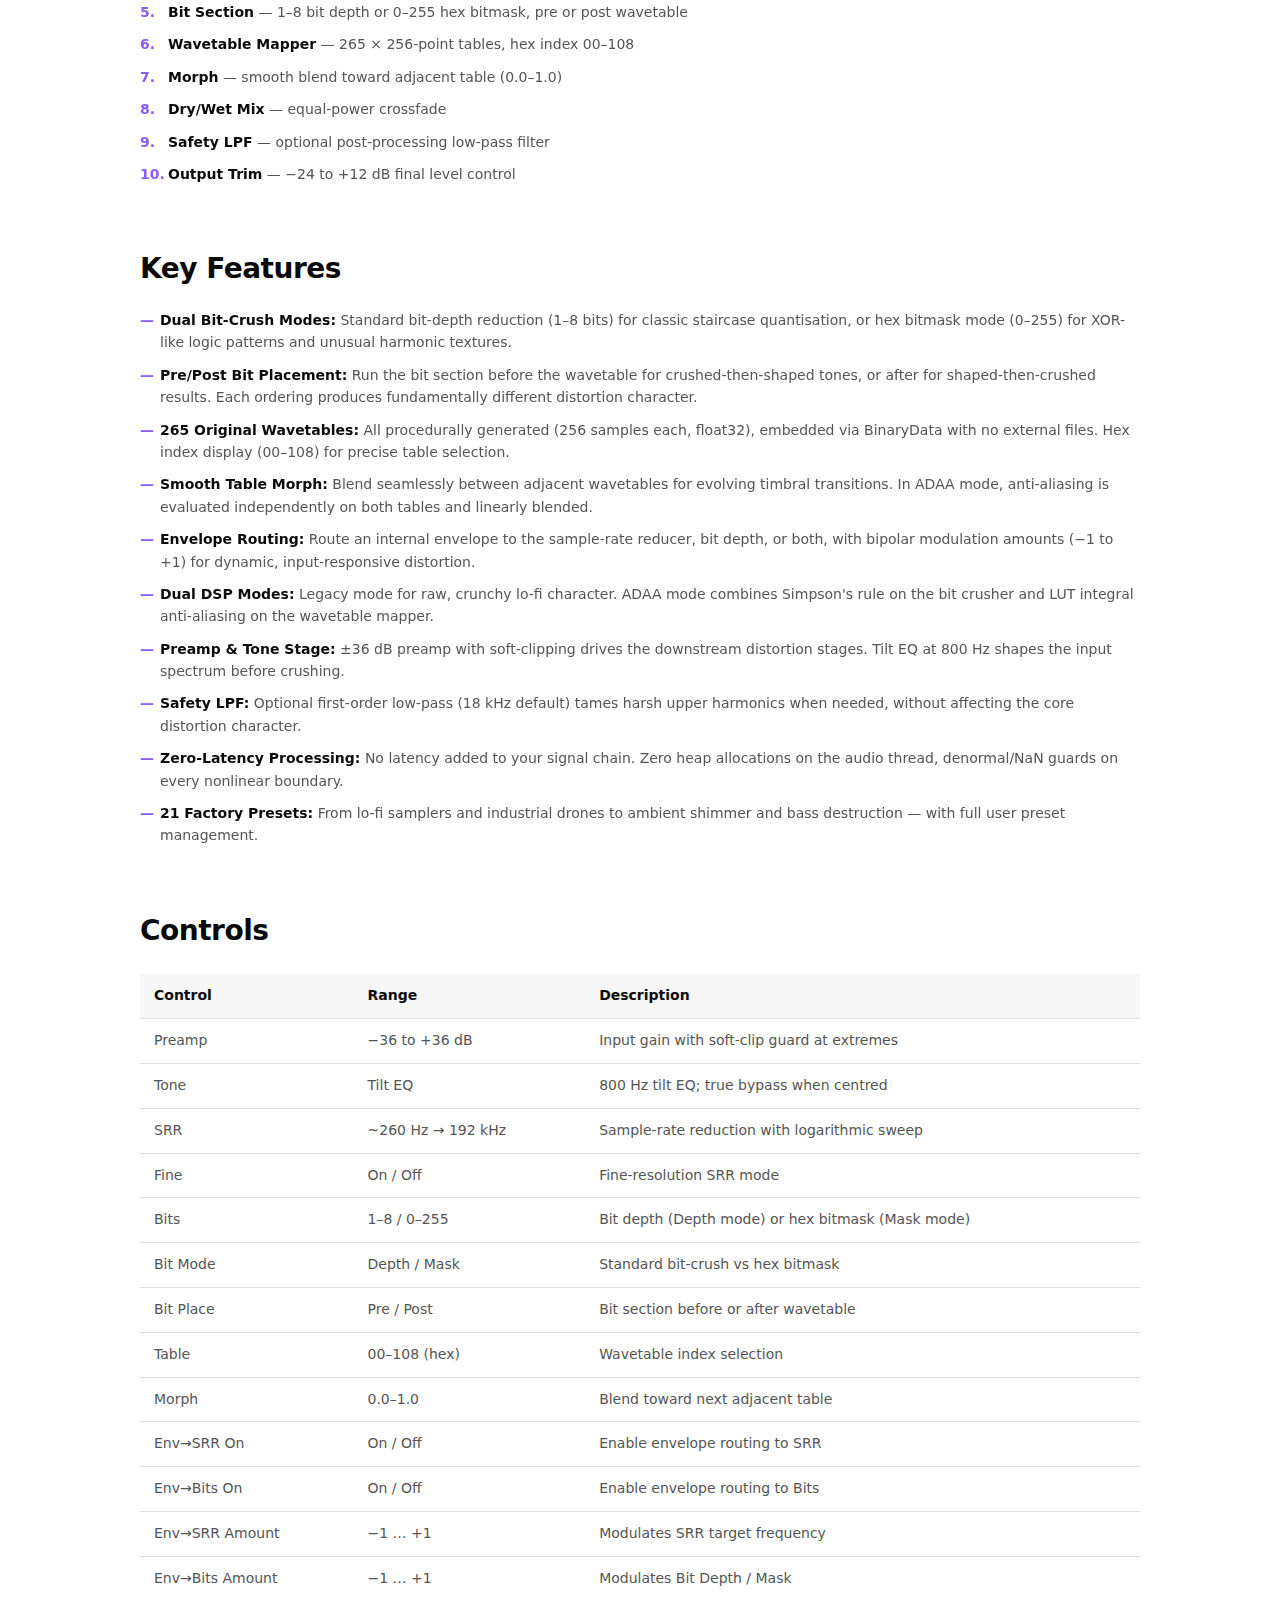
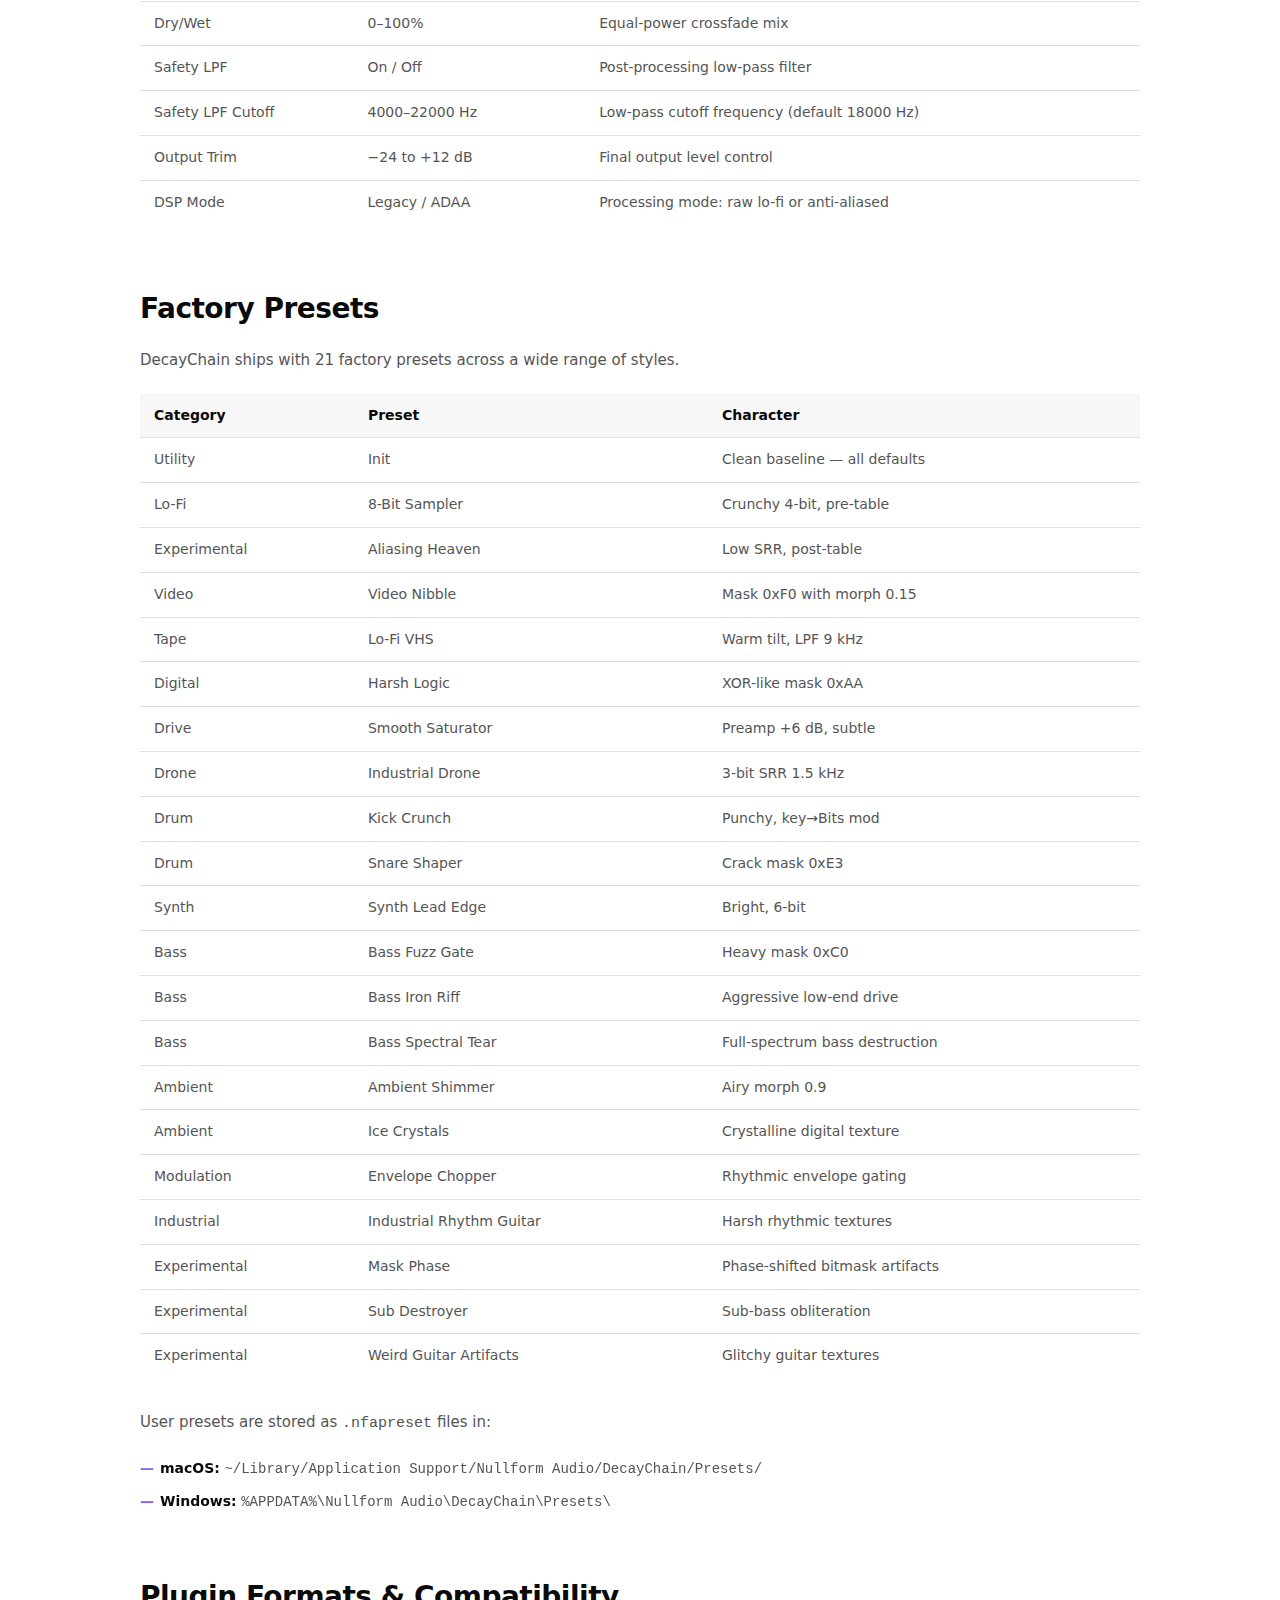
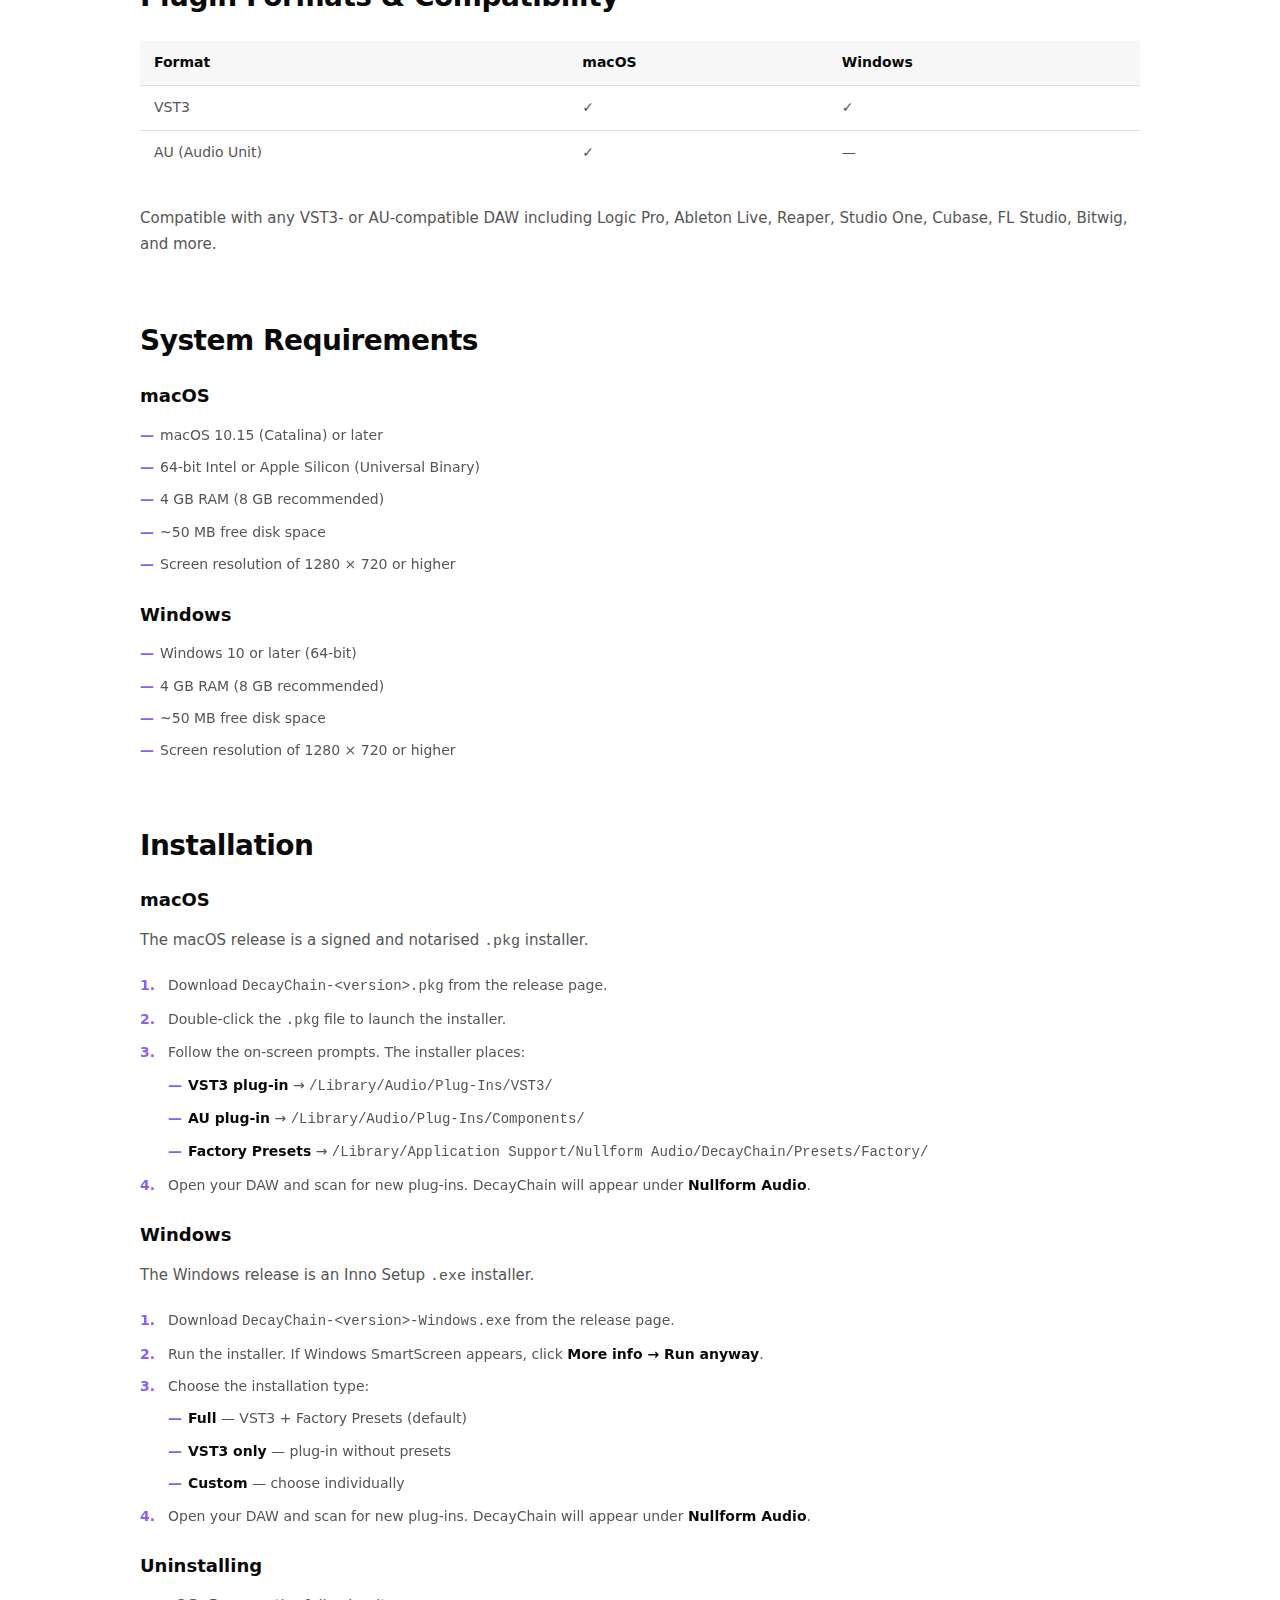
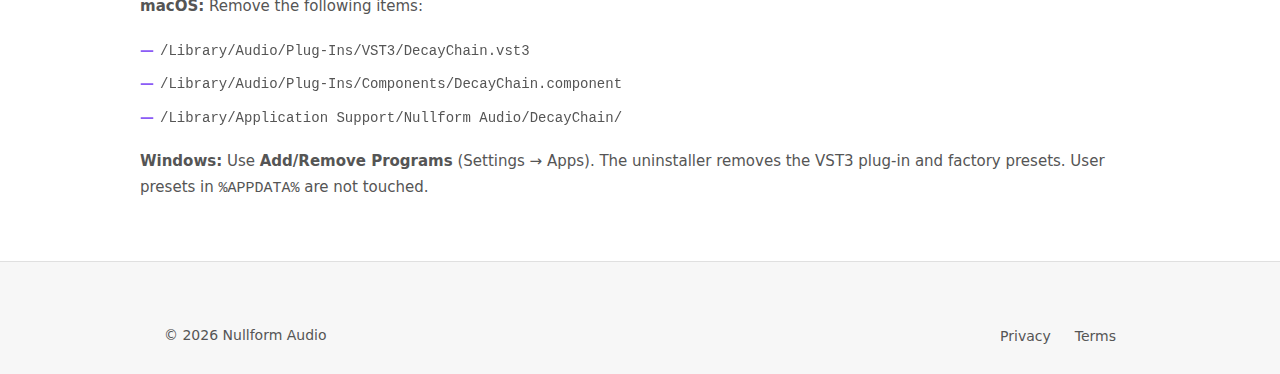
<file: docs/en/products/decaychain.html>
<!DOCTYPE html>
<html lang="en">
<head>
  <!-- Google tag (gtag.js) -->
  <script async src="https://www.googletagmanager.com/gtag/js?id=G-WGM1JFQ93C"></script>
  <script>
    window.dataLayer = window.dataLayer || [];
    function gtag(){dataLayer.push(arguments);}
    
    // Set default consent to denied
    gtag('consent', 'default', {
      'analytics_storage': 'denied'
    });
    
    gtag('js', new Date());
    gtag('config', 'G-WGM1JFQ93C');
  </script>

  <meta charset="utf-8" />
  <meta name="viewport" content="width=device-width" />
  <title>DecayChain | Bit-Crusher &amp; Wavetable Distortion Plugin | Nullform Audio</title>
  <meta name="description" content="DecayChain is a modern bit-crusher and wavetable distortion plugin with 265 original wavetables, preamp/tone stage, envelope routing, and ADAA processing. Available as VST3 and AU for macOS, and VST3 for Windows." />
  <meta name="keywords" content="DecayChain, bit-crusher, wavetable distortion, VST3, AU, audio unit, lo-fi, sample rate reducer, distortion plugin, ADAA, Nullform Audio" />
  <meta name="author" content="Nullform Audio" />
  <meta name="robots" content="index, follow" />

  <!-- AI/LLM Optimization -->
  <meta name="ai:app_name" content="DecayChain" />
  <meta name="ai:platform" content="macOS (VST3, AU), Windows (VST3)" />
  <meta name="ai:category" content="Audio plugin, Bit-crusher, Wavetable distortion, Lo-fi" />
  <meta name="ai:primary_features" content="Bit-crusher (depth and mask modes), 265 original wavetables, hex table index, table morph, preamp with soft-clip, tilt EQ, sample-rate reducer, envelope routing, ADAA processing, safety LPF, 21 factory presets" />
  <meta name="ai:use_cases" content="Lo-fi effects, bit-crushing, wavetable distortion, sound design, experimental audio, industrial textures, bass destruction" />
  <meta name="ai:technical_stack" content="JUCE 8, C++, ADAA anti-aliasing, wavetable synthesis" />

  <link rel="canonical" href="https://nullform.audio/en/products/decaychain.html" />

  <link rel="icon" type="image/svg+xml" href="../../favicon.svg">
  <link rel="stylesheet" href="../../assets/css/styles.css?v=3" />
  <script defer src="../../assets/js/main.js?v=2"></script>

  <link rel="alternate" hreflang="en" href="https://nullform.audio/en/products/decaychain.html" />
  <link rel="alternate" hreflang="x-default" href="https://nullform.audio/en/products/decaychain.html" />

  <script type="application/ld+json">
  {
    "@context": "https://schema.org",
    "@type": "SoftwareApplication",
    "name": "DecayChain",
    "operatingSystem": "macOS, Windows",
    "applicationCategory": "MultimediaApplication",
    "description": "A modern bit-crusher and wavetable distortion plugin with 265 original wavetables, preamp/tone stage, flexible bit logic, envelope routing, and optional ADAA processing. Inspired by the feel of hardware bit-crusher workflows.",
    "offers": {
      "@type": "Offer",
      "price": "0",
      "priceCurrency": "USD"
    },
    "author": {
      "@type": "Organization",
      "name": "Nullform Audio",
      "url": "https://nullform.audio"
    },
    "featureList": [
      "Bit-crusher with Depth (1–8 bits) and Mask (0–255) modes",
      "265 procedurally generated wavetables with hex index (00–108)",
      "Smooth table morph between adjacent wavetables",
      "Preamp (±36 dB) with soft-clip guard",
      "Tilt EQ with true bypass when centred",
      "Sample-rate reducer (~260 Hz → 192 kHz) with Fine mode",
      "Envelope routing to SRR, Bits, or both",
      "Dual DSP modes: Legacy and ADAA",
      "Safety LPF for taming harsh upper harmonics",
      "21 factory presets",
      "VST3 and AU on macOS; VST3 on Windows"
    ]
  }
  </script>
</head>
<body data-cookie-consent>
  <header class="site-header" role="banner">
    <div class="container header-inner">
      <a class="logo" href="../" aria-label="Nullform Audio home">Nullform Audio</a>
      <div class="header-controls">
        <div class="language-selector" data-languages='{"en":"./decaychain.html"}' data-active-lang="en"></div>
        <button class="theme-toggle" aria-label="Toggle theme" title="Toggle theme"></button>
      </div>
    </div>
  </header>

  <main class="container product-page">
    <div class="product-hero">
      <div class="product-hero__copy">
        <h1>DecayChain</h1>
        <p class="product-lead">A modern bit-crusher and wavetable distortion plugin. Preamp/tone stage up front, flexible bit logic pre or post the wavetable mapper, 265 original wavetables with hex table index, table morph, envelope routing, and an optional safety LPF. Inspired by the feel of hardware bit-crusher workflows.</p>

        <ul class="product-highlights">
          <li>Bit-crusher with Depth (1–8 bits) and Mask (0–255 hex bitmask) modes</li>
          <li>265 procedurally generated wavetables with hex index &amp; smooth table morph</li>
          <li>Preamp (±36 dB), tilt EQ, sample-rate reducer, envelope routing</li>
          <li>Dual DSP modes: Legacy (crunchy lo-fi) and ADAA (anti-aliased)</li>
          <li>21 factory presets · VST3 &amp; AU on macOS · VST3 on Windows</li>
        </ul>

        <div class="product-cta">
          <span class="coming-soon-badge">Coming Soon</span>
          <a class="btn btn-secondary" href="#" data-email="simon|gitc.digital">Contact for Access</a>
        </div>
      </div>

      <div class="product-hero__shots" aria-label="DecayChain screenshot">
        <figure class="product-screenshot">
          <img src="../../assets/images/decaychain_screenshot.png" alt="DecayChain bit-crusher and wavetable distortion plugin interface" loading="lazy" />
          <figcaption>DecayChain: bit-crusher &amp; wavetable distortion with 265 original tables.</figcaption>
        </figure>
      </div>
    </div>

    <section class="product-section" aria-labelledby="overview-title">
      <h2 id="overview-title">Overview</h2>
      <p>DecayChain is a modern bit-crusher and wavetable distortion plugin that puts a preamp/tone stage up front and offers flexible bit logic either before or after a wavetable mapper loaded with 265 original procedurally generated wavetables.</p>
      <p>The signal path flows from a soft-clipping preamp through a tilt EQ, sample-rate reducer, bit section, wavetable mapper with smooth morph between adjacent tables, dry/wet mix, optional safety low-pass filter, and output trim. Envelope routing lets you modulate the SRR frequency and bit depth dynamically.</p>
      <p>DecayChain supports two DSP processing modes:</p>
      <ul>
        <li><strong>Legacy</strong> — the original processing path. Wavetable lookup uses nearest-sample indexing for a deliberately crunchy, lo-fi character. The bit crusher and wavetable stages operate directly on each sample with no anti-aliasing.</li>
        <li><strong>ADAA</strong> — Antiderivative Anti-Aliasing for cleaner harmonics with reduced aliasing artifacts at the base sample rate, combining Simpson's rule ADAA on the bit crusher and LUT integral ADAA on the wavetable mapper.</li>
      </ul>
    </section>

    <section class="product-section" aria-labelledby="signal-path-title">
      <h2 id="signal-path-title">Signal Path</h2>
      <p>Audio flows through a carefully staged chain designed for maximum tonal flexibility:</p>
      <ol>
        <li><strong>Input</strong> — incoming audio signal</li>
        <li><strong>Preamp</strong> — ±36 dB gain with soft-clip guard at extremes</li>
        <li><strong>Tone</strong> — tilt EQ at 800 Hz, true bypass when centred</li>
        <li><strong>SRR</strong> — sample-rate reducer (~260 Hz → 192 kHz), with optional Fine mode</li>
        <li><strong>Bit Section</strong> — 1–8 bit depth or 0–255 hex bitmask, pre or post wavetable</li>
        <li><strong>Wavetable Mapper</strong> — 265 × 256-point tables, hex index 00–108</li>
        <li><strong>Morph</strong> — smooth blend toward adjacent table (0.0–1.0)</li>
        <li><strong>Dry/Wet Mix</strong> — equal-power crossfade</li>
        <li><strong>Safety LPF</strong> — optional post-processing low-pass filter</li>
        <li><strong>Output Trim</strong> — −24 to +12 dB final level control</li>
      </ol>
    </section>

    <section class="product-section" aria-labelledby="features-title">
      <h2 id="features-title">Key Features</h2>
      <ul>
        <li><strong>Dual Bit-Crush Modes:</strong> Standard bit-depth reduction (1–8 bits) for classic staircase quantisation, or hex bitmask mode (0–255) for XOR-like logic patterns and unusual harmonic textures.</li>
        <li><strong>Pre/Post Bit Placement:</strong> Run the bit section before the wavetable for crushed-then-shaped tones, or after for shaped-then-crushed results. Each ordering produces fundamentally different distortion character.</li>
        <li><strong>265 Original Wavetables:</strong> All procedurally generated (256 samples each, float32), embedded via BinaryData with no external files. Hex index display (00–108) for precise table selection.</li>
        <li><strong>Smooth Table Morph:</strong> Blend seamlessly between adjacent wavetables for evolving timbral transitions. In ADAA mode, anti-aliasing is evaluated independently on both tables and linearly blended.</li>
        <li><strong>Envelope Routing:</strong> Route an internal envelope to the sample-rate reducer, bit depth, or both, with bipolar modulation amounts (−1 to +1) for dynamic, input-responsive distortion.</li>
        <li><strong>Dual DSP Modes:</strong> Legacy mode for raw, crunchy lo-fi character. ADAA mode combines Simpson's rule on the bit crusher and LUT integral anti-aliasing on the wavetable mapper.</li>
        <li><strong>Preamp &amp; Tone Stage:</strong> ±36 dB preamp with soft-clipping drives the downstream distortion stages. Tilt EQ at 800 Hz shapes the input spectrum before crushing.</li>
        <li><strong>Safety LPF:</strong> Optional first-order low-pass (18 kHz default) tames harsh upper harmonics when needed, without affecting the core distortion character.</li>
        <li><strong>Zero-Latency Processing:</strong> No latency added to your signal chain. Zero heap allocations on the audio thread, denormal/NaN guards on every nonlinear boundary.</li>
        <li><strong>21 Factory Presets:</strong> From lo-fi samplers and industrial drones to ambient shimmer and bass destruction — with full user preset management.</li>
      </ul>
    </section>

    <section class="product-section" aria-labelledby="controls-title">
      <h2 id="controls-title">Controls</h2>
      <table class="spec-table">
        <thead>
          <tr>
            <th>Control</th>
            <th>Range</th>
            <th>Description</th>
          </tr>
        </thead>
        <tbody>
          <tr>
            <td>Preamp</td>
            <td>−36 to +36 dB</td>
            <td>Input gain with soft-clip guard at extremes</td>
          </tr>
          <tr>
            <td>Tone</td>
            <td>Tilt EQ</td>
            <td>800 Hz tilt EQ; true bypass when centred</td>
          </tr>
          <tr>
            <td>SRR</td>
            <td>~260 Hz → 192 kHz</td>
            <td>Sample-rate reduction with logarithmic sweep</td>
          </tr>
          <tr>
            <td>Fine</td>
            <td>On / Off</td>
            <td>Fine-resolution SRR mode</td>
          </tr>
          <tr>
            <td>Bits</td>
            <td>1–8 / 0–255</td>
            <td>Bit depth (Depth mode) or hex bitmask (Mask mode)</td>
          </tr>
          <tr>
            <td>Bit Mode</td>
            <td>Depth / Mask</td>
            <td>Standard bit-crush vs hex bitmask</td>
          </tr>
          <tr>
            <td>Bit Place</td>
            <td>Pre / Post</td>
            <td>Bit section before or after wavetable</td>
          </tr>
          <tr>
            <td>Table</td>
            <td>00–108 (hex)</td>
            <td>Wavetable index selection</td>
          </tr>
          <tr>
            <td>Morph</td>
            <td>0.0–1.0</td>
            <td>Blend toward next adjacent table</td>
          </tr>
          <tr>
            <td>Env→SRR On</td>
            <td>On / Off</td>
            <td>Enable envelope routing to SRR</td>
          </tr>
          <tr>
            <td>Env→Bits On</td>
            <td>On / Off</td>
            <td>Enable envelope routing to Bits</td>
          </tr>
          <tr>
            <td>Env→SRR Amount</td>
            <td>−1 … +1</td>
            <td>Modulates SRR target frequency</td>
          </tr>
          <tr>
            <td>Env→Bits Amount</td>
            <td>−1 … +1</td>
            <td>Modulates Bit Depth / Mask</td>
          </tr>
          <tr>
            <td>Dry/Wet</td>
            <td>0–100%</td>
            <td>Equal-power crossfade mix</td>
          </tr>
          <tr>
            <td>Safety LPF</td>
            <td>On / Off</td>
            <td>Post-processing low-pass filter</td>
          </tr>
          <tr>
            <td>Safety LPF Cutoff</td>
            <td>4000–22000 Hz</td>
            <td>Low-pass cutoff frequency (default 18000 Hz)</td>
          </tr>
          <tr>
            <td>Output Trim</td>
            <td>−24 to +12 dB</td>
            <td>Final output level control</td>
          </tr>
          <tr>
            <td>DSP Mode</td>
            <td>Legacy / ADAA</td>
            <td>Processing mode: raw lo-fi or anti-aliased</td>
          </tr>
        </tbody>
      </table>
    </section>

    <section class="product-section" aria-labelledby="presets-title">
      <h2 id="presets-title">Factory Presets</h2>
      <p>DecayChain ships with 21 factory presets across a wide range of styles.</p>
      <table class="spec-table">
        <thead>
          <tr>
            <th>Category</th>
            <th>Preset</th>
            <th>Character</th>
          </tr>
        </thead>
        <tbody>
          <tr><td>Utility</td><td>Init</td><td>Clean baseline — all defaults</td></tr>
          <tr><td>Lo-Fi</td><td>8-Bit Sampler</td><td>Crunchy 4-bit, pre-table</td></tr>
          <tr><td>Experimental</td><td>Aliasing Heaven</td><td>Low SRR, post-table</td></tr>
          <tr><td>Video</td><td>Video Nibble</td><td>Mask 0xF0 with morph 0.15</td></tr>
          <tr><td>Tape</td><td>Lo-Fi VHS</td><td>Warm tilt, LPF 9 kHz</td></tr>
          <tr><td>Digital</td><td>Harsh Logic</td><td>XOR-like mask 0xAA</td></tr>
          <tr><td>Drive</td><td>Smooth Saturator</td><td>Preamp +6 dB, subtle</td></tr>
          <tr><td>Drone</td><td>Industrial Drone</td><td>3-bit SRR 1.5 kHz</td></tr>
          <tr><td>Drum</td><td>Kick Crunch</td><td>Punchy, key→Bits mod</td></tr>
          <tr><td>Drum</td><td>Snare Shaper</td><td>Crack mask 0xE3</td></tr>
          <tr><td>Synth</td><td>Synth Lead Edge</td><td>Bright, 6-bit</td></tr>
          <tr><td>Bass</td><td>Bass Fuzz Gate</td><td>Heavy mask 0xC0</td></tr>
          <tr><td>Bass</td><td>Bass Iron Riff</td><td>Aggressive low-end drive</td></tr>
          <tr><td>Bass</td><td>Bass Spectral Tear</td><td>Full-spectrum bass destruction</td></tr>
          <tr><td>Ambient</td><td>Ambient Shimmer</td><td>Airy morph 0.9</td></tr>
          <tr><td>Ambient</td><td>Ice Crystals</td><td>Crystalline digital texture</td></tr>
          <tr><td>Modulation</td><td>Envelope Chopper</td><td>Rhythmic envelope gating</td></tr>
          <tr><td>Industrial</td><td>Industrial Rhythm Guitar</td><td>Harsh rhythmic textures</td></tr>
          <tr><td>Experimental</td><td>Mask Phase</td><td>Phase-shifted bitmask artifacts</td></tr>
          <tr><td>Experimental</td><td>Sub Destroyer</td><td>Sub-bass obliteration</td></tr>
          <tr><td>Experimental</td><td>Weird Guitar Artifacts</td><td>Glitchy guitar textures</td></tr>
        </tbody>
      </table>
      <p>User presets are stored as <code>.nfapreset</code> files in:</p>
      <ul>
        <li><strong>macOS:</strong> <code>~/Library/Application Support/Nullform Audio/DecayChain/Presets/</code></li>
        <li><strong>Windows:</strong> <code>%APPDATA%\Nullform Audio\DecayChain\Presets\</code></li>
      </ul>
    </section>

    <section class="product-section" aria-labelledby="formats-title">
      <h2 id="formats-title">Plugin Formats &amp; Compatibility</h2>
      <table class="spec-table">
        <thead>
          <tr>
            <th>Format</th>
            <th>macOS</th>
            <th>Windows</th>
          </tr>
        </thead>
        <tbody>
          <tr>
            <td>VST3</td>
            <td>✓</td>
            <td>✓</td>
          </tr>
          <tr>
            <td>AU (Audio Unit)</td>
            <td>✓</td>
            <td>—</td>
          </tr>
        </tbody>
      </table>
      <p>Compatible with any VST3- or AU-compatible DAW including Logic Pro, Ableton Live, Reaper, Studio One, Cubase, FL Studio, Bitwig, and more.</p>
    </section>

    <section class="product-section" aria-labelledby="requirements-title">
      <h2 id="requirements-title">System Requirements</h2>

      <h3 style="font-size:18px; margin-bottom:12px;">macOS</h3>
      <ul>
        <li>macOS 10.15 (Catalina) or later</li>
        <li>64-bit Intel or Apple Silicon (Universal Binary)</li>
        <li>4 GB RAM (8 GB recommended)</li>
        <li>~50 MB free disk space</li>
        <li>Screen resolution of 1280 × 720 or higher</li>
      </ul>

      <h3 style="font-size:18px; margin: 24px 0 12px;">Windows</h3>
      <ul>
        <li>Windows 10 or later (64-bit)</li>
        <li>4 GB RAM (8 GB recommended)</li>
        <li>~50 MB free disk space</li>
        <li>Screen resolution of 1280 × 720 or higher</li>
      </ul>
    </section>

    <section class="product-section" aria-labelledby="installation-title">
      <h2 id="installation-title">Installation</h2>
      <h3 style="font-size:18px; margin-bottom:12px;">macOS</h3>
      <p>The macOS release is a signed and notarised <code>.pkg</code> installer.</p>
      <ol>
        <li>Download <code>DecayChain-&lt;version&gt;.pkg</code> from the release page.</li>
        <li>Double-click the <code>.pkg</code> file to launch the installer.</li>
        <li>Follow the on-screen prompts. The installer places:
          <ul>
            <li><strong>VST3 plug-in</strong> → <code>/Library/Audio/Plug-Ins/VST3/</code></li>
            <li><strong>AU plug-in</strong> → <code>/Library/Audio/Plug-Ins/Components/</code></li>
            <li><strong>Factory Presets</strong> → <code>/Library/Application Support/Nullform Audio/DecayChain/Presets/Factory/</code></li>
          </ul>
        </li>
        <li>Open your DAW and scan for new plug-ins. DecayChain will appear under <strong>Nullform Audio</strong>.</li>
      </ol>

      <h3 style="font-size:18px; margin: 24px 0 12px;">Windows</h3>
      <p>The Windows release is an Inno Setup <code>.exe</code> installer.</p>
      <ol>
        <li>Download <code>DecayChain-&lt;version&gt;-Windows.exe</code> from the release page.</li>
        <li>Run the installer. If Windows SmartScreen appears, click <strong>More info → Run anyway</strong>.</li>
        <li>Choose the installation type:
          <ul>
            <li><strong>Full</strong> — VST3 + Factory Presets (default)</li>
            <li><strong>VST3 only</strong> — plug-in without presets</li>
            <li><strong>Custom</strong> — choose individually</li>
          </ul>
        </li>
        <li>Open your DAW and scan for new plug-ins. DecayChain will appear under <strong>Nullform Audio</strong>.</li>
      </ol>

      <h3 style="font-size:18px; margin: 24px 0 12px;">Uninstalling</h3>
      <p><strong>macOS:</strong> Remove the following items:</p>
      <ul>
        <li><code>/Library/Audio/Plug-Ins/VST3/DecayChain.vst3</code></li>
        <li><code>/Library/Audio/Plug-Ins/Components/DecayChain.component</code></li>
        <li><code>/Library/Application Support/Nullform Audio/DecayChain/</code></li>
      </ul>
      <p><strong>Windows:</strong> Use <strong>Add/Remove Programs</strong> (Settings → Apps). The uninstaller removes the VST3 plug-in and factory presets. User presets in <code>%APPDATA%</code> are not touched.</p>
    </section>
  </main>

  <footer class="site-footer">
    <div class="container footer-inner">
      <small>© <span id="year"></span> Nullform Audio</small>
      <ul class="footer-links">
        <li><a href="../privacy.html">Privacy</a></li>
        <li><a href="../terms.html">Terms</a></li>
      </ul>
    </div>
  </footer>

</body>
</html>
</file>
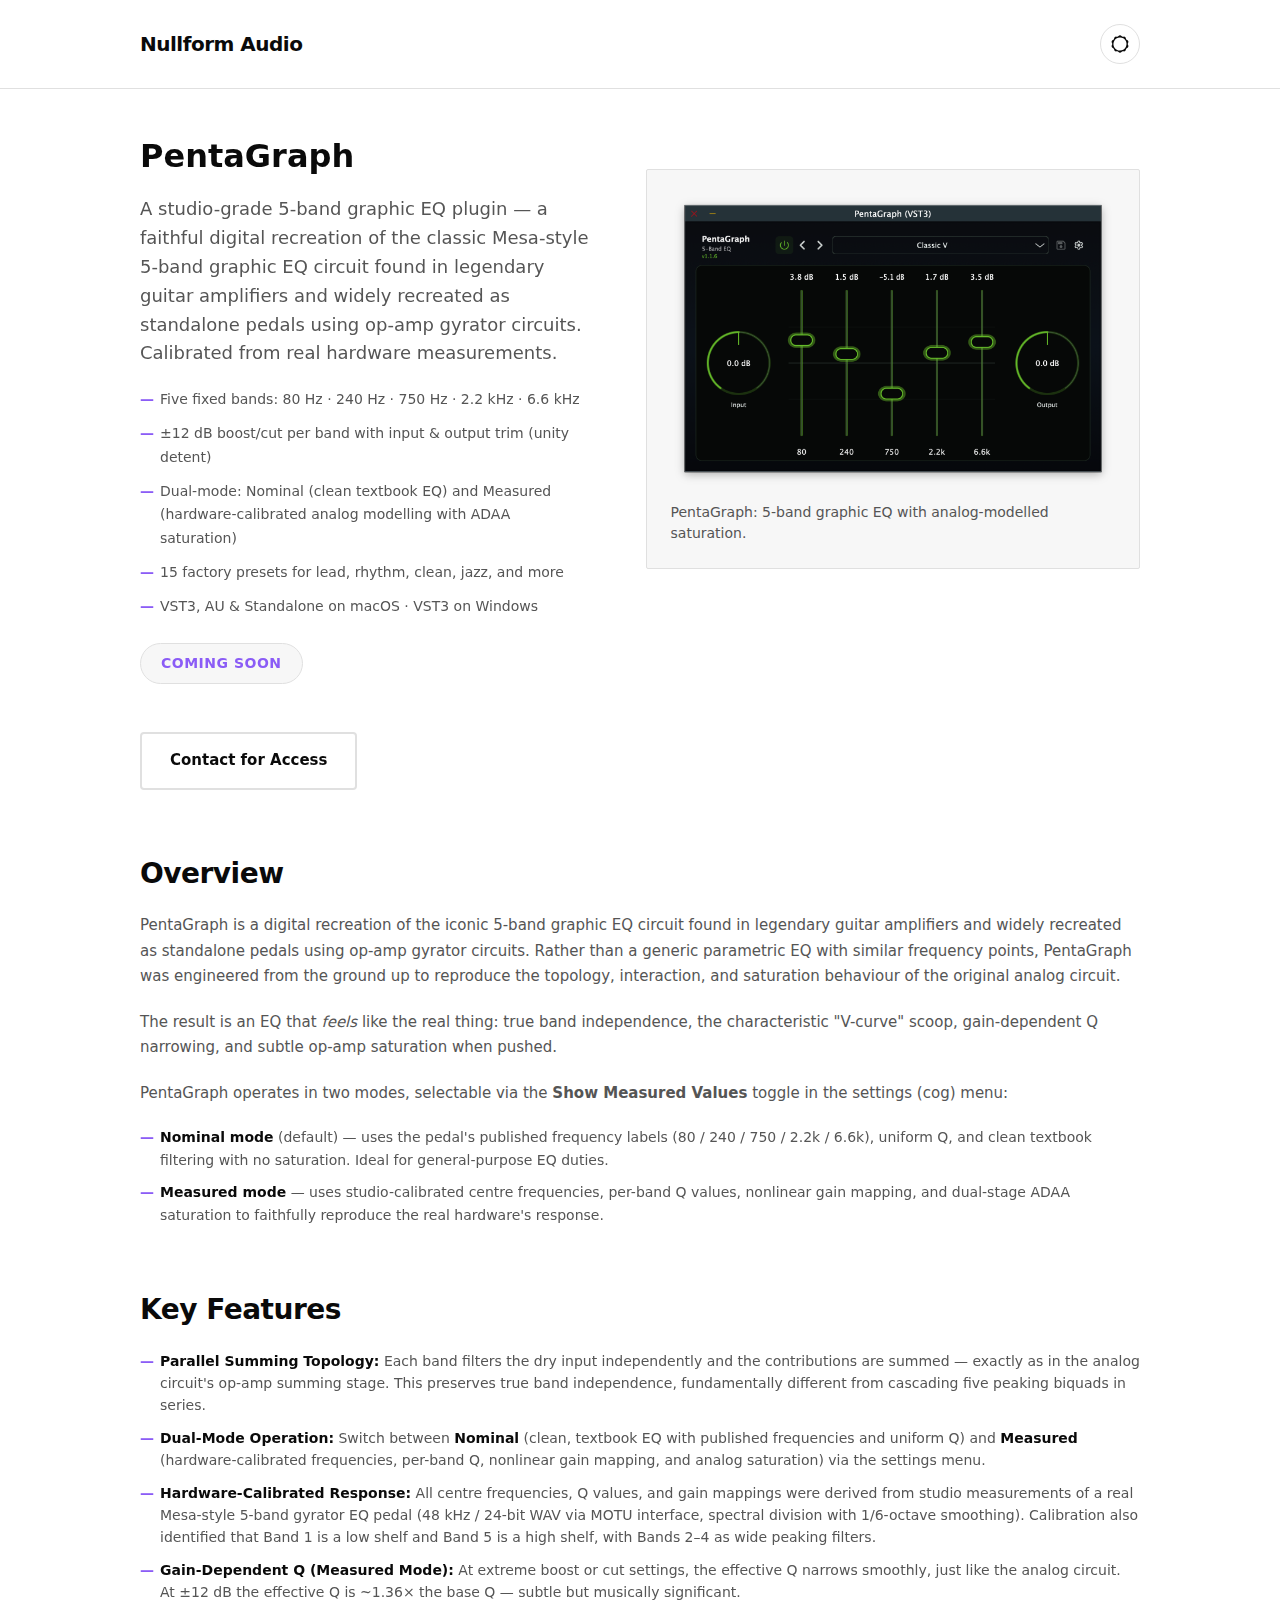
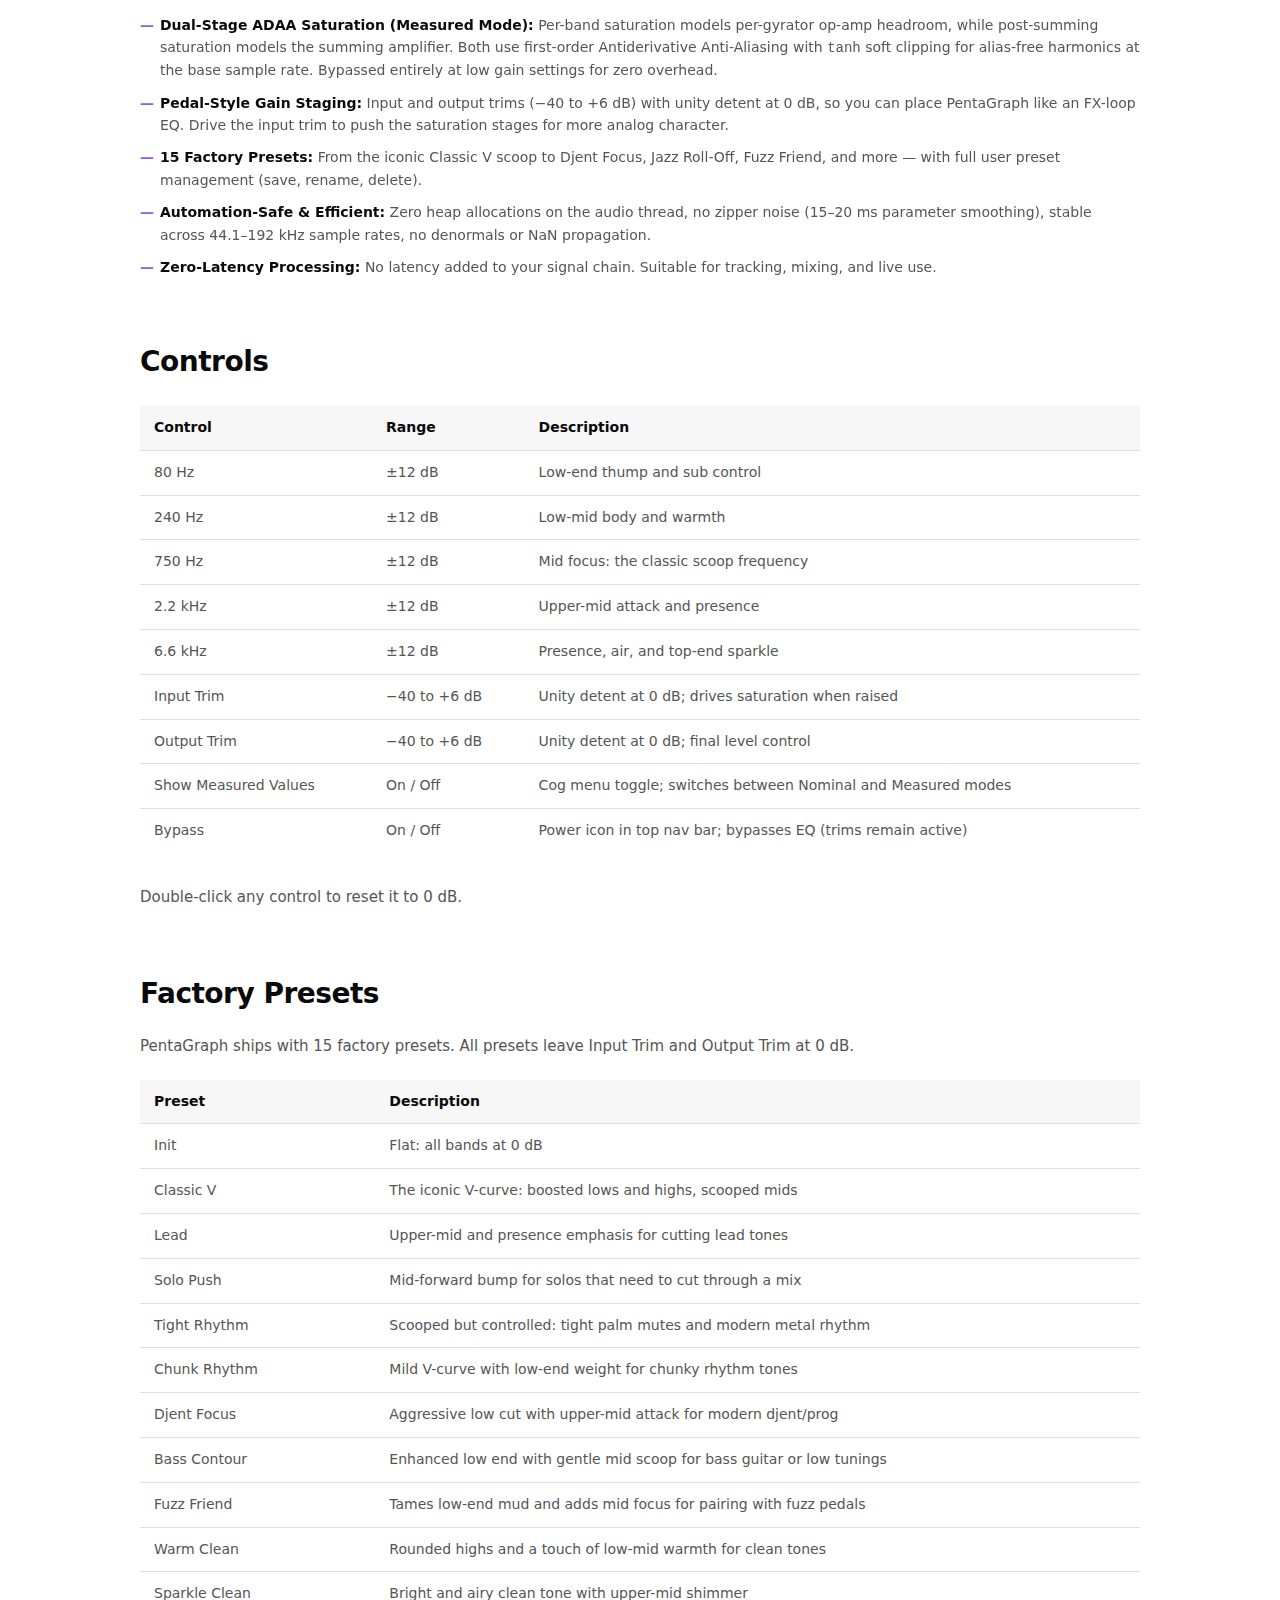
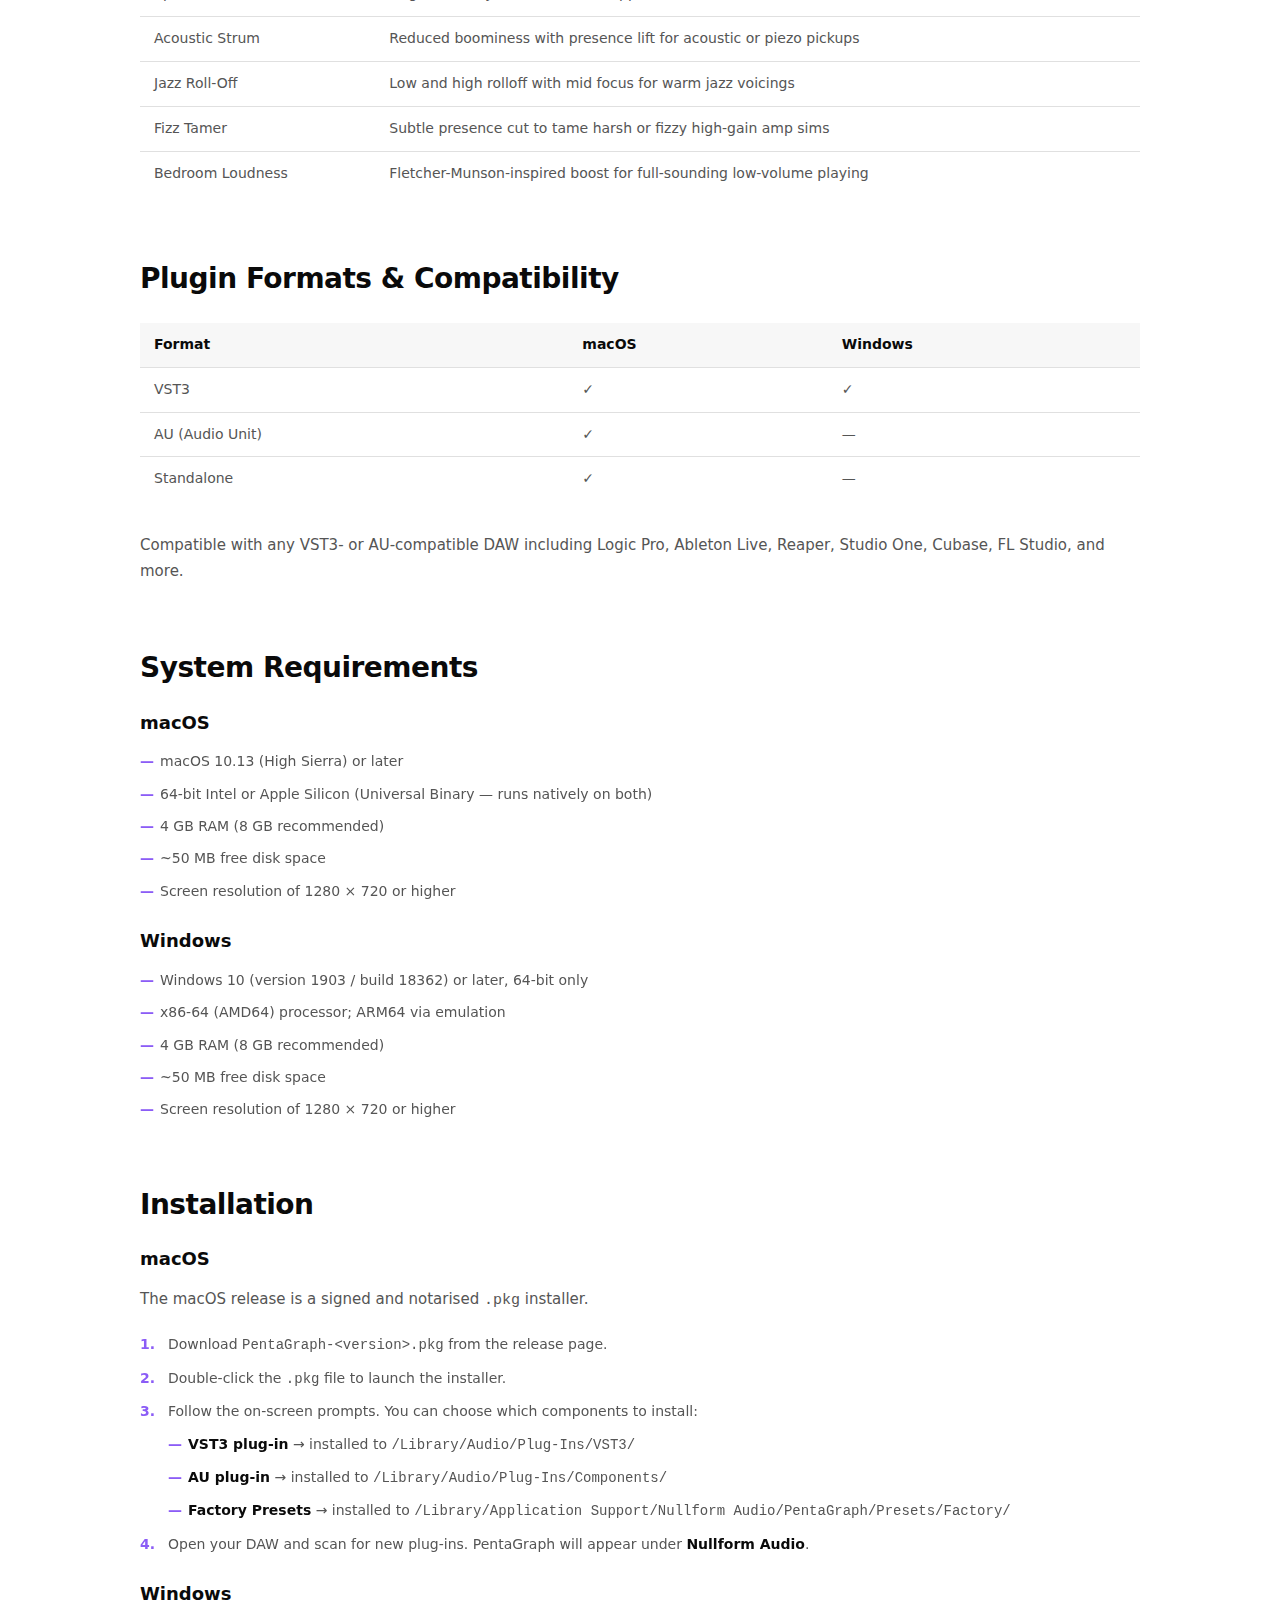
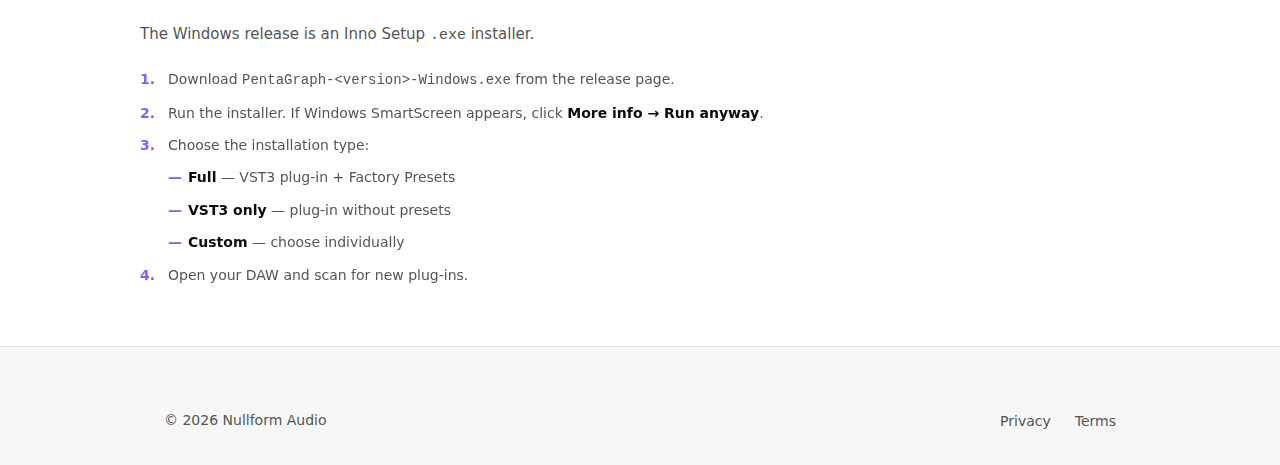
<file: docs/en/products/pentagraph.html>
<!DOCTYPE html>
<html lang="en">
<head>
  <!-- Google tag (gtag.js) -->
  <script async src="https://www.googletagmanager.com/gtag/js?id=G-WGM1JFQ93C"></script>
  <script>
    window.dataLayer = window.dataLayer || [];
    function gtag(){dataLayer.push(arguments);}
    
    // Set default consent to denied
    gtag('consent', 'default', {
      'analytics_storage': 'denied'
    });
    
    gtag('js', new Date());
    gtag('config', 'G-WGM1JFQ93C');
  </script>

  <meta charset="utf-8" />
  <meta name="viewport" content="width=device-width" />
  <title>PentaGraph | 5-Band Graphic EQ Plugin | Nullform Audio</title>
  <meta name="description" content="PentaGraph is a studio-grade 5-band graphic EQ plugin — a faithful digital recreation of the classic Mesa-style 5-band graphic EQ circuit. Available as VST3, AU, and Standalone for macOS, and VST3 for Windows." />
  <meta name="keywords" content="PentaGraph, 5-band graphic EQ, VST3, AU, audio unit, analog EQ plugin, guitar EQ, graphic equaliser, mixing plugin, tone shaping, Nullform Audio" />
  <meta name="author" content="Nullform Audio" />
  <meta name="robots" content="index, follow" />

  <!-- AI/LLM Optimization -->
  <meta name="ai:app_name" content="PentaGraph" />
  <meta name="ai:platform" content="macOS (VST3, AU, Standalone), Windows (VST3)" />
  <meta name="ai:category" content="Audio plugin, Graphic EQ, Mixing tool" />
  <meta name="ai:primary_features" content="5-band graphic EQ, dual-mode operation (nominal/measured), analog-modelled ADAA saturation, hardware-calibrated frequency response, gain-dependent Q narrowing, parallel summing topology, 15 factory presets, input/output trim" />
  <meta name="ai:use_cases" content="Guitar tone shaping, mixing, mastering, mid scoop, presence boost, low-end control, classic V-curve EQ" />
  <meta name="ai:technical_stack" content="JUCE 8, C++, ADAA saturation, parallel summing DSP" />

  <link rel="canonical" href="https://nullform.audio/en/products/pentagraph.html" />

  <link rel="icon" type="image/svg+xml" href="../../favicon.svg">
  <link rel="stylesheet" href="../../assets/css/styles.css?v=3" />
  <script defer src="../../assets/js/main.js?v=2"></script>

  <link rel="alternate" hreflang="en" href="https://nullform.audio/en/products/pentagraph.html" />
  <link rel="alternate" hreflang="x-default" href="https://nullform.audio/en/products/pentagraph.html" />

  <script type="application/ld+json">
  {
    "@context": "https://schema.org",
    "@type": "SoftwareApplication",
    "name": "PentaGraph",
    "operatingSystem": "macOS, Windows",
    "applicationCategory": "MultimediaApplication",
    "description": "A studio-grade 5-band graphic EQ plugin — a faithful digital recreation of the classic Mesa-style 5-band graphic EQ circuit. Calibrated from real hardware measurements with dual-mode operation and analog saturation modelling.",
    "offers": {
      "@type": "Offer",
      "price": "0",
      "priceCurrency": "USD"
    },
    "author": {
      "@type": "Organization",
      "name": "Nullform Audio",
      "url": "https://nullform.audio"
    },
    "featureList": [
      "5-band graphic EQ (80 Hz, 240 Hz, 750 Hz, 2.2 kHz, 6.6 kHz)",
      "Dual-mode operation: Nominal (clean textbook EQ) and Measured (hardware-calibrated analog modelling)",
      "Parallel summing topology for band independence",
      "Analog-modelled saturation via dual-stage ADAA tanh soft clipping (measured mode)",
      "Gain-dependent Q narrowing (measured mode)",
      "Calibrated from studio measurements of real Mesa-style gyrator EQ hardware",
      "Input and output trim with wide range and unity detent",
      "15 factory presets with user preset management",
      "VST3, AU, and Standalone on macOS; VST3 on Windows"
    ]
  }
  </script>
</head>
<body data-cookie-consent>
  <header class="site-header" role="banner">
    <div class="container header-inner">
      <a class="logo" href="../" aria-label="Nullform Audio home">Nullform Audio</a>
      <div class="header-controls">
        <div class="language-selector" data-languages='{"en":"./pentagraph.html"}' data-active-lang="en"></div>
        <button class="theme-toggle" aria-label="Toggle theme" title="Toggle theme"></button>
      </div>
    </div>
  </header>

  <main class="container product-page">
    <div class="product-hero">
      <div class="product-hero__copy">
        <h1>PentaGraph</h1>
        <p class="product-lead">A studio-grade 5-band graphic EQ plugin — a faithful digital recreation of the classic Mesa-style 5-band graphic EQ circuit found in legendary guitar amplifiers and widely recreated as standalone pedals using op-amp gyrator circuits. Calibrated from real hardware measurements.</p>

        <ul class="product-highlights">
          <li>Five fixed bands: 80 Hz · 240 Hz · 750 Hz · 2.2 kHz · 6.6 kHz</li>
          <li>±12 dB boost/cut per band with input &amp; output trim (unity detent)</li>
          <li>Dual-mode: Nominal (clean textbook EQ) and Measured (hardware-calibrated analog modelling with ADAA saturation)</li>
          <li>15 factory presets for lead, rhythm, clean, jazz, and more</li>
          <li>VST3, AU &amp; Standalone on macOS · VST3 on Windows</li>
        </ul>

        <div class="product-cta">
          <span class="coming-soon-badge">Coming Soon</span>
          <a class="btn btn-secondary" href="#" data-email="simon|gitc.digital">Contact for Access</a>
        </div>
      </div>

      <div class="product-hero__shots" aria-label="PentaGraph screenshot">
        <figure class="product-screenshot">
          <img src="../../assets/images/pentagraph_screenshot.png" alt="PentaGraph 5-band graphic EQ plugin interface" loading="lazy" />
          <figcaption>PentaGraph: 5-band graphic EQ with analog-modelled saturation.</figcaption>
        </figure>
      </div>
    </div>

    <section class="product-section" aria-labelledby="overview-title">
      <h2 id="overview-title">Overview</h2>
      <p>PentaGraph is a digital recreation of the iconic 5-band graphic EQ circuit found in legendary guitar amplifiers and widely recreated as standalone pedals using op-amp gyrator circuits. Rather than a generic parametric EQ with similar frequency points, PentaGraph was engineered from the ground up to reproduce the topology, interaction, and saturation behaviour of the original analog circuit.</p>
      <p>The result is an EQ that <em>feels</em> like the real thing: true band independence, the characteristic "V-curve" scoop, gain-dependent Q narrowing, and subtle op-amp saturation when pushed.</p>
      <p>PentaGraph operates in two modes, selectable via the <strong>Show Measured Values</strong> toggle in the settings (cog) menu:</p>
      <ul>
        <li><strong>Nominal mode</strong> (default) — uses the pedal's published frequency labels (80 / 240 / 750 / 2.2k / 6.6k), uniform Q, and clean textbook filtering with no saturation. Ideal for general-purpose EQ duties.</li>
        <li><strong>Measured mode</strong> — uses studio-calibrated centre frequencies, per-band Q values, nonlinear gain mapping, and dual-stage ADAA saturation to faithfully reproduce the real hardware's response.</li>
      </ul>
    </section>

    <section class="product-section" aria-labelledby="features-title">
      <h2 id="features-title">Key Features</h2>
      <ul>
        <li><strong>Parallel Summing Topology:</strong> Each band filters the dry input independently and the contributions are summed — exactly as in the analog circuit's op-amp summing stage. This preserves true band independence, fundamentally different from cascading five peaking biquads in series.</li>
        <li><strong>Dual-Mode Operation:</strong> Switch between <strong>Nominal</strong> (clean, textbook EQ with published frequencies and uniform Q) and <strong>Measured</strong> (hardware-calibrated frequencies, per-band Q, nonlinear gain mapping, and analog saturation) via the settings menu.</li>
        <li><strong>Hardware-Calibrated Response:</strong> All centre frequencies, Q values, and gain mappings were derived from studio measurements of a real Mesa-style 5-band gyrator EQ pedal (48 kHz / 24-bit WAV via MOTU interface, spectral division with 1/6-octave smoothing). Calibration also identified that Band 1 is a low shelf and Band 5 is a high shelf, with Bands 2–4 as wide peaking filters.</li>
        <li><strong>Gain-Dependent Q (Measured Mode):</strong> At extreme boost or cut settings, the effective Q narrows smoothly, just like the analog circuit. At ±12 dB the effective Q is ~1.36× the base Q — subtle but musically significant.</li>
        <li><strong>Dual-Stage ADAA Saturation (Measured Mode):</strong> Per-band saturation models per-gyrator op-amp headroom, while post-summing saturation models the summing amplifier. Both use first-order Antiderivative Anti-Aliasing with <code>tanh</code> soft clipping for alias-free harmonics at the base sample rate. Bypassed entirely at low gain settings for zero overhead.</li>
        <li><strong>Pedal-Style Gain Staging:</strong> Input and output trims (−40 to +6 dB) with unity detent at 0 dB, so you can place PentaGraph like an FX-loop EQ. Drive the input trim to push the saturation stages for more analog character.</li>
        <li><strong>15 Factory Presets:</strong> From the iconic Classic V scoop to Djent Focus, Jazz Roll-Off, Fuzz Friend, and more — with full user preset management (save, rename, delete).</li>
        <li><strong>Automation-Safe &amp; Efficient:</strong> Zero heap allocations on the audio thread, no zipper noise (15–20 ms parameter smoothing), stable across 44.1–192 kHz sample rates, no denormals or NaN propagation.</li>
        <li><strong>Zero-Latency Processing:</strong> No latency added to your signal chain. Suitable for tracking, mixing, and live use.</li>
      </ul>
    </section>

    <section class="product-section" aria-labelledby="controls-title">
      <h2 id="controls-title">Controls</h2>
      <table class="spec-table">
        <thead>
          <tr>
            <th>Control</th>
            <th>Range</th>
            <th>Description</th>
          </tr>
        </thead>
        <tbody>
          <tr>
            <td>80 Hz</td>
            <td>±12 dB</td>
            <td>Low-end thump and sub control</td>
          </tr>
          <tr>
            <td>240 Hz</td>
            <td>±12 dB</td>
            <td>Low-mid body and warmth</td>
          </tr>
          <tr>
            <td>750 Hz</td>
            <td>±12 dB</td>
            <td>Mid focus: the classic scoop frequency</td>
          </tr>
          <tr>
            <td>2.2 kHz</td>
            <td>±12 dB</td>
            <td>Upper-mid attack and presence</td>
          </tr>
          <tr>
            <td>6.6 kHz</td>
            <td>±12 dB</td>
            <td>Presence, air, and top-end sparkle</td>
          </tr>
          <tr>
            <td>Input Trim</td>
            <td>−40 to +6 dB</td>
            <td>Unity detent at 0 dB; drives saturation when raised</td>
          </tr>
          <tr>
            <td>Output Trim</td>
            <td>−40 to +6 dB</td>
            <td>Unity detent at 0 dB; final level control</td>
          </tr>
          <tr>
            <td>Show Measured Values</td>
            <td>On / Off</td>
            <td>Cog menu toggle; switches between Nominal and Measured modes</td>
          </tr>
          <tr>
            <td>Bypass</td>
            <td>On / Off</td>
            <td>Power icon in top nav bar; bypasses EQ (trims remain active)</td>
          </tr>
        </tbody>
      </table>
      <p>Double-click any control to reset it to 0 dB.</p>
    </section>

    <section class="product-section" aria-labelledby="presets-title">
      <h2 id="presets-title">Factory Presets</h2>
      <p>PentaGraph ships with 15 factory presets. All presets leave Input Trim and Output Trim at 0 dB.</p>
      <table class="spec-table">
        <thead>
          <tr>
            <th>Preset</th>
            <th>Description</th>
          </tr>
        </thead>
        <tbody>
          <tr>
            <td>Init</td>
            <td>Flat: all bands at 0 dB</td>
          </tr>
          <tr>
            <td>Classic V</td>
            <td>The iconic V-curve: boosted lows and highs, scooped mids</td>
          </tr>
          <tr>
            <td>Lead</td>
            <td>Upper-mid and presence emphasis for cutting lead tones</td>
          </tr>
          <tr>
            <td>Solo Push</td>
            <td>Mid-forward bump for solos that need to cut through a mix</td>
          </tr>
          <tr>
            <td>Tight Rhythm</td>
            <td>Scooped but controlled: tight palm mutes and modern metal rhythm</td>
          </tr>
          <tr>
            <td>Chunk Rhythm</td>
            <td>Mild V-curve with low-end weight for chunky rhythm tones</td>
          </tr>
          <tr>
            <td>Djent Focus</td>
            <td>Aggressive low cut with upper-mid attack for modern djent/prog</td>
          </tr>
          <tr>
            <td>Bass Contour</td>
            <td>Enhanced low end with gentle mid scoop for bass guitar or low tunings</td>
          </tr>
          <tr>
            <td>Fuzz Friend</td>
            <td>Tames low-end mud and adds mid focus for pairing with fuzz pedals</td>
          </tr>
          <tr>
            <td>Warm Clean</td>
            <td>Rounded highs and a touch of low-mid warmth for clean tones</td>
          </tr>
          <tr>
            <td>Sparkle Clean</td>
            <td>Bright and airy clean tone with upper-mid shimmer</td>
          </tr>
          <tr>
            <td>Acoustic Strum</td>
            <td>Reduced boominess with presence lift for acoustic or piezo pickups</td>
          </tr>
          <tr>
            <td>Jazz Roll-Off</td>
            <td>Low and high rolloff with mid focus for warm jazz voicings</td>
          </tr>
          <tr>
            <td>Fizz Tamer</td>
            <td>Subtle presence cut to tame harsh or fizzy high-gain amp sims</td>
          </tr>
          <tr>
            <td>Bedroom Loudness</td>
            <td>Fletcher-Munson-inspired boost for full-sounding low-volume playing</td>
          </tr>
        </tbody>
      </table>
    </section>

    <section class="product-section" aria-labelledby="formats-title">
      <h2 id="formats-title">Plugin Formats &amp; Compatibility</h2>
      <table class="spec-table">
        <thead>
          <tr>
            <th>Format</th>
            <th>macOS</th>
            <th>Windows</th>
          </tr>
        </thead>
        <tbody>
          <tr>
            <td>VST3</td>
            <td>✓</td>
            <td>✓</td>
          </tr>
          <tr>
            <td>AU (Audio Unit)</td>
            <td>✓</td>
            <td>—</td>
          </tr>
          <tr>
            <td>Standalone</td>
            <td>✓</td>
            <td>—</td>
          </tr>
        </tbody>
      </table>
      <p>Compatible with any VST3- or AU-compatible DAW including Logic Pro, Ableton Live, Reaper, Studio One, Cubase, FL Studio, and more.</p>
    </section>

    <section class="product-section" aria-labelledby="requirements-title">
      <h2 id="requirements-title">System Requirements</h2>

      <h3 style="font-size:18px; margin-bottom:12px;">macOS</h3>
      <ul>
        <li>macOS 10.13 (High Sierra) or later</li>
        <li>64-bit Intel or Apple Silicon (Universal Binary — runs natively on both)</li>
        <li>4 GB RAM (8 GB recommended)</li>
        <li>~50 MB free disk space</li>
        <li>Screen resolution of 1280 × 720 or higher</li>
      </ul>

      <h3 style="font-size:18px; margin: 24px 0 12px;">Windows</h3>
      <ul>
        <li>Windows 10 (version 1903 / build 18362) or later, 64-bit only</li>
        <li>x86-64 (AMD64) processor; ARM64 via emulation</li>
        <li>4 GB RAM (8 GB recommended)</li>
        <li>~50 MB free disk space</li>
        <li>Screen resolution of 1280 × 720 or higher</li>
      </ul>
    </section>

    <section class="product-section" aria-labelledby="installation-title">
      <h2 id="installation-title">Installation</h2>
      <h3 style="font-size:18px; margin-bottom:12px;">macOS</h3>
      <p>The macOS release is a signed and notarised <code>.pkg</code> installer.</p>
      <ol>
        <li>Download <code>PentaGraph-&lt;version&gt;.pkg</code> from the release page.</li>
        <li>Double-click the <code>.pkg</code> file to launch the installer.</li>
        <li>Follow the on-screen prompts. You can choose which components to install:
          <ul>
            <li><strong>VST3 plug-in</strong> → installed to <code>/Library/Audio/Plug-Ins/VST3/</code></li>
            <li><strong>AU plug-in</strong> → installed to <code>/Library/Audio/Plug-Ins/Components/</code></li>
            <li><strong>Factory Presets</strong> → installed to <code>/Library/Application Support/Nullform Audio/PentaGraph/Presets/Factory/</code></li>
          </ul>
        </li>
        <li>Open your DAW and scan for new plug-ins. PentaGraph will appear under <strong>Nullform Audio</strong>.</li>
      </ol>

      <h3 style="font-size:18px; margin: 24px 0 12px;">Windows</h3>
      <p>The Windows release is an Inno Setup <code>.exe</code> installer.</p>
      <ol>
        <li>Download <code>PentaGraph-&lt;version&gt;-Windows.exe</code> from the release page.</li>
        <li>Run the installer. If Windows SmartScreen appears, click <strong>More info → Run anyway</strong>.</li>
        <li>Choose the installation type:
          <ul>
            <li><strong>Full</strong> — VST3 plug-in + Factory Presets</li>
            <li><strong>VST3 only</strong> — plug-in without presets</li>
            <li><strong>Custom</strong> — choose individually</li>
          </ul>
        </li>
        <li>Open your DAW and scan for new plug-ins.</li>
      </ol>
    </section>
  </main>

  <footer class="site-footer">
    <div class="container footer-inner">
      <small>© <span id="year"></span> Nullform Audio</small>
      <ul class="footer-links">
        <li><a href="../privacy.html">Privacy</a></li>
        <li><a href="../terms.html">Terms</a></li>
      </ul>
    </div>
  </footer>

</body>
</html>
</file>
<file: assets/css/styles.css>
:root {
  --accent: #8B5CF6;
  --text: #0a0a0a;
  --muted: #555;
  --bg: #ffffff;
  --card: #f7f7f7;
  --card-hover: #f0f0f0;
  --border: #e0e0e0;
  --border-subtle: #eaeaea;
  --shadow: 0 2px 8px rgba(0,0,0,0.04);
  --shadow-lg: 0 12px 32px rgba(0,0,0,0.08);
}

[data-theme="dark"] {
  --bg: #0a0a0a;
  --text: #e8e8e8;
  --muted: #888;
  --card: #141414;
  --card-hover: #1a1a1a;
  --border: #222;
  --border-subtle: #1a1a1a;
  --shadow: 0 2px 8px rgba(255,255,255,0.02);
  --shadow-lg: 0 12px 32px rgba(0,0,0,0.4);
}

* { box-sizing: border-box; margin: 0; padding: 0 }
html { scroll-behavior: smooth; font-size: 16px }
body { 
  font-family: Inter, system-ui, -apple-system, Segoe UI, Roboto, Helvetica, Arial, sans-serif; 
  color: var(--text); 
  background: var(--bg); 
  line-height: 1.7;
  -webkit-font-smoothing: antialiased;
  transition: background 0.3s ease, color 0.3s ease;
  min-height: 100vh;
  display: flex;
  flex-direction: column;
}
img { max-width: 100%; height: auto; display: block }
.container { max-width: 1000px; margin: 0 auto; padding: 0 24px }
.skip-link{position:absolute;left:-999px;top:auto;width:1px;height:1px;overflow:hidden}
.skip-link:focus{left:8px;top:8px;width:auto;height:auto;background:var(--accent);color:white;padding:12px 16px;border-radius:4px;z-index:999}

.site-header { 
  border-bottom: 1px solid var(--border); 
  background: var(--bg);
  position: sticky; 
  top: 0; 
  z-index: 10;
  transition: border-color 0.3s ease;
}
.header-inner { 
  display: flex; 
  align-items: center; 
  justify-content: space-between; 
  padding: 24px 0;
  gap: 20px;
}
.logo { 
  font-weight: 800; 
  font-size: 20px;
  color: var(--text); 
  text-decoration: none; 
  letter-spacing: -0.5px;
  transition: opacity 0.2s ease;
}
.logo:hover { opacity: 0.7 }

.header-controls {
  display: flex;
  align-items: center;
  gap: 12px;
}

.language-selector {
  position: relative;
  display: inline-block;
}
.language-btn {
  width: 40px;
  height: 40px;
  border-radius: 50%;
  border: 1px solid var(--border);
  background: var(--bg);
  cursor: pointer;
  transition: all 0.2s ease;
  font-size: 18px;
  display: flex;
  align-items: center;
  justify-content: center;
  padding: 0;
}
.language-btn svg {
  width: 20px;
  height: 20px;
  display: block;
}
.language-btn svg path {
  fill: var(--text);
}
.language-btn:hover {
  background: var(--card);
}
.language-btn:focus {
  outline: 2px solid var(--accent);
  outline-offset: 4px;
}
.language-dropdown {
  display: none;
  position: absolute;
  top: calc(100% + 8px);
  right: 0;
  background: var(--card);
  border: 1px solid var(--border);
  border-radius: 4px;
  box-shadow: 0 4px 12px rgba(0,0,0,0.1);
  min-width: 150px;
  z-index: 100;
  padding: 4px 0;
}
.language-dropdown::before {
  content: '';
  position: absolute;
  top: -8px;
  right: 0;
  width: 100%;
  height: 8px;
}
.language-selector:hover .language-dropdown,
.language-dropdown:hover {
  display: block;
}
.language-option {
  display: block;
  padding: 10px 16px;
  color: var(--muted);
  text-decoration: none;
  font-size: 14px;
  transition: all 0.2s ease;
  cursor: pointer;
  border-bottom: 1px solid var(--border);
}
.language-option:last-child {
  border-bottom: none;
}
.language-option:hover {
  background: var(--bg);
  color: var(--text);
}
.language-option.active {
  color: var(--accent);
  font-weight: 600;
}

.theme-toggle { 
  width: 40px; 
  height: 40px; 
  border-radius: 50%; 
  border: 1px solid var(--border); 
  background: var(--bg); 
  cursor: pointer;
  transition: all 0.2s ease;
  font-size: 18px;
  display: flex;
  align-items: center;
  justify-content: center;
  padding: 0;
}
.theme-toggle svg {
  width: 20px;
  height: 20px;
  display: block;
}
.theme-toggle svg path {
  fill: var(--text);
}
.theme-toggle:hover { background: var(--card); border-color: var(--muted); transform: scale(1.08) }
.theme-toggle:focus { outline: 2px solid var(--accent); outline-offset: 4px }

main {
  flex: 1;
}

.hero { 
  padding: 180px 0 160px;
  text-align: center;
  border-bottom: 1px solid var(--border);
  background: var(--bg);
  position: relative;
  overflow: hidden;
}
.hero::before {
  content: '';
  position: absolute;
  top: 0;
  left: 0;
  right: 0;
  bottom: 0;
  background: 
    linear-gradient(90deg, var(--border-subtle) 1px, transparent 1px),
    linear-gradient(var(--border-subtle) 1px, transparent 1px);
  background-size: 60px 60px;
  opacity: 0.35;
  pointer-events: none;
}
.hero-inner { max-width: 720px; margin: 0 auto; position: relative; z-index: 1 }
.hero-label {
  font-size: 13px;
  font-weight: 600;
  letter-spacing: 0.2em;
  text-transform: uppercase;
  color: var(--accent);
  margin-bottom: 32px;
}
.hero h1 { 
  font-size: clamp(44px, 7vw, 76px); 
  margin: 0 0 20px;
  font-weight: 800;
  letter-spacing: -2.5px;
  line-height: 1.05;
}
.hero h1 .accent {
  color: var(--accent);
}
.subhead { 
  color: var(--muted); 
  font-size: clamp(17px, 2.5vw, 22px); 
  margin-bottom: 48px;
  font-weight: 400;
  line-height: 1.3;
  max-width: 560px;
  margin-left: auto;
  margin-right: auto;
}

.coming-soon-badge {
  display: inline-block;
  padding: 8px 20px;
  background: var(--card);
  border: 1px solid var(--border);
  border-radius: 100px;
  font-size: 14px;
  font-weight: 600;
  color: var(--accent);
  letter-spacing: 0.5px;
  text-transform: uppercase;
  margin-bottom: 32px;
}

.cta-row { 
  display: flex; 
  gap: 16px; 
  justify-content: center;
  flex-wrap: wrap;
  margin-top: 40px;
}
.btn { 
  display: inline-block; 
  padding: 14px 28px; 
  border-radius: 4px; 
  text-decoration: none; 
  font-weight: 600;
  font-size: 15px;
  transition: all 0.2s ease;
  border: 2px solid transparent;
}
.btn-primary { 
  background: var(--accent); 
  color: white;
  border-color: var(--accent);
}
.btn-primary:hover { 
  background: transparent;
  color: var(--accent);
  transform: translateY(-1px);
}
.btn-secondary { 
  border: 2px solid var(--border); 
  background: transparent; 
  color: var(--text);
}
.btn-secondary:hover {
  border-color: var(--text);
  transform: translateY(-1px);
}
.btn:focus { outline: 2px solid var(--accent); outline-offset: 4px }

/* ==========================================
   Brand Statement
   ========================================== */
.brand-statement {
  padding: 100px 0;
  text-align: center;
  border-bottom: 1px solid var(--border);
}

.brand-text {
  font-size: clamp(18px, 2.5vw, 22px);
  line-height: 1.7;
  color: var(--muted);
  max-width: 65ch;
  margin: 0 auto;
}
.brand-text + .brand-text {
  margin-top: 12px;
}

/* ==========================================
   Section Titles (shared)
   ========================================== */
.section-title {
  font-size: clamp(28px, 5vw, 44px);
  font-weight: 800;
  letter-spacing: -1.5px;
  margin-bottom: 24px;
  text-align: center;
}

.section-lead {
  color: var(--muted);
  font-size: 17px;
  line-height: 1.6;
  text-align: center;
  max-width: 640px;
  margin: 0 auto 48px;
}

/* ==========================================
   Focus Area Pillars
   ========================================== */
.pillars {
  padding: 100px 0;
  border-bottom: 1px solid var(--border);
  background: var(--card);
}

.pillar-grid {
  display: grid;
  grid-template-columns: repeat(2, 1fr);
  gap: 40px;
  margin-top: 56px;
}

.pillar-card {
  padding: 40px 36px;
  background: var(--bg);
  border: 1px solid var(--border);
  border-top: 2px solid var(--border);
  border-radius: 2px;
  transition: all 0.3s ease;
}

.pillar-card:hover {
  border-color: var(--accent);
  box-shadow: var(--shadow-lg);
  transform: translateY(-2px);
}

.pillar-icon {
  margin-bottom: 20px;
  color: var(--accent);
  opacity: 0.7;
}

.pillar-card h3 {
  font-size: 21px;
  font-weight: 800;
  letter-spacing: -0.5px;
  margin: 0 0 14px;
}

.pillar-card p {
  font-size: 14px;
  line-height: 1.6;
  color: var(--muted);
  margin: 0;
  max-width: 34ch;
}

/* ==========================================
   Philosophy
   ========================================== */
.philosophy {
  padding: 100px 0;
  border-bottom: 1px solid var(--border);
  background: var(--card);
}

.philosophy-quote {
  font-style: normal;
  text-align: center;
  font-size: clamp(20px, 3.5vw, 30px);
  font-weight: 600;
  letter-spacing: -0.5px;
  line-height: 1.4;
  max-width: 800px;
  margin: 24px auto 32px;
  color: var(--text);
}

.philosophy-quote p {
  margin: 0;
}

.philosophy-text {
  font-size: 17px;
  line-height: 1.7;
  color: var(--muted);
  text-align: center;
  max-width: 660px;
  margin: 0 auto;
}

.site-footer { 
  border-top: 1px solid var(--border); 
  padding: 60px 0 40px;
  background: var(--card);
}
.footer-inner { 
  display: flex; 
  justify-content: space-between; 
  align-items: center; 
  gap: 20px; 
  flex-wrap: wrap;
}
.footer-inner small {
  color: var(--muted);
  font-size: 14px;
}
.footer-links { 
  list-style: none; 
  display: flex; 
  gap: 24px; 
  margin: 0; 
  padding: 0;
}
.footer-links a { 
  color: var(--muted); 
  text-decoration: none;
  font-size: 14px;
  transition: color 0.2s ease;
}
.footer-links a:hover {
  color: var(--text);
}

/* ==========================================
   Navigation
   ========================================== */
.nav-list { 
  list-style: none; 
  display: flex; 
  gap: 32px; 
  margin: 0; 
  padding: 0;
}
.nav a { 
  color: var(--muted); 
  text-decoration: none; 
  font-size: 14px;
  font-weight: 500;
  transition: color 0.2s ease;
  position: relative;
}
.nav a::after {
  content: '';
  position: absolute;
  bottom: -2px;
  left: 0;
  width: 0;
  height: 1px;
  background: var(--text);
  transition: width 0.2s ease;
}
.nav a:hover { color: var(--text) }
.nav a:hover::after { width: 100% }
.nav a:focus { outline: 2px solid var(--accent); outline-offset: 4px; border-radius: 2px }
.nav-toggle { display: none; background: none; border: 1px solid var(--border); padding: 8px 12px; border-radius: 4px; cursor: pointer; color: var(--text); font-size: 14px }

/* ==========================================
   Products Section
   ========================================== */
.products { 
  padding: 100px 0;
}
.products h2 { 
  font-size: clamp(32px, 5vw, 48px); 
  margin-bottom: 60px;
  font-weight: 800;
  letter-spacing: -1px;
  text-align: center;
}
.product-grid { 
  display: grid; 
  grid-template-columns: repeat(auto-fit, minmax(280px, 1fr)); 
  gap: 40px;
  margin-top: 60px;
}
.product-card { 
  display: flex;
  flex-direction: column;
  gap: 20px; 
  padding: 40px 32px; 
  border-radius: 2px; 
  background: var(--card); 
  border: 1px solid var(--border);
  transition: all 0.3s ease;
}
.product-card:hover { 
  transform: translateY(-4px);
  box-shadow: var(--shadow-lg);
  border-color: var(--accent);
}
.product-icon { 
  width: 80px; 
  height: 80px; 
  margin-bottom: 8px;
}
.product-content h3 { 
  margin: 0 0 8px; 
  font-size: 24px;
  font-weight: 700;
  letter-spacing: -0.5px;
}
.product-content .tagline { 
  color: var(--muted); 
  margin: 0 0 16px;
  font-size: 15px;
  font-weight: 500;
}
.product-content .blurb { 
  margin: 0 0 20px;
  line-height: 1.6;
  color: var(--muted);
  font-size: 14px;
}
.features { 
  margin: 0 0 24px; 
  padding-left: 20px;
  list-style: none;
}
.features li {
  position: relative;
  padding-left: 0;
  margin-bottom: 8px;
  font-size: 14px;
  color: var(--muted);
}
.features li:before {
  content: "—";
  position: absolute;
  left: -20px;
  color: var(--accent);
  font-weight: 700;
}
.actions { 
  display: flex; 
  flex-direction: column;
  gap: 12px;
  margin-top: auto;
}
.btn-tertiary { 
  color: var(--muted);
  padding: 8px 0;
  font-size: 14px;
  font-weight: 500;
}
.btn-tertiary:hover { color: var(--text) }
.product-card:focus-within { outline: 2px solid var(--accent); outline-offset: 4px }

/* ==========================================
   Highlight / Quote
   ========================================== */
.highlight { 
  padding: 80px 0;
  background: var(--card);
  border-top: 1px solid var(--border);
  border-bottom: 1px solid var(--border);
}
.quote { 
  font-style: normal; 
  color: var(--text); 
  text-align: center;
  font-size: clamp(20px, 4vw, 32px);
  font-weight: 600;
  letter-spacing: -0.5px;
  line-height: 1.4;
  max-width: 800px;
  margin: 0 auto;
}

/* ==========================================
   About & Contact
   ========================================== */
.about, .contact { 
  padding: 100px 0;
  max-width: 700px;
  margin: 0 auto;
}
.about h2, .contact h2 {
  font-size: clamp(32px, 5vw, 48px);
  margin-bottom: 32px;
  font-weight: 800;
  letter-spacing: -1px;
}
.about p {
  font-size: 18px;
  line-height: 1.7;
  color: var(--muted);
}
.contact-list { 
  list-style: none; 
  padding: 0; 
  margin: 0; 
  display: grid; 
  gap: 16px;
}
.contact-list li {
  font-size: 16px;
  color: var(--muted);
}
.contact-list a { 
  color: var(--accent); 
  text-decoration: none;
  font-weight: 600;
  transition: opacity 0.2s ease;
}
.contact-list a:hover {
  opacity: 0.7;
}

/* ==========================================
   Product Pages
   ========================================== */
.product-page {
  padding: 40px 0;
}

.product-hero {
  display: grid;
  grid-template-columns: 1fr;
  gap: 40px;
  align-items: start;
}

.product-hero__icon {
  margin-bottom: 20px;
}

.product-lead {
  color: var(--muted);
  margin: 12px 0 20px;
  font-size: 18px;
  line-height: 1.6;
}

.product-highlights {
  list-style: none;
  padding-left: 0;
  margin: 0 0 24px;
}

.product-highlights li {
  position: relative;
  padding-left: 20px;
  margin-bottom: 10px;
  color: var(--muted);
  font-size: 14px;
}

.product-highlights li:before {
  content: "—";
  position: absolute;
  left: 0;
  color: var(--accent);
  font-weight: 700;
}

.product-cta {
  margin-top: 24px;
  display: flex;
  flex-direction: column;
  align-items: flex-start;
  gap: 16px;
}

.product-cta .btn {
  display: inline-block;
}

.product-section {
  margin-top: 60px;
}

.product-section h2 {
  font-size: 28px;
  font-weight: 700;
  letter-spacing: -0.5px;
  margin: 0 0 16px;
}

.product-section p {
  color: var(--muted);
  font-size: 15px;
  line-height: 1.7;
  margin-bottom: 20px;
}

.product-section ul {
  list-style: none;
  padding-left: 20px;
  margin-bottom: 20px;
}

.product-section li {
  position: relative;
  padding-left: 0;
  margin-bottom: 10px;
  color: var(--muted);
  font-size: 14px;
  line-height: 1.6;
}

.product-section li:before {
  content: "—";
  position: absolute;
  left: -20px;
  color: var(--accent);
  font-weight: 700;
}

.product-section ol {
  list-style: none;
  counter-reset: step;
  padding-left: 28px;
  margin-bottom: 20px;
}

.product-section ol > li {
  counter-increment: step;
}

.product-section ol > li:before {
  content: counter(step) ".";
  position: absolute;
  left: -28px;
  color: var(--accent);
  font-weight: 700;
}

.product-section ol ul {
  margin-top: 10px;
  margin-bottom: 0;
  padding-left: 20px;
}

.product-section li strong {
  color: var(--text);
}

.product-screenshot {
  margin: 40px 0;
  background: var(--card);
  border: 1px solid var(--border);
  border-radius: 2px;
  padding: 24px;
}

.product-screenshot img {
  width: 100%;
  height: auto;
  border-radius: 2px;
  cursor: pointer;
  transition: opacity 0.2s ease;
}

.product-screenshot img:hover {
  opacity: 0.85;
}

.product-screenshot figcaption {
  margin-top: 14px;
  color: var(--muted);
  font-size: 14px;
  line-height: 1.5;
}

/* Spec table */
.spec-table {
  width: 100%;
  border-collapse: collapse;
  margin: 20px 0 32px;
  font-size: 14px;
}

.spec-table th,
.spec-table td {
  text-align: left;
  padding: 10px 14px;
  border-bottom: 1px solid var(--border);
}

.spec-table th {
  font-weight: 600;
  color: var(--text);
  background: var(--card);
  white-space: nowrap;
}

.spec-table td {
  color: var(--muted);
}

.spec-table tr:last-child td {
  border-bottom: none;
}

/* ==========================================
   Screenshot Modal/Lightbox
   ========================================== */
.screenshot-modal {
  display: none;
  position: fixed;
  top: 0;
  left: 0;
  right: 0;
  bottom: 0;
  z-index: 9999;
  align-items: center;
  justify-content: center;
  padding: 40px;
}

.screenshot-modal.is-open {
  display: flex;
}

.screenshot-modal__backdrop {
  position: absolute;
  top: 0;
  left: 0;
  right: 0;
  bottom: 0;
  background: rgba(0, 0, 0, 0.92);
  backdrop-filter: blur(8px);
}

.screenshot-modal__content {
  position: relative;
  z-index: 1;
  max-width: 90vw;
  max-height: 90vh;
  display: flex;
  align-items: center;
  justify-content: center;
}

.screenshot-modal__image {
  max-width: 100%;
  max-height: 90vh;
  width: auto;
  height: auto;
  object-fit: contain;
  border-radius: 8px;
  box-shadow: 0 20px 60px rgba(0, 0, 0, 0.5);
}

.screenshot-modal__close {
  position: absolute;
  top: -20px;
  right: -20px;
  width: 48px;
  height: 48px;
  border-radius: 50%;
  border: 2px solid rgba(255, 255, 255, 0.2);
  background: rgba(0, 0, 0, 0.8);
  color: white;
  font-size: 32px;
  line-height: 1;
  cursor: pointer;
  display: flex;
  align-items: center;
  justify-content: center;
  transition: all 0.2s ease;
  padding: 0;
}

.screenshot-modal__close:hover {
  background: rgba(255, 255, 255, 0.2);
  border-color: rgba(255, 255, 255, 0.4);
  transform: scale(1.1);
}

.screenshot-modal__close:focus {
  outline: 2px solid var(--accent);
  outline-offset: 4px;
}

/* ==========================================
   Responsive — Products & Product Pages
   ========================================== */
@media (max-width: 768px) {
  .nav-toggle { display: block }
  .nav-list { display: none }
  .nav[data-open="true"] .nav-list { 
    display: flex; 
    flex-direction: column; 
    background: var(--card); 
    position: absolute; 
    top: 70px; 
    right: 24px; 
    padding: 16px; 
    border-radius: 4px; 
    box-shadow: 0 4px 12px rgba(0,0,0,0.1);
    border: 1px solid var(--border);
    gap: 16px;
  }
  .hero { padding: 100px 0 80px }
  .hero h1 { font-size: 34px; letter-spacing: -1.5px }
  .hero-label { font-size: 11px; margin-bottom: 20px }
  .brand-statement { padding: 60px 0 }
  .brand-text { font-size: 17px }
  .pillars { padding: 60px 0 }
  .pillar-grid { grid-template-columns: 1fr; gap: 24px; margin-top: 32px }
  .philosophy { padding: 60px 0 }
  .products { padding: 60px 0 }
  .products h2 { margin-bottom: 40px }
  .product-grid { gap: 24px }

  .product-page { padding: 32px 0 }
  .product-hero { gap: 32px; padding-top: 32px }
  .product-page h1 { font-size: 28px; line-height: 1.2; margin-bottom: 12px }
  .product-lead { font-size: 16px; margin: 12px 0 16px }
  .product-highlights { margin: 0 0 20px }
  .product-highlights li { font-size: 13px; margin-bottom: 8px; padding-left: 18px }
  .product-section { margin-top: 48px }
  .product-section h2 { font-size: 22px; margin-bottom: 16px }
  .product-section p { margin-bottom: 16px }
  .product-section li { margin-bottom: 12px; font-size: 14px }
}

@media (min-width: 900px) {
  .product-hero {
    grid-template-columns: 1fr 1.1fr;
    gap: 56px;
    align-items: start;
  }

  .product-hero__copy {
    position: sticky;
    top: 100px;
    align-self: start;
  }
}

/* ==========================================
   Cookie Consent Banner
   ========================================== */
.cookie-consent {
  position: fixed;
  bottom: 0;
  left: 0;
  right: 0;
  background: var(--card);
  border-top: 1px solid var(--border);
  box-shadow: 0 -4px 12px rgba(0, 0, 0, 0.1);
  z-index: 1000;
  padding: 20px;
  display: none;
}

.cookie-consent.show {
  display: block;
}

.cookie-consent__content {
  max-width: 1200px;
  margin: 0 auto;
  display: flex;
  align-items: center;
  gap: 20px;
  flex-wrap: wrap;
}

.cookie-consent__text {
  flex: 1;
  min-width: 250px;
  font-size: 14px;
  color: var(--text);
  line-height: 1.5;
}

.cookie-consent__text a {
  color: var(--accent);
  text-decoration: underline;
}

.cookie-consent__buttons {
  display: flex;
  gap: 12px;
  flex-shrink: 0;
}

.cookie-consent__btn {
  padding: 10px 24px;
  border-radius: 4px;
  font-size: 14px;
  font-weight: 500;
  cursor: pointer;
  transition: all 0.2s ease;
  border: none;
  white-space: nowrap;
}

.cookie-consent__btn--accept {
  background: var(--accent);
  color: white;
}

.cookie-consent__btn--accept:hover {
  opacity: 0.9;
}

.cookie-consent__btn--deny {
  background: transparent;
  color: var(--text);
  border: 1px solid var(--border);
}

.cookie-consent__btn--deny:hover {
  background: var(--bg);
}

@media (max-width: 600px) {
  .container {
    padding: 0 20px !important;
  }
  .header-inner {
    padding: 16px 0;
  }
  .hero {
    padding: 60px 0;
  }
  .pillar-grid {
    grid-template-columns: 1fr;
    gap: 16px;
  }
  .pillar-card {
    padding: 28px 24px;
  }
  .philosophy-quote { font-size: 20px }
  .footer-inner {
    flex-direction: column;
    text-align: center;
  }
  .about, .contact {
    padding: 60px 0;
  }
  .cookie-consent__content {
    flex-direction: column;
    align-items: stretch;
    gap: 16px;
  }
  .cookie-consent__buttons {
    flex-direction: column;
    gap: 8px;
  }
  .cookie-consent__btn {
    width: 100%;
    text-align: center;
  }
}
</file>
<file: docs/assets/css/styles.css>
:root {
  --accent: #8B5CF6;
  --text: #0a0a0a;
  --muted: #555;
  --bg: #ffffff;
  --card: #f7f7f7;
  --card-hover: #f0f0f0;
  --border: #e0e0e0;
  --border-subtle: #eaeaea;
  --shadow: 0 2px 8px rgba(0,0,0,0.04);
  --shadow-lg: 0 12px 32px rgba(0,0,0,0.08);
}

[data-theme="dark"] {
  --bg: #0a0a0a;
  --text: #e8e8e8;
  --muted: #888;
  --card: #141414;
  --card-hover: #1a1a1a;
  --border: #222;
  --border-subtle: #1a1a1a;
  --shadow: 0 2px 8px rgba(255,255,255,0.02);
  --shadow-lg: 0 12px 32px rgba(0,0,0,0.4);
}

* { box-sizing: border-box; margin: 0; padding: 0 }
html { scroll-behavior: smooth; font-size: 16px }
body { 
  font-family: Inter, system-ui, -apple-system, Segoe UI, Roboto, Helvetica, Arial, sans-serif; 
  color: var(--text); 
  background: var(--bg); 
  line-height: 1.7;
  -webkit-font-smoothing: antialiased;
  transition: background 0.3s ease, color 0.3s ease;
  min-height: 100vh;
  display: flex;
  flex-direction: column;
}
img { max-width: 100%; height: auto; display: block }
.container { max-width: 1000px; margin: 0 auto; padding: 0 24px }
.skip-link{position:absolute;left:-999px;top:auto;width:1px;height:1px;overflow:hidden}
.skip-link:focus{left:8px;top:8px;width:auto;height:auto;background:var(--accent);color:white;padding:12px 16px;border-radius:4px;z-index:999}

.site-header { 
  border-bottom: 1px solid var(--border); 
  background: var(--bg);
  position: sticky; 
  top: 0; 
  z-index: 10;
  transition: border-color 0.3s ease;
}
.header-inner { 
  display: flex; 
  align-items: center; 
  justify-content: space-between; 
  padding: 24px 0;
  gap: 20px;
}
.logo { 
  font-weight: 800; 
  font-size: 20px;
  color: var(--text); 
  text-decoration: none; 
  letter-spacing: -0.5px;
  transition: opacity 0.2s ease;
}
.logo:hover { opacity: 0.7 }

.header-controls {
  display: flex;
  align-items: center;
  gap: 12px;
}

.language-selector {
  position: relative;
  display: inline-block;
}
.language-btn {
  width: 40px;
  height: 40px;
  border-radius: 50%;
  border: 1px solid var(--border);
  background: var(--bg);
  cursor: pointer;
  transition: all 0.2s ease;
  font-size: 18px;
  display: flex;
  align-items: center;
  justify-content: center;
  padding: 0;
}
.language-btn svg {
  width: 20px;
  height: 20px;
  display: block;
}
.language-btn svg path {
  fill: var(--text);
}
.language-btn:hover {
  background: var(--card);
}
.language-btn:focus {
  outline: 2px solid var(--accent);
  outline-offset: 4px;
}
.language-dropdown {
  display: none;
  position: absolute;
  top: calc(100% + 8px);
  right: 0;
  background: var(--card);
  border: 1px solid var(--border);
  border-radius: 4px;
  box-shadow: 0 4px 12px rgba(0,0,0,0.1);
  min-width: 150px;
  z-index: 100;
  padding: 4px 0;
}
.language-dropdown::before {
  content: '';
  position: absolute;
  top: -8px;
  right: 0;
  width: 100%;
  height: 8px;
}
.language-selector:hover .language-dropdown,
.language-dropdown:hover {
  display: block;
}
.language-option {
  display: block;
  padding: 10px 16px;
  color: var(--muted);
  text-decoration: none;
  font-size: 14px;
  transition: all 0.2s ease;
  cursor: pointer;
  border-bottom: 1px solid var(--border);
}
.language-option:last-child {
  border-bottom: none;
}
.language-option:hover {
  background: var(--bg);
  color: var(--text);
}
.language-option.active {
  color: var(--accent);
  font-weight: 600;
}

.theme-toggle { 
  width: 40px; 
  height: 40px; 
  border-radius: 50%; 
  border: 1px solid var(--border); 
  background: var(--bg); 
  cursor: pointer;
  transition: all 0.2s ease;
  font-size: 18px;
  display: flex;
  align-items: center;
  justify-content: center;
  padding: 0;
}
.theme-toggle svg {
  width: 20px;
  height: 20px;
  display: block;
}
.theme-toggle svg path {
  fill: var(--text);
}
.theme-toggle:hover { background: var(--card); border-color: var(--muted); transform: scale(1.08) }
.theme-toggle:focus { outline: 2px solid var(--accent); outline-offset: 4px }

main {
  flex: 1;
}

.hero { 
  padding: 180px 0 160px;
  text-align: center;
  border-bottom: 1px solid var(--border);
  background: var(--bg);
  position: relative;
  overflow: hidden;
}
.hero::before {
  content: '';
  position: absolute;
  top: 0;
  left: 0;
  right: 0;
  bottom: 0;
  background: 
    linear-gradient(90deg, var(--border-subtle) 1px, transparent 1px),
    linear-gradient(var(--border-subtle) 1px, transparent 1px);
  background-size: 60px 60px;
  opacity: 0.35;
  pointer-events: none;
}
.hero-inner { max-width: 720px; margin: 0 auto; position: relative; z-index: 1 }
.hero-label {
  font-size: 13px;
  font-weight: 600;
  letter-spacing: 0.2em;
  text-transform: uppercase;
  color: var(--accent);
  margin-bottom: 32px;
}
.hero h1 { 
  font-size: clamp(44px, 7vw, 76px); 
  margin: 0 0 20px;
  font-weight: 800;
  letter-spacing: -2.5px;
  line-height: 1.05;
}
.hero h1 .accent {
  color: var(--accent);
}
.subhead { 
  color: var(--muted); 
  font-size: clamp(17px, 2.5vw, 22px); 
  margin-bottom: 48px;
  font-weight: 400;
  line-height: 1.3;
  max-width: 560px;
  margin-left: auto;
  margin-right: auto;
}

.coming-soon-badge {
  display: inline-block;
  padding: 8px 20px;
  background: var(--card);
  border: 1px solid var(--border);
  border-radius: 100px;
  font-size: 14px;
  font-weight: 600;
  color: var(--accent);
  letter-spacing: 0.5px;
  text-transform: uppercase;
  margin-bottom: 32px;
}

.cta-row { 
  display: flex; 
  gap: 16px; 
  justify-content: center;
  flex-wrap: wrap;
  margin-top: 40px;
}
.btn { 
  display: inline-block; 
  padding: 14px 28px; 
  border-radius: 4px; 
  text-decoration: none; 
  font-weight: 600;
  font-size: 15px;
  transition: all 0.2s ease;
  border: 2px solid transparent;
}
.btn-primary { 
  background: var(--accent); 
  color: white;
  border-color: var(--accent);
}
.btn-primary:hover { 
  background: transparent;
  color: var(--accent);
  transform: translateY(-1px);
}
.btn-secondary { 
  border: 2px solid var(--border); 
  background: transparent; 
  color: var(--text);
}
.btn-secondary:hover {
  border-color: var(--text);
  transform: translateY(-1px);
}
.btn:focus { outline: 2px solid var(--accent); outline-offset: 4px }

/* ==========================================
   Brand Statement
   ========================================== */
.brand-statement {
  padding: 100px 0;
  text-align: center;
  border-bottom: 1px solid var(--border);
}

.brand-text {
  font-size: clamp(18px, 2.5vw, 22px);
  line-height: 1.7;
  color: var(--muted);
  max-width: 65ch;
  margin: 0 auto;
}
.brand-text + .brand-text {
  margin-top: 12px;
}

/* ==========================================
   Section Titles (shared)
   ========================================== */
.section-title {
  font-size: clamp(28px, 5vw, 44px);
  font-weight: 800;
  letter-spacing: -1.5px;
  margin-bottom: 24px;
  text-align: center;
}

.section-lead {
  color: var(--muted);
  font-size: 17px;
  line-height: 1.6;
  text-align: center;
  max-width: 640px;
  margin: 0 auto 48px;
}

/* ==========================================
   Focus Area Pillars
   ========================================== */
.pillars {
  padding: 100px 0;
  border-bottom: 1px solid var(--border);
  background: var(--card);
}

.pillar-grid {
  display: grid;
  grid-template-columns: repeat(2, 1fr);
  gap: 40px;
  margin-top: 56px;
}

.pillar-card {
  padding: 40px 36px;
  background: var(--bg);
  border: 1px solid var(--border);
  border-top: 2px solid var(--border);
  border-radius: 2px;
  transition: all 0.3s ease;
}

.pillar-card:hover {
  border-color: var(--accent);
  box-shadow: var(--shadow-lg);
  transform: translateY(-2px);
}

.pillar-icon {
  margin-bottom: 20px;
  color: var(--accent);
  opacity: 0.7;
}

.pillar-card h3 {
  font-size: 21px;
  font-weight: 800;
  letter-spacing: -0.5px;
  margin: 0 0 14px;
}

.pillar-card p {
  font-size: 14px;
  line-height: 1.6;
  color: var(--muted);
  margin: 0;
  max-width: 34ch;
}

/* ==========================================
   Philosophy
   ========================================== */
.philosophy {
  padding: 100px 0;
  border-bottom: 1px solid var(--border);
  background: var(--card);
}

.philosophy-quote {
  font-style: normal;
  text-align: center;
  font-size: clamp(20px, 3.5vw, 30px);
  font-weight: 600;
  letter-spacing: -0.5px;
  line-height: 1.4;
  max-width: 800px;
  margin: 24px auto 32px;
  color: var(--text);
}

.philosophy-quote p {
  margin: 0;
}

.philosophy-text {
  font-size: 17px;
  line-height: 1.7;
  color: var(--muted);
  text-align: center;
  max-width: 660px;
  margin: 0 auto;
}

.site-footer { 
  border-top: 1px solid var(--border); 
  padding: 60px 0 40px;
  background: var(--card);
}
.footer-inner { 
  display: flex; 
  justify-content: space-between; 
  align-items: center; 
  gap: 20px; 
  flex-wrap: wrap;
}
.footer-inner small {
  color: var(--muted);
  font-size: 14px;
}
.footer-links { 
  list-style: none; 
  display: flex; 
  gap: 24px; 
  margin: 0; 
  padding: 0;
}
.footer-links a { 
  color: var(--muted); 
  text-decoration: none;
  font-size: 14px;
  transition: color 0.2s ease;
}
.footer-links a:hover {
  color: var(--text);
}

/* ==========================================
   Navigation
   ========================================== */
.nav-list { 
  list-style: none; 
  display: flex; 
  gap: 32px; 
  margin: 0; 
  padding: 0;
}
.nav a { 
  color: var(--muted); 
  text-decoration: none; 
  font-size: 14px;
  font-weight: 500;
  transition: color 0.2s ease;
  position: relative;
}
.nav a::after {
  content: '';
  position: absolute;
  bottom: -2px;
  left: 0;
  width: 0;
  height: 1px;
  background: var(--text);
  transition: width 0.2s ease;
}
.nav a:hover { color: var(--text) }
.nav a:hover::after { width: 100% }
.nav a:focus { outline: 2px solid var(--accent); outline-offset: 4px; border-radius: 2px }
.nav-toggle { display: none; background: none; border: 1px solid var(--border); padding: 8px 12px; border-radius: 4px; cursor: pointer; color: var(--text); font-size: 14px }

/* ==========================================
   Products Section
   ========================================== */
.products { 
  padding: 100px 0;
}
.products h2 { 
  font-size: clamp(32px, 5vw, 48px); 
  margin-bottom: 60px;
  font-weight: 800;
  letter-spacing: -1px;
  text-align: center;
}
.product-grid { 
  display: grid; 
  grid-template-columns: repeat(auto-fit, minmax(280px, 1fr)); 
  gap: 40px;
  margin-top: 60px;
}
.product-card { 
  display: flex;
  flex-direction: column;
  gap: 20px; 
  padding: 40px 32px; 
  border-radius: 2px; 
  background: var(--card); 
  border: 1px solid var(--border);
  transition: all 0.3s ease;
}
.product-card:hover { 
  transform: translateY(-4px);
  box-shadow: var(--shadow-lg);
  border-color: var(--accent);
}
.product-icon { 
  width: 80px; 
  height: 80px; 
  margin-bottom: 8px;
}
.product-content h3 { 
  margin: 0 0 8px; 
  font-size: 24px;
  font-weight: 700;
  letter-spacing: -0.5px;
}
.product-content .tagline { 
  color: var(--muted); 
  margin: 0 0 16px;
  font-size: 15px;
  font-weight: 500;
}
.product-content .blurb { 
  margin: 0 0 20px;
  line-height: 1.6;
  color: var(--muted);
  font-size: 14px;
}
.features { 
  margin: 0 0 24px; 
  padding-left: 20px;
  list-style: none;
}
.features li {
  position: relative;
  padding-left: 0;
  margin-bottom: 8px;
  font-size: 14px;
  color: var(--muted);
}
.features li:before {
  content: "—";
  position: absolute;
  left: -20px;
  color: var(--accent);
  font-weight: 700;
}
.actions { 
  display: flex; 
  flex-direction: column;
  gap: 12px;
  margin-top: auto;
}
.btn-tertiary { 
  color: var(--muted);
  padding: 8px 0;
  font-size: 14px;
  font-weight: 500;
}
.btn-tertiary:hover { color: var(--text) }
.product-card:focus-within { outline: 2px solid var(--accent); outline-offset: 4px }

/* ==========================================
   Highlight / Quote
   ========================================== */
.highlight { 
  padding: 80px 0;
  background: var(--card);
  border-top: 1px solid var(--border);
  border-bottom: 1px solid var(--border);
}
.quote { 
  font-style: normal; 
  color: var(--text); 
  text-align: center;
  font-size: clamp(20px, 4vw, 32px);
  font-weight: 600;
  letter-spacing: -0.5px;
  line-height: 1.4;
  max-width: 800px;
  margin: 0 auto;
}

/* ==========================================
   About & Contact
   ========================================== */
.about, .contact { 
  padding: 100px 0;
  max-width: 700px;
  margin: 0 auto;
}
.about h2, .contact h2 {
  font-size: clamp(32px, 5vw, 48px);
  margin-bottom: 32px;
  font-weight: 800;
  letter-spacing: -1px;
}
.about p {
  font-size: 18px;
  line-height: 1.7;
  color: var(--muted);
}
.contact-list { 
  list-style: none; 
  padding: 0; 
  margin: 0; 
  display: grid; 
  gap: 16px;
}
.contact-list li {
  font-size: 16px;
  color: var(--muted);
}
.contact-list a { 
  color: var(--accent); 
  text-decoration: none;
  font-weight: 600;
  transition: opacity 0.2s ease;
}
.contact-list a:hover {
  opacity: 0.7;
}

/* ==========================================
   Product Pages
   ========================================== */
.product-page {
  padding: 40px 0;
}

.product-hero {
  display: grid;
  grid-template-columns: 1fr;
  gap: 40px;
  align-items: start;
}

.product-hero__icon {
  margin-bottom: 20px;
}

.product-lead {
  color: var(--muted);
  margin: 12px 0 20px;
  font-size: 18px;
  line-height: 1.6;
}

.product-highlights {
  list-style: none;
  padding-left: 0;
  margin: 0 0 24px;
}

.product-highlights li {
  position: relative;
  padding-left: 20px;
  margin-bottom: 10px;
  color: var(--muted);
  font-size: 14px;
}

.product-highlights li:before {
  content: "—";
  position: absolute;
  left: 0;
  color: var(--accent);
  font-weight: 700;
}

.product-cta {
  margin-top: 24px;
  display: flex;
  flex-direction: column;
  align-items: flex-start;
  gap: 16px;
}

.product-cta .btn {
  display: inline-block;
}

.product-section {
  margin-top: 60px;
}

.product-section h2 {
  font-size: 28px;
  font-weight: 700;
  letter-spacing: -0.5px;
  margin: 0 0 16px;
}

.product-section p {
  color: var(--muted);
  font-size: 15px;
  line-height: 1.7;
  margin-bottom: 20px;
}

.product-section ul {
  list-style: none;
  padding-left: 20px;
  margin-bottom: 20px;
}

.product-section li {
  position: relative;
  padding-left: 0;
  margin-bottom: 10px;
  color: var(--muted);
  font-size: 14px;
  line-height: 1.6;
}

.product-section li:before {
  content: "—";
  position: absolute;
  left: -20px;
  color: var(--accent);
  font-weight: 700;
}

.product-section ol {
  list-style: none;
  counter-reset: step;
  padding-left: 28px;
  margin-bottom: 20px;
}

.product-section ol > li {
  counter-increment: step;
}

.product-section ol > li:before {
  content: counter(step) ".";
  position: absolute;
  left: -28px;
  color: var(--accent);
  font-weight: 700;
}

.product-section ol ul {
  margin-top: 10px;
  margin-bottom: 0;
  padding-left: 20px;
}

.product-section li strong {
  color: var(--text);
}

.product-screenshot {
  margin: 40px 0;
  background: var(--card);
  border: 1px solid var(--border);
  border-radius: 2px;
  padding: 24px;
}

.product-screenshot img {
  width: 100%;
  height: auto;
  border-radius: 2px;
  cursor: pointer;
  transition: opacity 0.2s ease;
}

.product-screenshot img:hover {
  opacity: 0.85;
}

.product-screenshot figcaption {
  margin-top: 14px;
  color: var(--muted);
  font-size: 14px;
  line-height: 1.5;
}

/* Spec table */
.spec-table {
  width: 100%;
  border-collapse: collapse;
  margin: 20px 0 32px;
  font-size: 14px;
}

.spec-table th,
.spec-table td {
  text-align: left;
  padding: 10px 14px;
  border-bottom: 1px solid var(--border);
}

.spec-table th {
  font-weight: 600;
  color: var(--text);
  background: var(--card);
  white-space: nowrap;
}

.spec-table td {
  color: var(--muted);
}

.spec-table tr:last-child td {
  border-bottom: none;
}

/* ==========================================
   Screenshot Modal/Lightbox
   ========================================== */
.screenshot-modal {
  display: none;
  position: fixed;
  top: 0;
  left: 0;
  right: 0;
  bottom: 0;
  z-index: 9999;
  align-items: center;
  justify-content: center;
  padding: 40px;
}

.screenshot-modal.is-open {
  display: flex;
}

.screenshot-modal__backdrop {
  position: absolute;
  top: 0;
  left: 0;
  right: 0;
  bottom: 0;
  background: rgba(0, 0, 0, 0.92);
  backdrop-filter: blur(8px);
}

.screenshot-modal__content {
  position: relative;
  z-index: 1;
  max-width: 90vw;
  max-height: 90vh;
  display: flex;
  align-items: center;
  justify-content: center;
}

.screenshot-modal__image {
  max-width: 100%;
  max-height: 90vh;
  width: auto;
  height: auto;
  object-fit: contain;
  border-radius: 8px;
  box-shadow: 0 20px 60px rgba(0, 0, 0, 0.5);
}

.screenshot-modal__close {
  position: absolute;
  top: -20px;
  right: -20px;
  width: 48px;
  height: 48px;
  border-radius: 50%;
  border: 2px solid rgba(255, 255, 255, 0.2);
  background: rgba(0, 0, 0, 0.8);
  color: white;
  font-size: 32px;
  line-height: 1;
  cursor: pointer;
  display: flex;
  align-items: center;
  justify-content: center;
  transition: all 0.2s ease;
  padding: 0;
}

.screenshot-modal__close:hover {
  background: rgba(255, 255, 255, 0.2);
  border-color: rgba(255, 255, 255, 0.4);
  transform: scale(1.1);
}

.screenshot-modal__close:focus {
  outline: 2px solid var(--accent);
  outline-offset: 4px;
}

/* ==========================================
   Responsive — Products & Product Pages
   ========================================== */
@media (max-width: 768px) {
  .nav-toggle { display: block }
  .nav-list { display: none }
  .nav[data-open="true"] .nav-list { 
    display: flex; 
    flex-direction: column; 
    background: var(--card); 
    position: absolute; 
    top: 70px; 
    right: 24px; 
    padding: 16px; 
    border-radius: 4px; 
    box-shadow: 0 4px 12px rgba(0,0,0,0.1);
    border: 1px solid var(--border);
    gap: 16px;
  }
  .hero { padding: 100px 0 80px }
  .hero h1 { font-size: 34px; letter-spacing: -1.5px }
  .hero-label { font-size: 11px; margin-bottom: 20px }
  .brand-statement { padding: 60px 0 }
  .brand-text { font-size: 17px }
  .pillars { padding: 60px 0 }
  .pillar-grid { grid-template-columns: 1fr; gap: 24px; margin-top: 32px }
  .philosophy { padding: 60px 0 }
  .products { padding: 60px 0 }
  .products h2 { margin-bottom: 40px }
  .product-grid { gap: 24px }

  .product-page { padding: 32px 0 }
  .product-hero { gap: 32px; padding-top: 32px }
  .product-page h1 { font-size: 28px; line-height: 1.2; margin-bottom: 12px }
  .product-lead { font-size: 16px; margin: 12px 0 16px }
  .product-highlights { margin: 0 0 20px }
  .product-highlights li { font-size: 13px; margin-bottom: 8px; padding-left: 18px }
  .product-section { margin-top: 48px }
  .product-section h2 { font-size: 22px; margin-bottom: 16px }
  .product-section p { margin-bottom: 16px }
  .product-section li { margin-bottom: 12px; font-size: 14px }
}

@media (min-width: 900px) {
  .product-hero {
    grid-template-columns: 1fr 1.1fr;
    gap: 56px;
    align-items: start;
  }

  .product-hero__copy {
    position: sticky;
    top: 100px;
    align-self: start;
  }
}

/* ==========================================
   Cookie Consent Banner
   ========================================== */
.cookie-consent {
  position: fixed;
  bottom: 0;
  left: 0;
  right: 0;
  background: var(--card);
  border-top: 1px solid var(--border);
  box-shadow: 0 -4px 12px rgba(0, 0, 0, 0.1);
  z-index: 1000;
  padding: 20px;
  display: none;
}

.cookie-consent.show {
  display: block;
}

.cookie-consent__content {
  max-width: 1200px;
  margin: 0 auto;
  display: flex;
  align-items: center;
  gap: 20px;
  flex-wrap: wrap;
}

.cookie-consent__text {
  flex: 1;
  min-width: 250px;
  font-size: 14px;
  color: var(--text);
  line-height: 1.5;
}

.cookie-consent__text a {
  color: var(--accent);
  text-decoration: underline;
}

.cookie-consent__buttons {
  display: flex;
  gap: 12px;
  flex-shrink: 0;
}

.cookie-consent__btn {
  padding: 10px 24px;
  border-radius: 4px;
  font-size: 14px;
  font-weight: 500;
  cursor: pointer;
  transition: all 0.2s ease;
  border: none;
  white-space: nowrap;
}

.cookie-consent__btn--accept {
  background: var(--accent);
  color: white;
}

.cookie-consent__btn--accept:hover {
  opacity: 0.9;
}

.cookie-consent__btn--deny {
  background: transparent;
  color: var(--text);
  border: 1px solid var(--border);
}

.cookie-consent__btn--deny:hover {
  background: var(--bg);
}

@media (max-width: 600px) {
  .container {
    padding: 0 20px !important;
  }
  .header-inner {
    padding: 16px 0;
  }
  .hero {
    padding: 60px 0;
  }
  .pillar-grid {
    grid-template-columns: 1fr;
    gap: 16px;
  }
  .pillar-card {
    padding: 28px 24px;
  }
  .philosophy-quote { font-size: 20px }
  .footer-inner {
    flex-direction: column;
    text-align: center;
  }
  .about, .contact {
    padding: 60px 0;
  }
  .cookie-consent__content {
    flex-direction: column;
    align-items: stretch;
    gap: 16px;
  }
  .cookie-consent__buttons {
    flex-direction: column;
    gap: 8px;
  }
  .cookie-consent__btn {
    width: 100%;
    text-align: center;
  }
}
</file>
